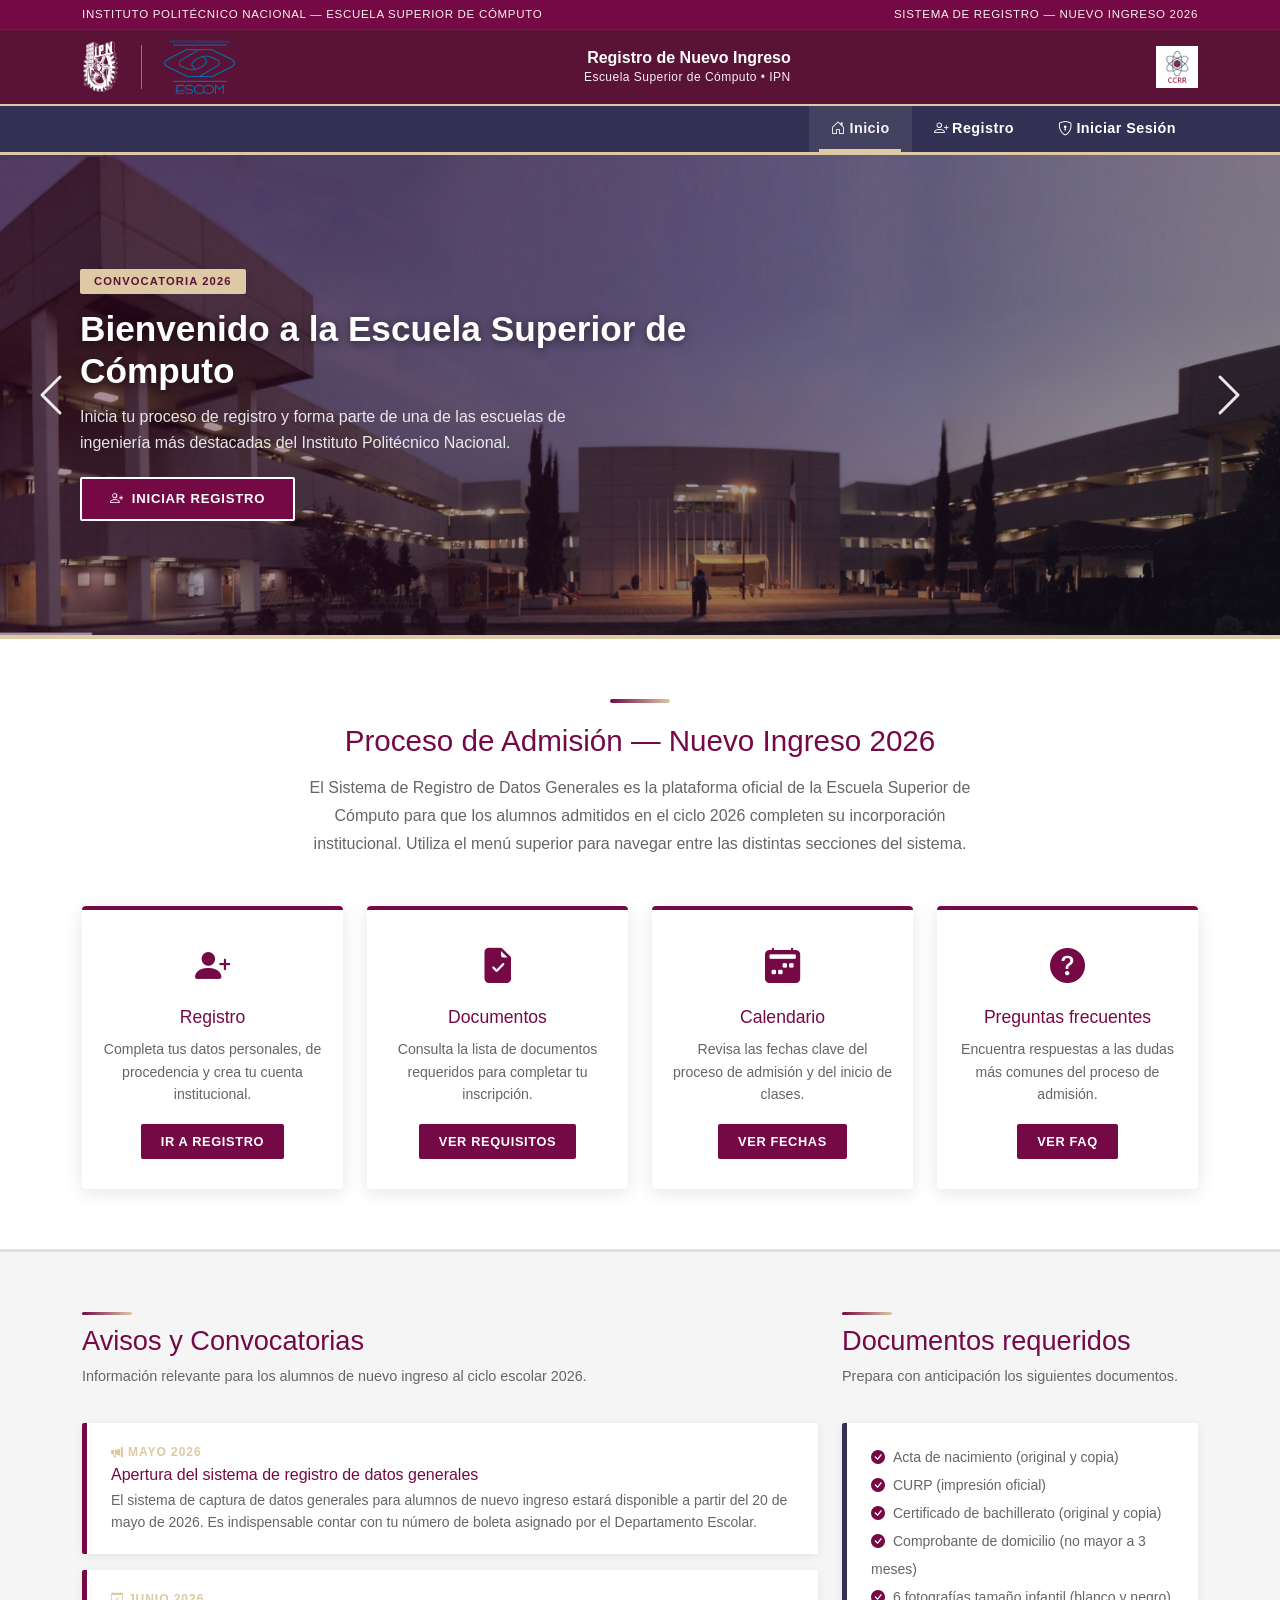
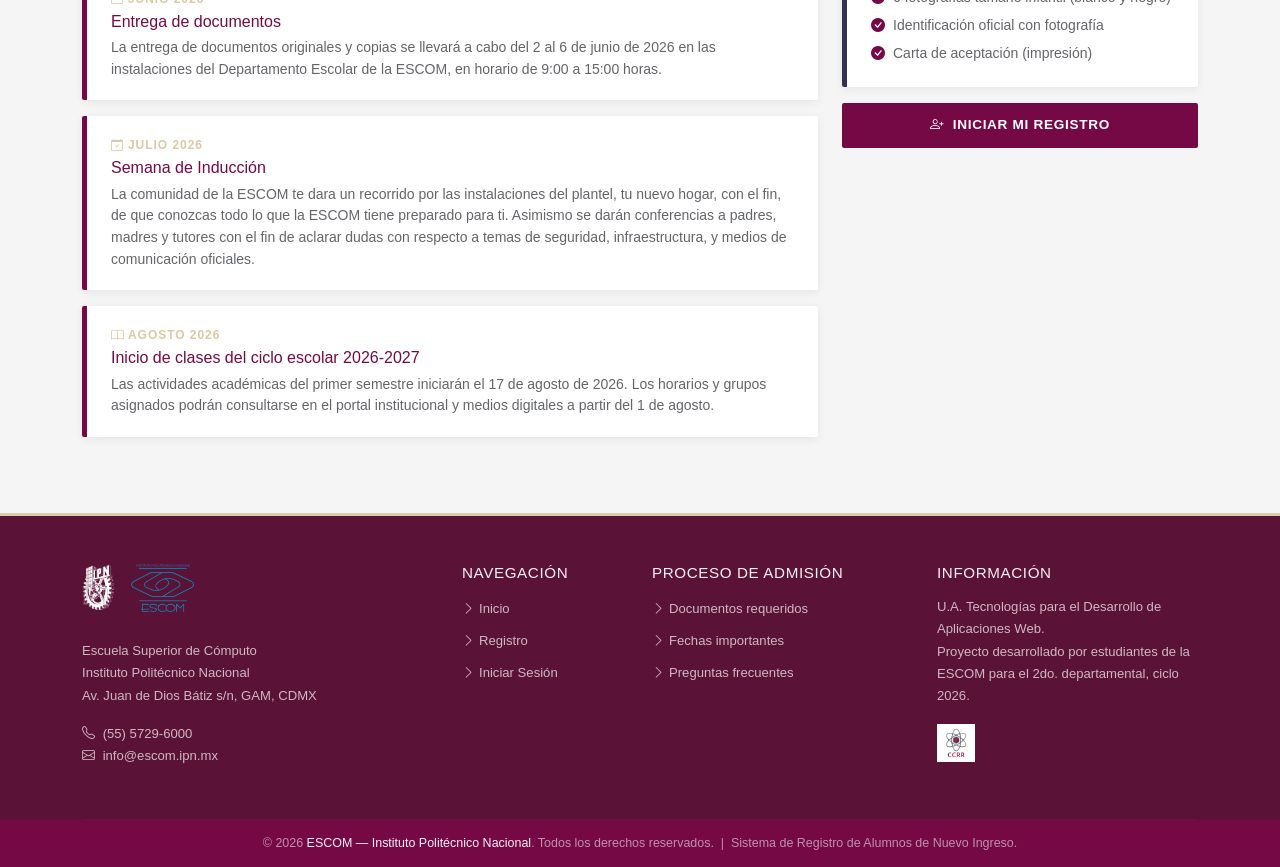
<file: index.html>
<!DOCTYPE html>
<html lang="es">

<head>
    <meta charset="UTF-8" />
    <meta name="viewport" content="width=device-width, initial-scale=1.0" />
    <meta name="description"
        content="Realiza tu registro de datos generales como alumno de nuevo ingreso en la ESCOM. Completa tu proceso de admisión 2026 en línea. Escuela Superior de Cómputo IPN." />
    <title>Registro Nuevo Ingreso ESCOM 2026 | IPN oficial</title>
    <link rel="shortcut icon" href="docs/img/logoEquipo.png" type="image/x-icon">


    <!-- Bootstrap 5 CDN -->
    <link rel="stylesheet" href="https://cdn.jsdelivr.net/npm/bootstrap@5.3.3/dist/css/bootstrap.min.css"
        integrity="sha384-QWTKZyjpPEjISv5WaRU9OFeRpok6YctnYmDr5pNlyT2bRjXh0JMhjY6hW+ALEwIH" crossorigin="anonymous" />

    <!-- Bootstrap Icons CDN -->
    <link rel="stylesheet" href="https://cdn.jsdelivr.net/npm/bootstrap-icons@1.11.3/font/bootstrap-icons.min.css" />

    <!-- Google Fonts: Playfair Display + Source Serif 4 -->
    <link rel="preconnect" href="https://fonts.googleapis.com" />
    <link rel="preconnect" href="https://fonts.gstatic.com" crossorigin />
    <link
        href="https://fonts.googleapis.com/css2?family=Playfair+Display:wght@600;700;800&family=Source+Serif+4:wght@400;600;700&display=swap"
        rel="stylesheet" />

    <!-- Estilos globales del proyecto -->
    <link rel="stylesheet" href="docs/css/style.css" />
</head>

<body>

    <!-- ======================================================
    ENCABEZADO / NAVBAR
    ====================================================== -->
    <header>
        <nav class="navbar-institucional" aria-label="Navegación principal">

            <!-- Banda superior institucional -->
            <div class="navbar-banda-superior">
                <div class="container d-flex justify-content-between align-items-center">
                    <span class="text-institucional">
                        Instituto Politécnico Nacional — Escuela Superior de Cómputo
                    </span>
                    <span class="text-institucional d-none d-md-inline">
                        Sistema de Registro &mdash; Nuevo Ingreso 2026
                    </span>
                </div>
            </div>

            <!-- Bloque de logos y título -->
            <div class="navbar-logos-block">
                <div class="container d-flex align-items-center justify-content-between">

                    <!-- Logos institucionales (izquierda) -->
                    <div class="d-flex align-items-center gap-2">
                        <a href="https://www.ipn.mx/" target="_blank" aria-label="Inicio IPN">
                            <img src="docs/img/logo-ipn-blanco.png" alt="Logotipo del Instituto Politécnico Nacional"
                                class="navbar-logo-img" />
                        </a>
                        <div class="navbar-logo-divider d-none d-sm-block"></div>
                        <a href="https://www.escom.ipn.mx/" target="_blank" aria-label="Inicio ESCOM">
                            <img src="docs/img/logoEscom.png" alt="Logotipo de la Escuela Superior de Cómputo"
                                class="navbar-logo-img" />
                        </a>
                    </div>

                    <!-- Título del sistema (centro/derecha) -->
                    <div class="d-none d-lg-block text-end">
                        <div class="navbar-titulo">Registro de Nuevo Ingreso</div>
                        <div class="navbar-subtitulo">Escuela Superior de Cómputo &bull; IPN</div>
                    </div>

                    <!-- Logo del equipo (extremo derecho) -->
                    <div class="d-none d-md-flex align-items-center ms-3">
                        <img src="docs/img/logoEquipo.png" alt="Logotipo del equipo de desarrollo"
                            class="navbar-logo-img" style="height: 42px;" />
                    </div>
                </div>
            </div>

            <!-- Barra de navegación -->
            <div class="navbar-nav-bar">
                <div class="container">
                    <nav class="navbar navbar-expand-md p-0" aria-label="Menú principal">
                        <!-- Botón hamburguesa para móvil -->
                        <button class="navbar-toggler ms-auto my-1" type="button" data-bs-toggle="collapse"
                            data-bs-target="#menuPrincipal" aria-controls="menuPrincipal" aria-expanded="false"
                            aria-label="Abrir menú">
                            <span class="navbar-toggler-icon"></span>
                        </button>

                        <!-- Links del menú -->
                        <div class="collapse navbar-collapse" id="menuPrincipal">
                            <ul class="navbar-nav ms-auto">
                                <li class="nav-item">
                                    <a class="nav-link active" aria-current="page" href="index.html">
                                        <i class="bi bi-house-door me-1"></i>Inicio
                                    </a>
                                </li>
                                <li class="nav-item">
                                    <a class="nav-link" href="registro.html">
                                        <i class="bi bi-person-plus me-1"></i>Registro
                                    </a>
                                </li>
                                <li class="nav-item">
                                    <a class="nav-link" href="login.html">
                                        <i class="bi bi-shield-lock me-1"></i>Iniciar Sesión
                                    </a>
                                </li>
                            </ul>
                        </div>
                    </nav>
                </div>
            </div>

        </nav>
    </header>
    <!-- /NAVBAR -->


    <!-- ======================================================
       CONTENIDO PRINCIPAL
       ====================================================== -->
    <main>

        <!-- ---- SLIDER / CAROUSEL ---- -->
        <section aria-label="Noticias y avisos para nuevo ingreso">
            <div id="carouselEscom" class="carousel slide" data-bs-ride="carousel" data-bs-touch="true">

                <!-- Diapositivas -->
                <div class="carousel-inner">

                    <!-- Diapositiva 1 — Bienvenida y registro -->
                    <div class="carousel-item active">
                        <img src="docs/img/fondo1.jpg" class="d-block w-100"
                            alt="Inicio del proceso de registro para alumnos de nuevo ingreso ESCOM 2026" />
                        <div class="carousel-caption">
                            <span class="badge-categoria">Convocatoria 2026</span>
                            <h2>Bienvenido a la Escuela Superior de Cómputo</h2>
                            <p>
                                Inicia tu proceso de registro y forma parte de una de las escuelas
                                de ingeniería más destacadas del Instituto Politécnico Nacional.
                            </p>
                            <a href="registro.html" class="btn-slider">
                                <i class="bi bi-person-plus me-2"></i>Iniciar registro
                            </a>
                        </div>s
                    </div>

                    <!-- Diapositiva 2 — Fechas importantes -->
                    <div class="carousel-item">
                        <img src="docs/img/FONDO2.jpg" class="d-block w-100"
                            alt="Calendario de fechas importantes para alumnos de nuevo ingreso" />
                        <div class="carousel-caption">
                            <span class="badge-categoria">Fechas importantes</span>
                            <h2>Conoce el Calendario Escolar y los Plazos de Inscripción</h2>
                            <p>
                                Consulta las fechas límite para la entrega de documentos, la
                                asignación de grupos y el inicio del ciclo escolar 2026.
                            </p>
                            <a href="#avisos" class="btn-slider">
                                <i class="bi bi-calendar-event me-2"></i>Ver fechas
                            </a>
                        </div>
                    </div>

                    <!-- Diapositiva 3 — Oferta educativa -->
                    <div class="carousel-item">
                        <img src="docs/img/FONDO3.png" class="d-block w-100"
                            alt="Oferta educativa y carreras en ESCOM IPN" />
                        <div class="carousel-caption">
                            <span class="badge-categoria">Oferta educativa</span>
                            <h2>Carreras en Ingeniería en Sistemas, Inteligencia Artificial y Ciencias de Datos</h2>
                            <p>
                                La ESCOM ofrece programas de licenciatura de excelencia con
                                reconocimiento nacional en el campo de la computación y la tecnología.
                            </p>
                            <a href="#bienvenida" class="btn-slider">
                                <i class="bi bi-mortarboard me-2"></i>Conocer más
                            </a>
                        </div>
                    </div>

                </div>
                <!-- /carousel-inner -->

                <!-- Control anterior -->
                <button class="carousel-control-prev" type="button" data-bs-target="#carouselEscom" data-bs-slide="prev">
                    <span class="carousel-control-prev-icon" aria-hidden="true"></span>
                    <span class="visually-hidden">Anterior</span>
                </button>

                <!-- Control siguiente -->
                <button class="carousel-control-next" type="button" data-bs-target="#carouselEscom" data-bs-slide="next">
                    <span class="carousel-control-next-icon" aria-hidden="true"></span>
                    <span class="visually-hidden">Siguiente</span>
                </button>

            </div>
        </section>
        <!-- /SLIDER -->


        <!-- ---- SECCIÓN DE BIENVENIDA ---- -->
        <section class="seccion-bienvenida text-center" id="bienvenida">
            <div class="container">
                <div class="bienvenida-linea-decorativa"></div>
                <h2 class="bienvenida-titulo">Proceso de Admisión — Nuevo Ingreso 2026</h2>
                <p class="bienvenida-texto">
                    El Sistema de Registro de Datos Generales es la plataforma oficial de la
                    Escuela Superior de Cómputo para que los alumnos admitidos en el ciclo
                    2026 completen su incorporación institucional. Utiliza el menú superior
                    para navegar entre las distintas secciones del sistema.
                </p>

                <!-- Tarjetas de acceso rápido -->
                <div class="row g-4 mt-4 justify-content-center">

                    <div class="col-12 col-sm-6 col-lg-3">
                        <div class="card-acceso">
                            <span class="icono-acceso"><i class="bi bi-person-plus-fill"></i></span>
                            <h5>Registro</h5>
                            <p>Completa tus datos personales, de procedencia y crea tu cuenta institucional.</p>
                            <a href="registro.html" class="btn-card-acceso">Ir a registro</a>
                        </div>
                    </div>

                    <div class="col-12 col-sm-6 col-lg-3">
                        <div class="card-acceso">
                            <span class="icono-acceso"><i class="bi bi-file-earmark-check-fill"></i></span>
                            <h5>Documentos</h5>
                            <p>Consulta la lista de documentos requeridos para completar tu inscripción.</p>
                            <a href="#avisos" class="btn-card-acceso">Ver requisitos</a>
                        </div>
                    </div>

                    <div class="col-12 col-sm-6 col-lg-3">
                        <div class="card-acceso">
                            <span class="icono-acceso"><i class="bi bi-calendar2-week-fill"></i></span>
                            <h5>Calendario</h5>
                            <p>Revisa las fechas clave del proceso de admisión y del inicio de clases.</p>
                            <a href="#avisos" class="btn-card-acceso">Ver fechas</a>
                        </div>
                    </div>

                    <div class="col-12 col-sm-6 col-lg-3">
                        <div class="card-acceso">
                            <span class="icono-acceso"><i class="bi bi-question-circle-fill"></i></span>
                            <h5>Preguntas frecuentes</h5>
                            <p>Encuentra respuestas a las dudas más comunes del proceso de admisión.</p>
                            <a href="#avisos" class="btn-card-acceso">Ver FAQ</a>
                        </div>
                    </div>

                </div>
            </div>
        </section>
        <!-- /BIENVENIDA -->


        <!-- ---- SECCIÓN DE AVISOS ---- -->
        <section class="seccion-avisos" id="avisos">
            <div class="container">
                <div class="row">

                    <!-- Columna de avisos principales -->
                    <div class="col-12 col-lg-8">
                        <div class="linea-seccion"></div>
                        <h2 class="titulo-seccion">Avisos y Convocatorias</h2>
                        <p class="subtitulo-seccion">
                            Información relevante para los alumnos de nuevo ingreso al ciclo escolar 2026.
                        </p>

                        <div class="aviso-card">
                            <div class="aviso-fecha">
                                <i class="bi bi-megaphone-fill me-1"></i>Mayo 2026
                            </div>
                            <h3 class="aviso-titulo">
                                Apertura del sistema de registro de datos generales
                            </h3>
                            <p class="aviso-desc">
                                El sistema de captura de datos generales para alumnos de nuevo ingreso
                                estará disponible a partir del 20 de mayo de 2026. Es indispensable
                                contar con tu número de boleta asignado por el Departamento Escolar.
                            </p>
                        </div>

                        <div class="aviso-card">
                            <div class="aviso-fecha">
                                <i class="bi bi-calendar-check me-1"></i>Junio 2026
                            </div>
                            <h3 class="aviso-titulo">
                                Entrega de documentos
                            </h3>
                            <p class="aviso-desc">
                                La entrega de documentos originales y copias se llevará a cabo del
                                2 al 6 de junio de 2026 en las instalaciones del Departamento Escolar
                                de la ESCOM, en horario de 9:00 a 15:00 horas.
                            </p>
                        </div>

                        
                        <div class="aviso-card">
                            <div class="aviso-fecha">
                                <i class="bi bi-calendar-check me-1"></i>Julio 2026
                            </div>
                            <h3 class="aviso-titulo">
                                Semana de Inducción 
                            </h3>
                            <p class="aviso-desc">
                                La comunidad de la ESCOM te dara un recorrido por las instalaciones
                                del plantel, tu nuevo hogar, con el fin, de que conozcas todo lo que
                                la ESCOM tiene preparado para ti.
                                Asimismo se darán conferencias a padres, madres y tutores con el fin 
                                de aclarar dudas con respecto a temas de seguridad, infraestructura,
                                y medios de comunicación oficiales. 
                            </p>
                        </div>

                        <div class="aviso-card">
                            <div class="aviso-fecha">
                                <i class="bi bi-book me-1"></i>Agosto 2026
                            </div>
                            <h3 class="aviso-titulo">
                                Inicio de clases del ciclo escolar 2026-2027
                            </h3>
                            <p class="aviso-desc">
                                Las actividades académicas del primer semestre iniciarán el 17 de agosto
                                de 2026. Los horarios y grupos asignados podrán consultarse en el portal
                                institucional y medios digitales a partir del 1 de agosto.
                            </p>
                        </div>

                    </div>

                    <!-- Columna lateral: requisitos -->
                    <div class="col-12 col-lg-4 mt-4 mt-lg-0">
                        <div class="linea-seccion"></div>
                        <h2 class="titulo-seccion">Documentos requeridos</h2>
                        <p class="subtitulo-seccion">
                            Prepara con anticipación los siguientes documentos.
                        </p>

                        <div class="aviso-card" style="border-left-color: var(--escom-blue);">
                            <ul class="list-unstyled mb-0"
                                style="font-size: 0.875rem; color: var(--text-mid); line-height: 2;">
                                <li><i class="bi bi-check-circle-fill text-guinda me-2"></i>Acta de nacimiento (original
                                    y copia)</li>
                                <li><i class="bi bi-check-circle-fill text-guinda me-2"></i>CURP (impresión oficial)
                                </li>
                                <li><i class="bi bi-check-circle-fill text-guinda me-2"></i>Certificado de bachillerato
                                    (original y copia)</li>
                                <li><i class="bi bi-check-circle-fill text-guinda me-2"></i>Comprobante de domicilio (no
                                    mayor a 3 meses)</li>
                                <li><i class="bi bi-check-circle-fill text-guinda me-2"></i>6 fotografías tamaño
                                    infantil (blanco y negro)</li>
                                <li><i class="bi bi-check-circle-fill text-guinda me-2"></i>Identificación oficial con
                                    fotografía</li>
                                <li><i class="bi bi-check-circle-fill text-guinda me-2"></i>Carta de aceptación
                                    (impresión)</li>
                            </ul>
                        </div>

                        <div class="mt-3 text-center">
                            <a href="registro.html" class="btn-institucional d-inline-block w-100">
                                <i class="bi bi-person-plus me-2"></i>Iniciar mi registro
                            </a>
                        </div>
                    </div>

                </div>
            </div>
        </section>
        <!-- /AVISOS -->

    </main>
    <!-- /MAIN -->


    <!-- ======================================================
       FOOTER
       ====================================================== -->
    <footer class="footer-institucional" aria-label="Pie de página institucional">
        <div class="container">
            <div class="row g-4">

                <!-- Columna: logos e información general -->
                <div class="col-12 col-md-4">
                    <div class="d-flex align-items-center gap-3 mb-3">
                        <a href="https://www.ipn.mx/" target="_blank" aria-label="Inicio IPN">
                            <img src="docs/img/logo-ipn-blanco.png" alt="IPN" class="footer-logo-img" />
                        </a>
                        <a href="https://www.escom.ipn.mx/" target="_blank" aria-label="Inicio ESCOM">
                            <img src="docs/img/logoEscom.png" alt="ESCOM" class="footer-logo-img" />
                        </a>
                    </div>
                    <p class="footer-texto">
                        Escuela Superior de Cómputo<br />
                        Instituto Politécnico Nacional<br />
                        Av. Juan de Dios Bátiz s/n, GAM, CDMX
                    </p>
                    <p class="footer-texto mt-2">
                        <i class="bi bi-telephone me-1"></i> (55) 5729-6000<br />
                        <i class="bi bi-envelope me-1"></i> info@escom.ipn.mx
                    </p>
                </div>

                <!-- Columna: navegación -->
                <div class="col-6 col-md-2">
                    <h3 class="footer-titulo-col">Navegación</h3>
                    <ul class="footer-link-list">
                        <li><a href="index.html"><i class="bi bi-chevron-right me-1"></i>Inicio</a></li>
                        <li><a href="registro.html"><i class="bi bi-chevron-right me-1"></i>Registro</a></li>
                        <li><a href="login.html"><i class="bi bi-chevron-right me-1"></i>Iniciar Sesión</a></li>
                    </ul>
                </div>

                <!-- Columna: información del proceso -->
                <div class="col-6 col-md-3">
                    <h3 class="footer-titulo-col">Proceso de admisión</h3>
                    <ul class="footer-link-list">
                        <li><a href="#avisos"><i class="bi bi-chevron-right me-1"></i>Documentos requeridos</a></li>
                        <li><a href="#avisos"><i class="bi bi-chevron-right me-1"></i>Fechas importantes</a></li>
                        <li><a href="#avisos"><i class="bi bi-chevron-right me-1"></i>Preguntas frecuentes</a></li>
                    </ul>
                </div>

                <!-- Columna: aviso legal / logo equipo -->
                <div class="col-12 col-md-3">
                    <h3 class="footer-titulo-col">Información</h3>
                    <p class="footer-texto">
                        U.A. Tecnologías para el Desarrollo de Aplicaciones Web.<br />
                        Proyecto desarrollado por estudiantes de la ESCOM para el
                        2do. departamental, ciclo 2026.
                    </p>
                    <div class="mt-3">
                        <img src="docs/img/logoEquipo.png" alt="Logo del equipo de desarrollo"
                            style="height: 38px; object-fit: contain; filter: brightness(1.1);"/>
                    </div>
                </div>

            </div>

            <hr class="footer-divider" />
        </div>

        <!-- Franja de derechos -->
        <div class="footer-copy">
            &copy; 2026 <span>ESCOM &mdash; Instituto Politécnico Nacional</span>.
            Todos los derechos reservados. &nbsp;|&nbsp;
            Sistema de Registro de Alumnos de Nuevo Ingreso.
        </div>
    </footer>
    <!-- /FOOTER -->


    <!-- Bootstrap 5 JS Bundle (Popper incluido) -->
    <script src="https://cdn.jsdelivr.net/npm/bootstrap@5.3.3/dist/js/bootstrap.bundle.min.js"
        integrity="sha384-YvpcrYf0tY3lHB60NNkmXc4s9bIOgUxi8T/jzmAqZF7SbGrAlYS9d4KFoSXHXMR"
        crossorigin="anonymous"></script>

    <!-- Script mínimo de Persona 1: activar nav-link correcto según página -->
    <script>
    (function () {
        const currentPage = window.location.pathname.split('/').pop() || 'index.html';
        document.querySelectorAll('.navbar-nav-bar .nav-link').forEach(function (link) {
            const href = link.getAttribute('href');
            if (href === currentPage) {
                link.classList.add('active');
                link.setAttribute('aria-current', 'page');
            } else {
                link.classList.remove('active');
                link.removeAttribute('aria-current');
            }
        });
    })();
    </script>
<script src="https://cdn.jsdelivr.net/npm/bootstrap@5.3.3/dist/js/bootstrap.bundle.min.js"></script>
</body>

</html>
</file>
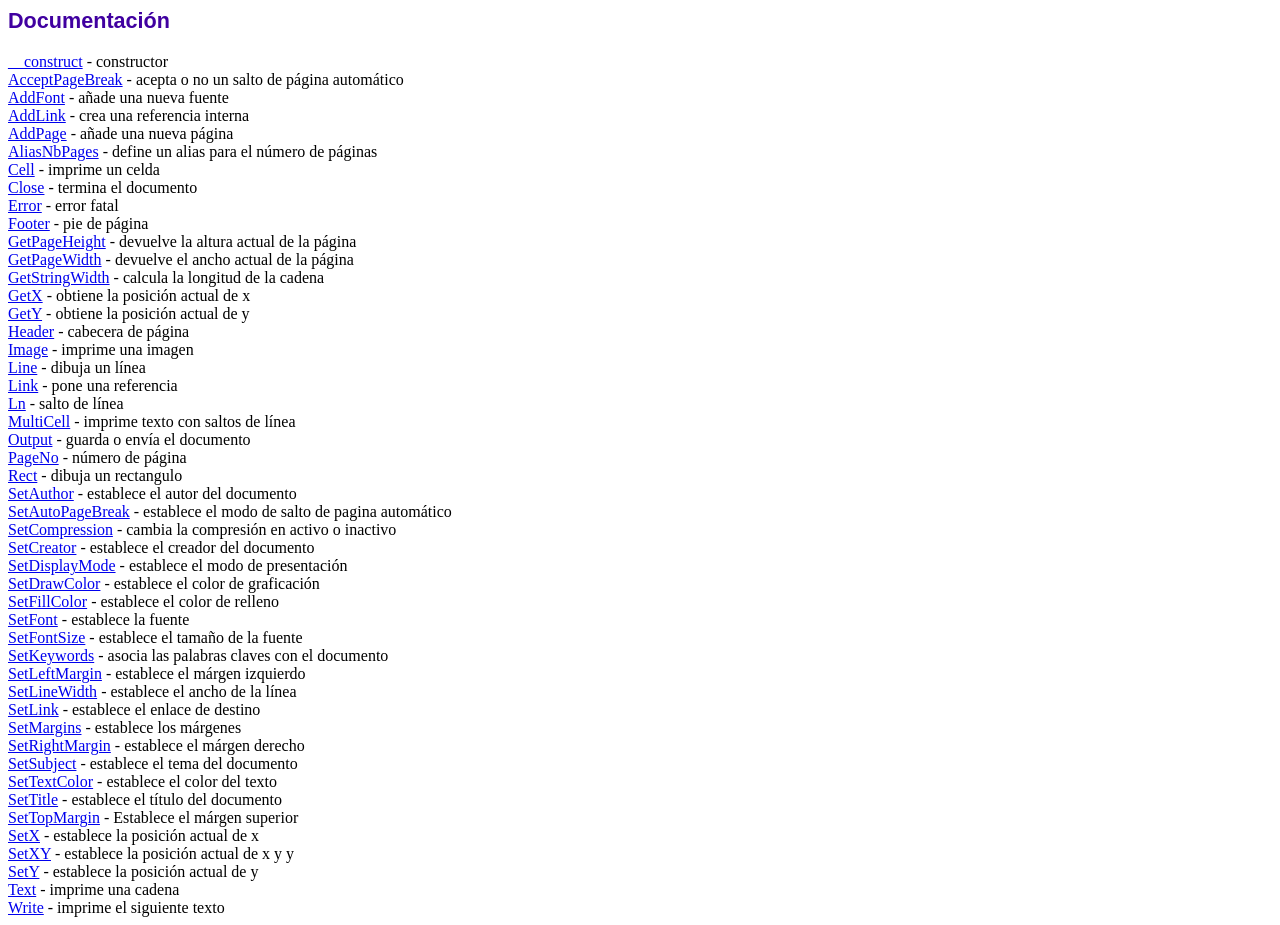
<file: docs/php/fpdf/doc/index.htm>
<!DOCTYPE html PUBLIC "-//W3C//DTD HTML 4.01 Transitional//EN">
<html>
<head>
<meta http-equiv="Content-Type" content="text/html; charset=UTF-8">
<title>Documentación</title>
<link type="text/css" rel="stylesheet" href="../fpdf.css">
</head>
<body>
<h1>Documentación</h1>
<a href="__construct.htm">__construct</a> - constructor<br>
<a href="acceptpagebreak.htm">AcceptPageBreak</a> - acepta o no un salto de página automático<br>
<a href="addfont.htm">AddFont</a> - añade una nueva fuente<br>
<a href="addlink.htm">AddLink</a> - crea una referencia interna<br>
<a href="addpage.htm">AddPage</a> - añade una nueva página<br>
<a href="aliasnbpages.htm">AliasNbPages</a> - define un alias para el número de páginas<br>
<a href="cell.htm">Cell</a> - imprime un celda<br>
<a href="close.htm">Close</a> - termina el documento<br>
<a href="error.htm">Error</a> - error fatal<br>
<a href="footer.htm">Footer</a> - pie de página<br>
<a href="getpageheight.htm">GetPageHeight</a> - devuelve la altura actual de la página<br>
<a href="getpagewidth.htm">GetPageWidth</a> - devuelve el ancho actual de la página<br>
<a href="getstringwidth.htm">GetStringWidth</a> - calcula la longitud de la cadena<br>
<a href="getx.htm">GetX</a> - obtiene la posición actual de x<br>
<a href="gety.htm">GetY</a> - obtiene la posición actual de y<br>
<a href="header.htm">Header</a> - cabecera de página<br>
<a href="image.htm">Image</a> - imprime una imagen<br>
<a href="line.htm">Line</a> - dibuja un línea<br>
<a href="link.htm">Link</a> - pone una referencia<br>
<a href="ln.htm">Ln</a> - salto de línea<br>
<a href="multicell.htm">MultiCell</a> - imprime texto con saltos de línea<br>
<a href="output.htm">Output</a> - guarda o envía el documento<br>
<a href="pageno.htm">PageNo</a> - número de página<br>
<a href="rect.htm">Rect</a> - dibuja un rectangulo<br>
<a href="setauthor.htm">SetAuthor</a> - establece el autor del documento<br>
<a href="setautopagebreak.htm">SetAutoPageBreak</a> - establece el modo de salto de pagina automático<br>
<a href="setcompression.htm">SetCompression</a> - cambia la compresión en activo o inactivo<br>
<a href="setcreator.htm">SetCreator</a> - establece el creador del documento<br>
<a href="setdisplaymode.htm">SetDisplayMode</a> - establece el modo de presentación<br>
<a href="setdrawcolor.htm">SetDrawColor</a> - establece el color de graficación<br>
<a href="setfillcolor.htm">SetFillColor</a> - establece el color de relleno<br>
<a href="setfont.htm">SetFont</a> - establece la fuente<br>
<a href="setfontsize.htm">SetFontSize</a> - establece el tamaño de la fuente<br>
<a href="setkeywords.htm">SetKeywords</a> - asocia las palabras claves con el documento<br>
<a href="setleftmargin.htm">SetLeftMargin</a> - establece el márgen izquierdo<br>
<a href="setlinewidth.htm">SetLineWidth</a> - establece el ancho de la línea<br>
<a href="setlink.htm">SetLink</a> - establece el enlace de destino<br>
<a href="setmargins.htm">SetMargins</a> - establece los márgenes<br>
<a href="setrightmargin.htm">SetRightMargin</a> - establece el márgen derecho<br>
<a href="setsubject.htm">SetSubject</a> - establece el tema del documento<br>
<a href="settextcolor.htm">SetTextColor</a> - establece el color del texto<br>
<a href="settitle.htm">SetTitle</a> - establece el título del documento<br>
<a href="settopmargin.htm">SetTopMargin</a> - Establece el márgen superior<br>
<a href="setx.htm">SetX</a> - establece la posición actual de x<br>
<a href="setxy.htm">SetXY</a> - establece la posición actual de x y y<br>
<a href="sety.htm">SetY</a> - establece la posición actual de y<br>
<a href="text.htm">Text</a> - imprime una cadena<br>
<a href="write.htm">Write</a> - imprime el siguiente texto<br>
</body>
</html>
</file>
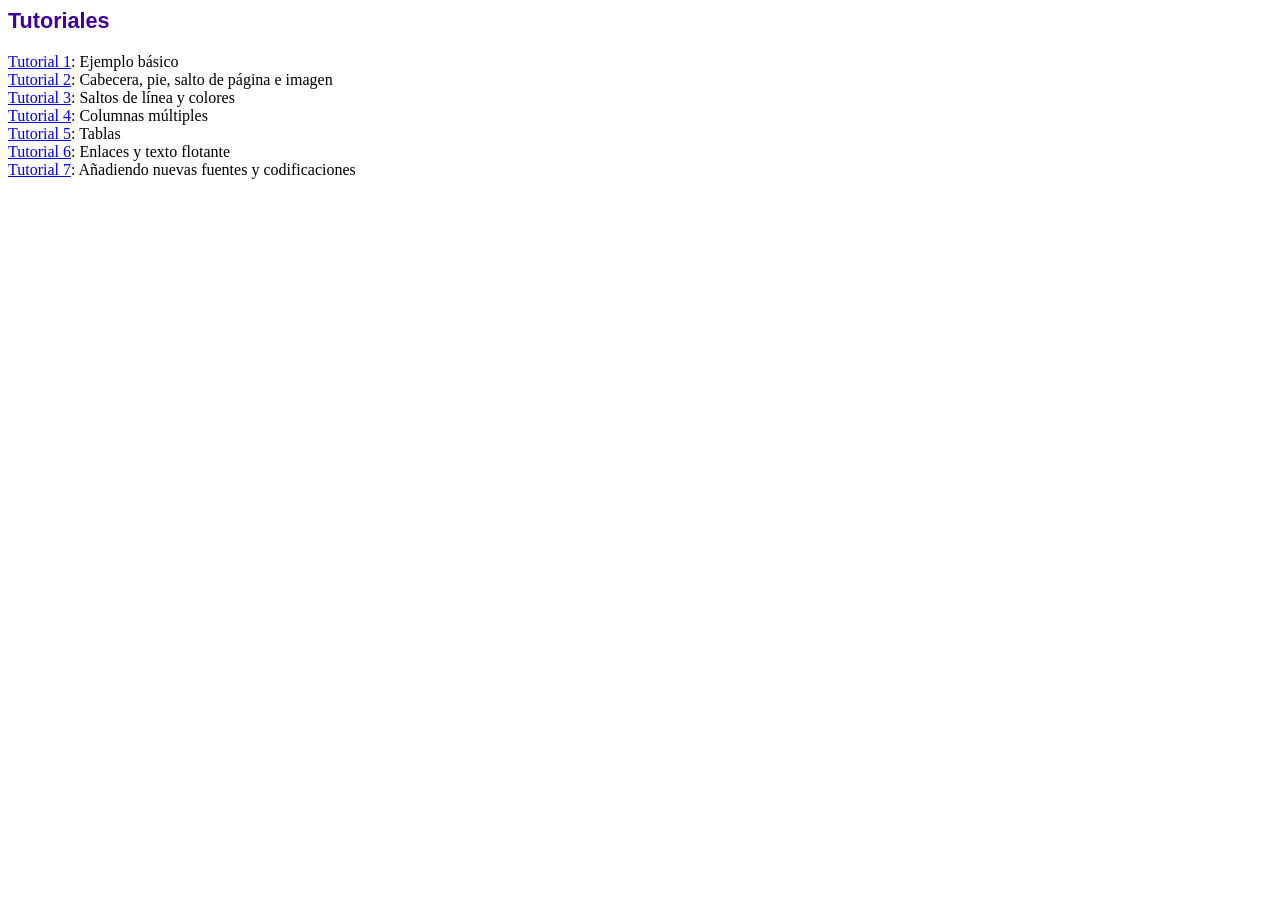
<file: docs/php/fpdf/tutorial/index.htm>
<!DOCTYPE html PUBLIC "-//W3C//DTD HTML 4.01 Transitional//EN">
<html>
<head>
<meta http-equiv="Content-Type" content="text/html; charset=UTF-8">
<title>Tutoriales</title>
<link type="text/css" rel="stylesheet" href="../fpdf.css">
</head>
<body>
<h1>Tutoriales</h1>
<ul style="list-style-type:none; margin-left:0; padding-left:0">
<li><a href="tuto1.htm">Tutorial 1</a>: Ejemplo básico</li>
<li><a href="tuto2.htm">Tutorial 2</a>: Cabecera, pie, salto de página e imagen</li>
<li><a href="tuto3.htm">Tutorial 3</a>: Saltos de línea y colores</li>
<li><a href="tuto4.htm">Tutorial 4</a>: Columnas múltiples</li>
<li><a href="tuto5.htm">Tutorial 5</a>: Tablas</li>
<li><a href="tuto6.htm">Tutorial 6</a>: Enlaces y texto flotante</li>
<li><a href="tuto7.htm">Tutorial 7</a>: Añadiendo nuevas fuentes y codificaciones</li>
</ul>
</body>
</html>
</file>
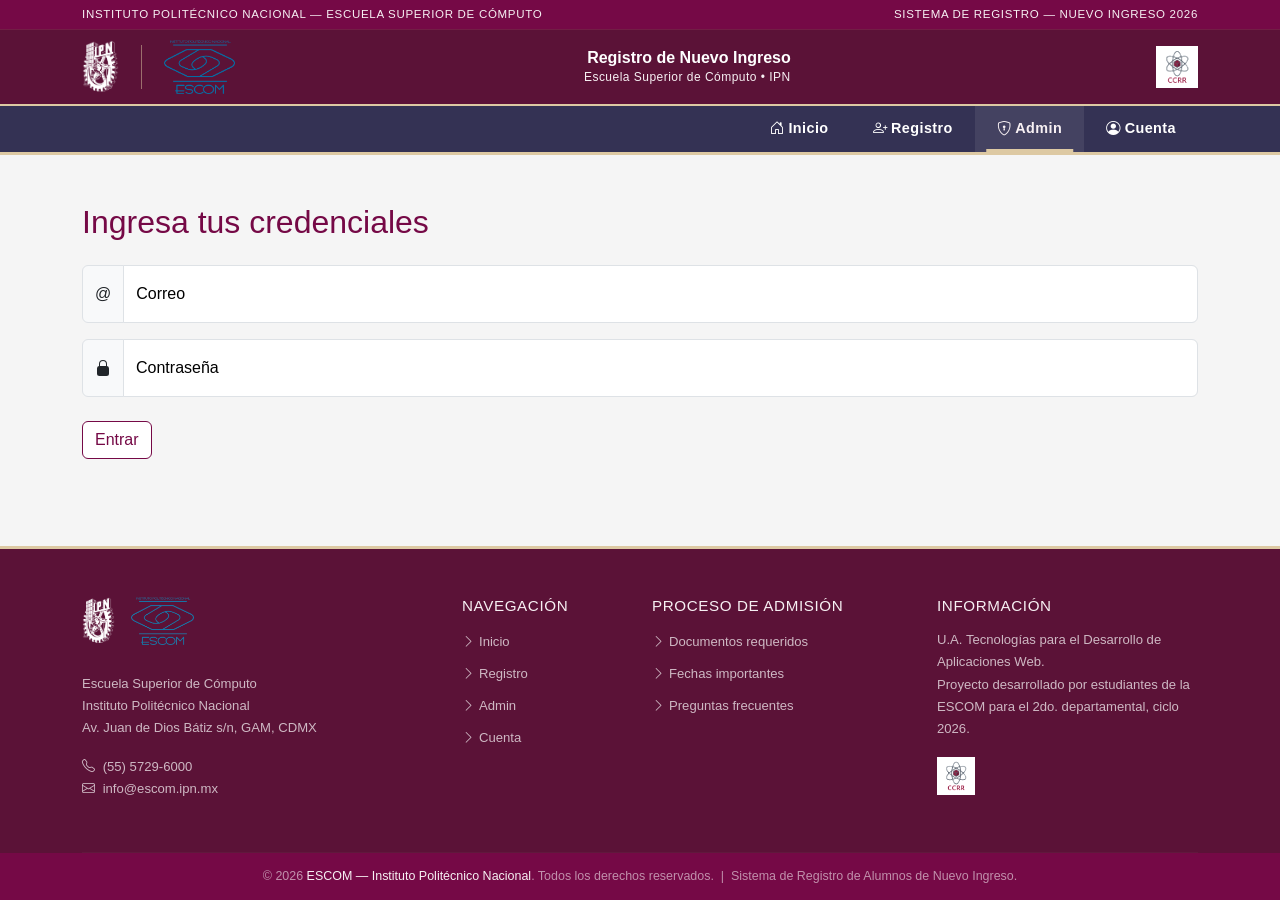
<file: admin.html>
<!DOCTYPE html>
<html lang="es">

<head>
    <meta charset="UTF-8" />
    <meta name="viewport" content="width=device-width, initial-scale=1.0" />
    <meta name="description"
        content="Realiza tu registro de datos generales como alumno de nuevo ingreso en la ESCOM. Completa tu proceso de admisión 2026 en línea. Escuela Superior de Cómputo IPN." />
    <title>Admin</title>
    <link rel="shortcut icon" href="docs/img/logoEquipo.png" type="image/x-icon">


    <!-- Bootstrap 5 CDN -->
    <link rel="stylesheet" href="https://cdn.jsdelivr.net/npm/bootstrap@5.3.3/dist/css/bootstrap.min.css"
        integrity="sha384-QWTKZyjpPEjISv5WaRU9OFeRpok6YctnYmDr5pNlyT2bRjXh0JMhjY6hW+ALEwIH" crossorigin="anonymous" />

    <!-- Bootstrap Icons CDN -->
    <link rel="stylesheet" href="https://cdn.jsdelivr.net/npm/bootstrap-icons@1.11.3/font/bootstrap-icons.min.css" />

    <!-- Google Fonts: Playfair Display + Source Serif 4 -->
    <link rel="preconnect" href="https://fonts.googleapis.com" />
    <link rel="preconnect" href="https://fonts.gstatic.com" crossorigin />
    <link
        href="https://fonts.googleapis.com/css2?family=Playfair+Display:wght@600;700;800&family=Source+Serif+4:wght@400;600;700&display=swap"
        rel="stylesheet" />

    <!-- Estilos globales del proyecto -->
    <link rel="stylesheet" href="docs/css/style.css" />
</head>

<body>

    <!-- ======================================================
    ENCABEZADO / NAVBAR
    ====================================================== -->
    <header>
        <nav class="navbar-institucional" aria-label="Navegación principal">

            <!-- Banda superior institucional -->
            <div class="navbar-banda-superior">
                <div class="container d-flex justify-content-between align-items-center">
                    <span class="text-institucional">
                        Instituto Politécnico Nacional — Escuela Superior de Cómputo
                    </span>
                    <span class="text-institucional d-none d-md-inline">
                        Sistema de Registro &mdash; Nuevo Ingreso 2026
                    </span>
                </div>
            </div>

            <!-- Bloque de logos y título -->
            <div class="navbar-logos-block">
                <div class="container d-flex align-items-center justify-content-between">

                    <!-- Logos institucionales (izquierda) -->
                    <div class="d-flex align-items-center gap-2">
                        <a href="https://www.ipn.mx" target="_blank" aria-label="Inicio IPN">
                            <img src="docs/img/logo-ipn-blanco.png" alt="Logotipo del Instituto Politécnico Nacional"
                                class="navbar-logo-img" />
                        </a>
                        <div class="navbar-logo-divider d-none d-sm-block"></div>
                        <a href="https://www.escom.ipn.mx" target="_blank" aria-label="Inicio ESCOM">
                            <img src="docs/img/logoEscom.png" alt="Logotipo de la Escuela Superior de Cómputo"
                                class="navbar-logo-img" />
                        </a>
                    </div>

                    <!-- Título del sistema (centro/derecha) -->
                    <div class="d-none d-lg-block text-end">
                        <div class="navbar-titulo">Registro de Nuevo Ingreso</div>
                        <div class="navbar-subtitulo">Escuela Superior de Cómputo &bull; IPN</div>
                    </div>

                    <!-- Logo del equipo (extremo derecho) -->
                    <div class="d-none d-md-flex align-items-center ms-3">
                        <img src="docs/img/logoEquipo.png" alt="Logotipo del equipo de desarrollo"
                            class="navbar-logo-img" style="height: 42px;" />
                    </div>
                </div>
            </div>

            <!-- Barra de navegación -->
            <div class="navbar-nav-bar">
                <div class="container">
                    <nav class="navbar navbar-expand-md p-0" aria-label="Menú principal">
                        <!-- Botón hamburguesa para móvil -->
                        <button class="navbar-toggler ms-auto my-1" type="button" data-bs-toggle="collapse"
                            data-bs-target="#menuPrincipal" aria-controls="menuPrincipal" aria-expanded="false"
                            aria-label="Abrir menú">
                            <span class="navbar-toggler-icon"></span>
                        </button>

                        <!-- Links del menú -->
                        <div class="collapse navbar-collapse" id="menuPrincipal">
                            <ul class="navbar-nav ms-auto">
                                <li class="nav-item">
                                    <a class="nav-link active" aria-current="page" href="index.html">
                                        <i class="bi bi-house-door me-1"></i>Inicio
                                    </a>
                                </li>
                                <li class="nav-item">
                                    <a class="nav-link" href="registro.html">
                                        <i class="bi bi-person-plus me-1"></i>Registro
                                    </a>
                                </li>
                                <li class="nav-item">
                                    <a class="nav-link" href="admin.html">
                                        <i class="bi bi-shield-lock me-1"></i>Admin
                                    </a>
                                </li>
                                <li class="nav-item">
                                    <a class="nav-link" href="cuenta.html">
                                        <i class="bi bi-person-circle me-1"></i>Cuenta
                                    </a>
                                </li>
                            </ul>
                        </div>
                    </nav>
                </div>
            </div>

        </nav>
    </header>
    <!-- /NAVBAR -->


    <!-- ======================================================
       CONTENIDO PRINCIPAL
       ====================================================== -->
    <main>
        <div class="container-sm my-5">
            <div class="mb-4">
                <h2>Ingresa tus credenciales</h2>
            </div>
            <form autocomplete="off">
                <div class="input-group mb-3">
                    <span class="input-group-text">@</span>
                    <div class="form-floating">
                        <input type="email" class="form-control" id="admin-correo" placeholder="Correo" required>
                        <label for="admin-correo">Correo</label>
                    </div>
                </div>
                <div class="input-group mb-4">
                    <span class="input-group-text">
                        <svg xmlns="http://www.w3.org/2000/svg" width="16" height="16" fill="currentColor" class="bi bi-lock-fill" viewBox="0 0 16 16">
                            <path fill-rule="evenodd" d="M8 0a4 4 0 0 1 4 4v2.05a2.5 2.5 0 0 1 2 2.45v5a2.5 2.5 0 0 1-2.5 2.5h-7A2.5 2.5 0 0 1 2 13.5v-5a2.5 2.5 0 0 1 2-2.45V4a4 4 0 0 1 4-4m0 1a3 3 0 0 0-3 3v2h6V4a3 3 0 0 0-3-3"/>
                        </svg>
                    </span>
                    <div class="form-floating">
                        <input type="password" class="form-control" id="admin-passwd" placeholder="Contraseña" required>
                        <label for="admin-passwd">Contraseña</label>
                    </div>
                </div>
                
                <button type="submit" class="btn btn-ipn">Entrar</button>
            </form>
        </div>
    </main>
    <!-- /MAIN -->


    <!-- ======================================================
       FOOTER
       ====================================================== -->
    <footer class="footer-institucional" aria-label="Pie de página institucional">
        <div class="container">
            <div class="row g-4">

                <!-- Columna: logos e información general -->
                <div class="col-12 col-md-4">
                    <div class="d-flex align-items-center gap-3 mb-3">
                        <a href="https://www.ipn.mx/" target="_blank" aria-label="Inicio IPN">
                            <img src="docs/img/logo-ipn-blanco.png" alt="IPN" class="footer-logo-img" />
                        </a>
                        <a href="https://www.escom.ipn.mx/" target="_blank" aria-label="Inicio ESCOM">
                            <img src="docs/img/logoEscom.png" alt="ESCOM" class="footer-logo-img" />
                        </a>
                    </div>
                    <p class="footer-texto">
                        Escuela Superior de Cómputo<br />
                        Instituto Politécnico Nacional<br />
                        Av. Juan de Dios Bátiz s/n, GAM, CDMX
                    </p>
                    <p class="footer-texto mt-2">
                        <i class="bi bi-telephone me-1"></i> (55) 5729-6000<br />
                        <i class="bi bi-envelope me-1"></i> info@escom.ipn.mx
                    </p>
                </div>

                <!-- Columna: navegación -->
                <div class="col-6 col-md-2">
                    <h3 class="footer-titulo-col">Navegación</h3>
                    <ul class="footer-link-list">
                        <li><a href="index.html"><i class="bi bi-chevron-right me-1"></i>Inicio</a></li>
                        <li><a href="registro.html"><i class="bi bi-chevron-right me-1"></i>Registro</a></li>
                        <li><a href="admin.html"><i class="bi bi-chevron-right me-1"></i>Admin</a></li>
                        <li><a href="cuenta.html"><i class="bi bi-chevron-right me-1"></i>Cuenta</a></li>
                    </ul>
                </div>

                <!-- Columna: información del proceso -->
                <div class="col-6 col-md-3">
                    <h3 class="footer-titulo-col">Proceso de admisión</h3>
                    <ul class="footer-link-list">
                        <li><a href="#avisos"><i class="bi bi-chevron-right me-1"></i>Documentos requeridos</a></li>
                        <li><a href="#avisos"><i class="bi bi-chevron-right me-1"></i>Fechas importantes</a></li>
                        <li><a href="#avisos"><i class="bi bi-chevron-right me-1"></i>Preguntas frecuentes</a></li>
                    </ul>
                </div>

                <!-- Columna: aviso legal / logo equipo -->
                <div class="col-12 col-md-3">
                    <h3 class="footer-titulo-col">Información</h3>
                    <p class="footer-texto">
                        U.A. Tecnologías para el Desarrollo de Aplicaciones Web.<br />
                        Proyecto desarrollado por estudiantes de la ESCOM para el
                        2do. departamental, ciclo 2026.
                    </p>
                    <div class="mt-3">
                        <img src="docs/img/logoEquipo.png" alt="Logo del equipo de desarrollo"
                            style="height: 38px; object-fit: contain; filter: brightness(1.1);"/>
                    </div>
                </div>

            </div>

            <hr class="footer-divider" />
        </div>

        <!-- Franja de derechos -->
        <div class="footer-copy">
            &copy; 2026 <span>ESCOM &mdash; Instituto Politécnico Nacional</span>.
            Todos los derechos reservados. &nbsp;|&nbsp;
            Sistema de Registro de Alumnos de Nuevo Ingreso.
        </div>
    </footer>
    <!-- /FOOTER -->


    <!-- Bootstrap 5 JS Bundle (Popper incluido) -->
    <script src="https://cdn.jsdelivr.net/npm/bootstrap@5.3.3/dist/js/bootstrap.bundle.min.js"
        integrity="sha384-YvpcrYf0tY3lHB60NNkmXc4s9bIOgUxi8T/jzmAqZF7SbGrAlYS9d4KFoSXHXMR"
        crossorigin="anonymous"></script>

    <!-- Script mínimo de Persona 1: activar nav-link correcto según página -->
    <script>
    (function () {
        const currentPage = window.location.pathname.split('/').pop() || 'index.html';
        document.querySelectorAll('.navbar-nav-bar .nav-link').forEach(function (link) {
            const href = link.getAttribute('href');
            if (href === currentPage) {
                link.classList.add('active');
                link.setAttribute('aria-current', 'page');
            } else {
                link.classList.remove('active');
                link.removeAttribute('aria-current');
            }
        });
    })();
    </script>
<script src="https://cdn.jsdelivr.net/npm/bootstrap@5.3.3/dist/js/bootstrap.bundle.min.js"></script>
</body>

</html>
</file>
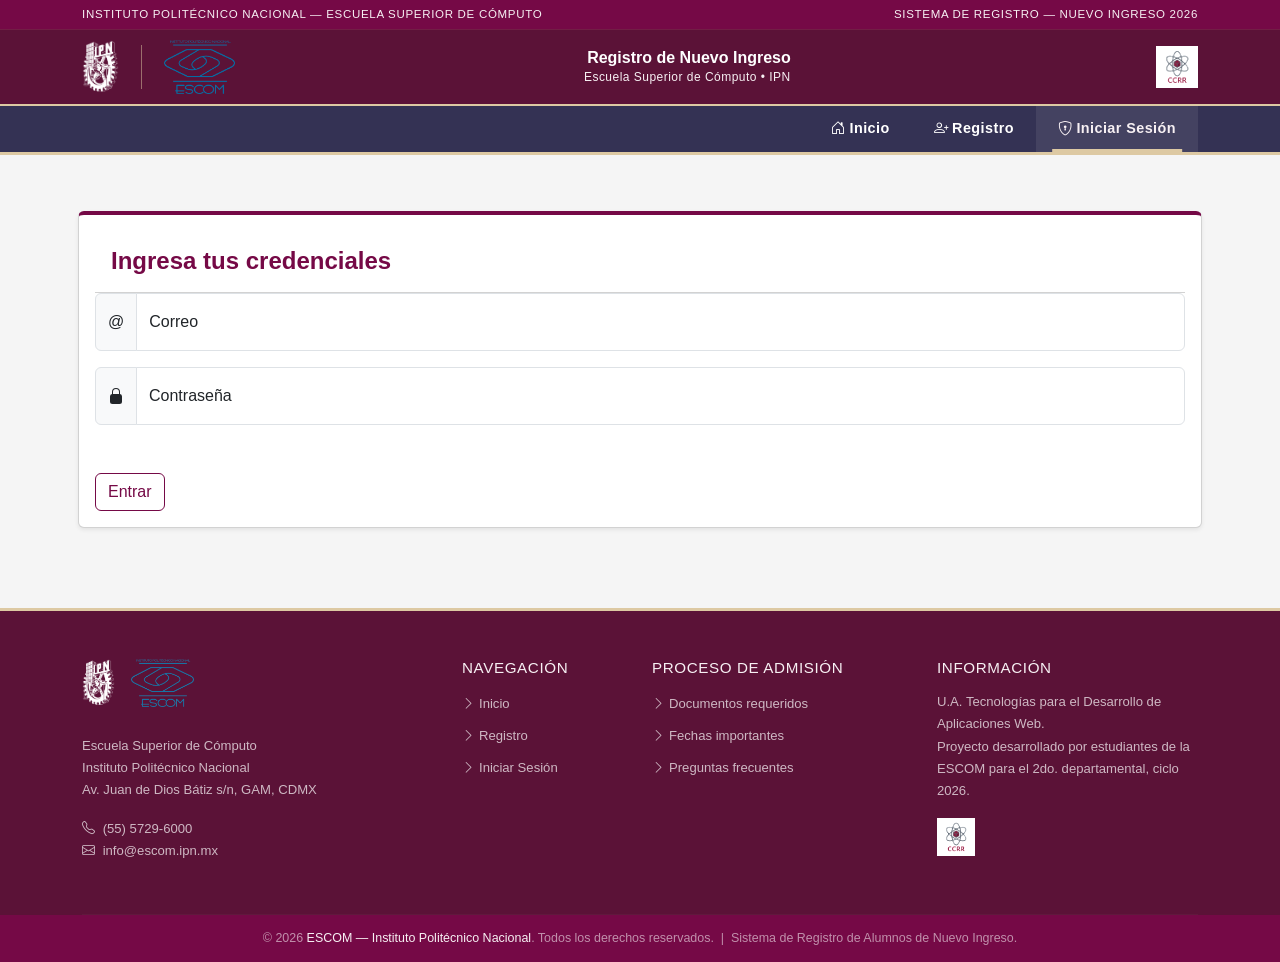
<file: login.html>
<!DOCTYPE html>
<html lang="es">

<head>
    <meta charset="UTF-8" />
    <meta name="viewport" content="width=device-width, initial-scale=1.0" />
    <meta name="description"
        content="Realiza tu registro de datos generales como alumno de nuevo ingreso en la ESCOM. Completa tu proceso de admisión 2026 en línea. Escuela Superior de Cómputo IPN." />
    <title>Iniciar Sesión</title>
    <link rel="shortcut icon" href="docs/img/logoEquipo.png" type="image/x-icon">


    <!-- Bootstrap 5 CDN -->
    <link rel="stylesheet" href="https://cdn.jsdelivr.net/npm/bootstrap@5.3.3/dist/css/bootstrap.min.css"
        integrity="sha384-QWTKZyjpPEjISv5WaRU9OFeRpok6YctnYmDr5pNlyT2bRjXh0JMhjY6hW+ALEwIH" crossorigin="anonymous" />

    <!-- Bootstrap Icons CDN -->
    <link rel="stylesheet" href="https://cdn.jsdelivr.net/npm/bootstrap-icons@1.11.3/font/bootstrap-icons.min.css" />

    <!-- Google Fonts: Playfair Display + Source Serif 4 -->
    <link rel="preconnect" href="https://fonts.googleapis.com" />
    <link rel="preconnect" href="https://fonts.gstatic.com" crossorigin />
    <link
        href="https://fonts.googleapis.com/css2?family=Playfair+Display:wght@600;700;800&family=Source+Serif+4:wght@400;600;700&display=swap"
        rel="stylesheet" />

    <!-- Estilos globales del proyecto -->
    <link rel="stylesheet" href="docs/css/style.css" />
</head>

<body>

    <!-- ======================================================
    ENCABEZADO / NAVBAR
    ====================================================== -->
    <header>
        <nav class="navbar-institucional" aria-label="Navegación principal">

            <!-- Banda superior institucional -->
            <div class="navbar-banda-superior">
                <div class="container d-flex justify-content-between align-items-center">
                    <span class="text-institucional">
                        Instituto Politécnico Nacional — Escuela Superior de Cómputo
                    </span>
                    <span class="text-institucional d-none d-md-inline">
                        Sistema de Registro &mdash; Nuevo Ingreso 2026
                    </span>
                </div>
            </div>

            <!-- Bloque de logos y título -->
            <div class="navbar-logos-block">
                <div class="container d-flex align-items-center justify-content-between">

                    <!-- Logos institucionales (izquierda) -->
                    <div class="d-flex align-items-center gap-2">
                        <a href="https://www.ipn.mx" target="_blank" aria-label="Inicio IPN">
                            <img src="docs/img/logo-ipn-blanco.png" alt="Logotipo del Instituto Politécnico Nacional"
                                class="navbar-logo-img" />
                        </a>
                        <div class="navbar-logo-divider d-none d-sm-block"></div>
                        <a href="https://www.escom.ipn.mx" target="_blank" aria-label="Inicio ESCOM">
                            <img src="docs/img/logoEscom.png" alt="Logotipo de la Escuela Superior de Cómputo"
                                class="navbar-logo-img" />
                        </a>
                    </div>

                    <!-- Título del sistema (centro/derecha) -->
                    <div class="d-none d-lg-block text-end">
                        <div class="navbar-titulo">Registro de Nuevo Ingreso</div>
                        <div class="navbar-subtitulo">Escuela Superior de Cómputo &bull; IPN</div>
                    </div>

                    <!-- Logo del equipo (extremo derecho) -->
                    <div class="d-none d-md-flex align-items-center ms-3">
                        <img src="docs/img/logoEquipo.png" alt="Logotipo del equipo de desarrollo"
                            class="navbar-logo-img" style="height: 42px;" />
                    </div>
                </div>
            </div>

            <!-- Barra de navegación -->
            <div class="navbar-nav-bar">
                <div class="container">
                    <nav class="navbar navbar-expand-md p-0" aria-label="Menú principal">
                        <!-- Botón hamburguesa para móvil -->
                        <button class="navbar-toggler ms-auto my-1" type="button" data-bs-toggle="collapse"
                            data-bs-target="#menuPrincipal" aria-controls="menuPrincipal" aria-expanded="false"
                            aria-label="Abrir menú">
                            <span class="navbar-toggler-icon"></span>
                        </button>

                        <!-- Links del menú -->
                        <div class="collapse navbar-collapse" id="menuPrincipal">
                            <ul class="navbar-nav ms-auto">
                                <li class="nav-item">
                                    <a class="nav-link active" aria-current="page" href="index.html">
                                        <i class="bi bi-house-door me-1"></i>Inicio
                                    </a>
                                </li>
                                <li class="nav-item">
                                    <a class="nav-link" href="registro.html">
                                        <i class="bi bi-person-plus me-1"></i>Registro
                                    </a>
                                </li>
                                <li class="nav-item">
                                    <a class="nav-link" href="login.html">
                                        <i class="bi bi-shield-lock me-1"></i>Iniciar Sesión
                                    </a>
                                </li>
                            
                            </ul>
                        </div>
                    </nav>
                </div>
            </div>

        </nav>
    </header>
    <!-- /NAVBAR -->


    <!-- ======================================================
       CONTENIDO PRINCIPAL
       ====================================================== -->
    <main>
        <div class="container-sm my-5 p-2">
            <div class="card mb-4 shadow-sm border-1 p-3" style="border-top: 4px solid var(--ipn-guinda) !important;">
                    <div class="card-header bg-white py-3">
                        <h4 class="mb-0 fw-bold">Ingresa tus credenciales</h4>
                    </div>
            <!-- <div class="mb-4">
                <h2>Ingresa tus credenciales</h2>
            </div> -->
            
            <form autocomplete="off" id="frmLogin">
                <div class="input-group mb-3">
                    <span class="input-group-text">@</span>
                    <div class="form-floating">
                        <input type="email" class="form-control" id="correo" name="correo" placeholder="Correo" required>
                        <label for="correo">Correo</label>
                    </div>
                </div>
                <div class="input-group mb-4">
                    <span class="input-group-text">
                        <svg xmlns="http://www.w3.org/2000/svg" width="16" height="16" fill="currentColor" class="bi bi-lock-fill" viewBox="0 0 16 16">
                            <path fill-rule="evenodd" d="M8 0a4 4 0 0 1 4 4v2.05a2.5 2.5 0 0 1 2 2.45v5a2.5 2.5 0 0 1-2.5 2.5h-7A2.5 2.5 0 0 1 2 13.5v-5a2.5 2.5 0 0 1 2-2.45V4a4 4 0 0 1 4-4m0 1a3 3 0 0 0-3 3v2h6V4a3 3 0 0 0-3-3"/>
                        </svg>
                    </span>
                    <div class="form-floating">
                        <input type="password" class="form-control" id="contrasena" name="contrasena" placeholder="Contraseña" required>
                        <label for="contrasena">Contraseña</label>
                    </div>
                </div>
                
                <div class="g-recaptcha" data-sitekey="6LeeNyktAAAAAExUm6WtHBTq70bQUfh_Jv-2u9sn"></div><br>
                
                <button type="submit" class="btn btn-ipn">Entrar</button>
            </form>
            </div>
        </div>
    </main>
    <!-- /MAIN -->


    <!-- ======================================================
       FOOTER
       ====================================================== -->
    <footer class="footer-institucional" aria-label="Pie de página institucional">
        <div class="container">
            <div class="row g-4">

                <!-- Columna: logos e información general -->
                <div class="col-12 col-md-4">
                    <div class="d-flex align-items-center gap-3 mb-3">
                        <a href="https://www.ipn.mx/" target="_blank" aria-label="Inicio IPN">
                            <img src="docs/img/logo-ipn-blanco.png" alt="IPN" class="footer-logo-img" />
                        </a>
                        <a href="https://www.escom.ipn.mx/" target="_blank" aria-label="Inicio ESCOM">
                            <img src="docs/img/logoEscom.png" alt="ESCOM" class="footer-logo-img" />
                        </a>
                    </div>
                    <p class="footer-texto">
                        Escuela Superior de Cómputo<br />
                        Instituto Politécnico Nacional<br />
                        Av. Juan de Dios Bátiz s/n, GAM, CDMX
                    </p>
                    <p class="footer-texto mt-2">
                        <i class="bi bi-telephone me-1"></i> (55) 5729-6000<br />
                        <i class="bi bi-envelope me-1"></i> info@escom.ipn.mx
                    </p>
                </div>

                <!-- Columna: navegación -->
                <div class="col-6 col-md-2">
                    <h3 class="footer-titulo-col">Navegación</h3>
                    <ul class="footer-link-list">
                        <li><a href="index.html"><i class="bi bi-chevron-right me-1"></i>Inicio</a></li>
                        <li><a href="registro.html"><i class="bi bi-chevron-right me-1"></i>Registro</a></li>
                        <li><a href="login.html"><i class="bi bi-chevron-right me-1"></i>Iniciar Sesión</a></li>
                    </ul>
                </div>

                <!-- Columna: información del proceso -->
                <div class="col-6 col-md-3">
                    <h3 class="footer-titulo-col">Proceso de admisión</h3>
                    <ul class="footer-link-list">
                        <li><a href="index.html#avisos"><i class="bi bi-chevron-right me-1"></i>Documentos requeridos</a></li>
                        <li><a href="index.html#avisos"><i class="bi bi-chevron-right me-1"></i>Fechas importantes</a></li>
                        <li><a href="index.html#avisos"><i class="bi bi-chevron-right me-1"></i>Preguntas frecuentes</a></li>
                    </ul>
                </div>

                <!-- Columna: aviso legal / logo equipo -->
                <div class="col-12 col-md-3">
                    <h3 class="footer-titulo-col">Información</h3>
                    <p class="footer-texto">
                        U.A. Tecnologías para el Desarrollo de Aplicaciones Web.<br />
                        Proyecto desarrollado por estudiantes de la ESCOM para el
                        2do. departamental, ciclo 2026.
                    </p>
                    <div class="mt-3">
                        <img src="docs/img/logoEquipo.png" alt="Logo del equipo de desarrollo"
                            style="height: 38px; object-fit: contain; filter: brightness(1.1);"/>
                    </div>
                </div>

            </div>

            <hr class="footer-divider" />
        </div>

        <!-- Franja de derechos -->
        <div class="footer-copy">
            &copy; 2026 <span>ESCOM &mdash; Instituto Politécnico Nacional</span>.
            Todos los derechos reservados. &nbsp;|&nbsp;
            Sistema de Registro de Alumnos de Nuevo Ingreso.
        </div>
    </footer>
    <!-- /FOOTER -->


    <!-- Bootstrap 5 JS Bundle (Popper incluido) -->
    <script src="https://cdn.jsdelivr.net/npm/bootstrap@5.3.3/dist/js/bootstrap.bundle.min.js"
        integrity="sha384-YvpcrYf0tY3lHB60NNkmXc4s9bIOgUxi8T/jzmAqZF7SbGrAlYS9d4KFoSXHXMR"
        crossorigin="anonymous"></script>

    <!-- Script mínimo de Persona 1: activar nav-link correcto según página -->
    <script>
    (function () {
        const currentPage = window.location.pathname.split('/').pop() || 'index.html';
        document.querySelectorAll('.navbar-nav-bar .nav-link').forEach(function (link) {
            const href = link.getAttribute('href');
            if (href === currentPage) {
                link.classList.add('active');
                link.setAttribute('aria-current', 'page');
            } else {
                link.classList.remove('active');
                link.removeAttribute('aria-current');
            }
        });
    })();
    </script>
    <script src="docs/js/jquery-4.0.0.min.js" async defer></script>
    <script src="docs/js/validaciones.js" async defer></script>
    <script src="docs/js/login.js" async defer></script>
    <script src="https://www.google.com/recaptcha/api.js" async defer></script>
    <script src="https://cdn.jsdelivr.net/npm/bootstrap@5.3.3/dist/js/bootstrap.bundle.min.js"></script>
</body>

</html>
</file>
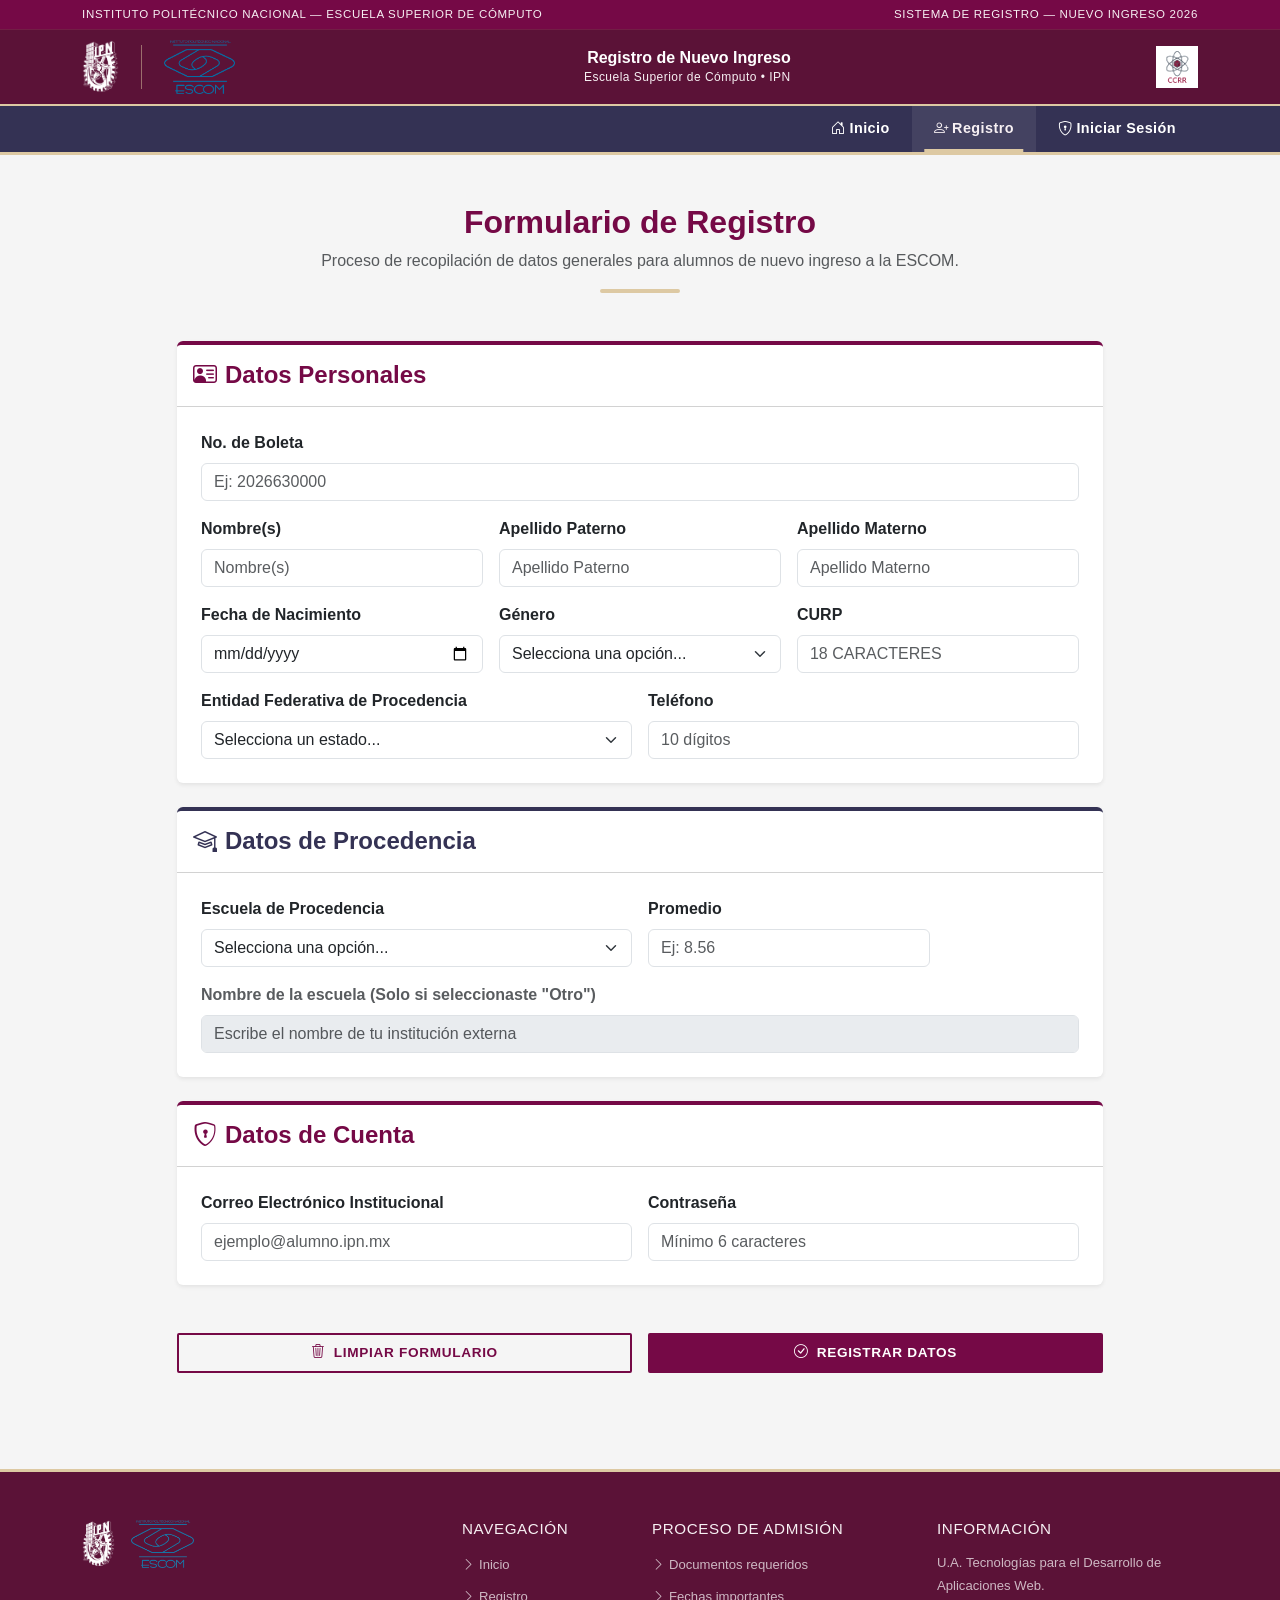
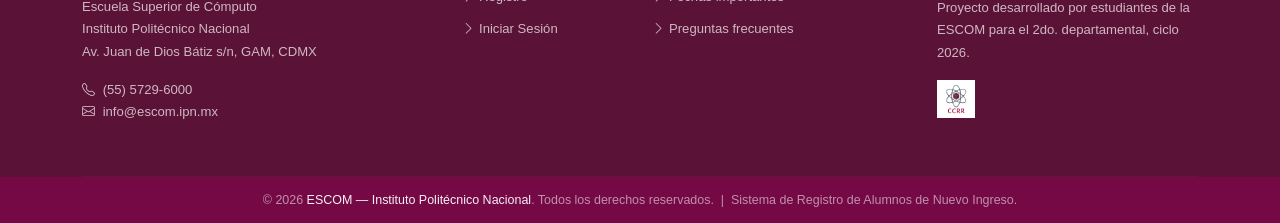
<file: registro.html>
<!DOCTYPE html>
<html lang="en">
<head>
    <meta charset="UTF-8">
    <meta name="viewport" content="width=device-width, initial-scale=1.0">
    <meta name="description"
        content="Realiza tu registro de datos generales como alumno de nuevo ingreso en la ESCOM. Completa tu proceso de admisión 2026 en línea. Escuela Superior de Cómputo IPN." />
    <title>Registro Nuevo Ingreso ESCOM 2026 | IPN oficial</title>
     <!-- Bootstrap 5 CDN -->
    <link rel="stylesheet" href="https://cdn.jsdelivr.net/npm/bootstrap@5.3.3/dist/css/bootstrap.min.css"
        integrity="sha384-QWTKZyjpPEjISv5WaRU9OFeRpok6YctnYmDr5pNlyT2bRjXh0JMhjY6hW+ALEwIH" crossorigin="anonymous" />

    <!-- Bootstrap Icons CDN -->
    <link rel="stylesheet" href="https://cdn.jsdelivr.net/npm/bootstrap-icons@1.11.3/font/bootstrap-icons.min.css" />

    <!-- Google Fonts: Playfair Display + Source Serif 4 -->
    <link rel="preconnect" href="https://fonts.googleapis.com" />
    <link rel="preconnect" href="https://fonts.gstatic.com" crossorigin />
    <link
        href="https://fonts.googleapis.com/css2?family=Playfair+Display:wght@600;700;800&family=Source+Serif+4:wght@400;600;700&display=swap"
        rel="stylesheet" />
    <link rel="shortcut icon" href="docs/img/logoEquipo.png" type="image/x-icon">
    <link rel="stylesheet" href="docs/css/style.css" />

    
</head>
<body>
    <!-- Navegacion -->
   <header>
        <nav class="navbar-institucional" aria-label="Navegación principal">

            <!-- Banda superior institucional -->
            <div class="navbar-banda-superior">
                <div class="container d-flex justify-content-between align-items-center">
                    <span class="text-institucional">
                        Instituto Politécnico Nacional — Escuela Superior de Cómputo
                    </span>
                    <span class="text-institucional d-none d-md-inline">
                        Sistema de Registro &mdash; Nuevo Ingreso 2026
                    </span>
                </div>
            </div>

            <!-- Bloque de logos y título -->
            <div class="navbar-logos-block">
                <div class="container d-flex align-items-center justify-content-between">

                    <!-- Logos institucionales (izquierda) -->
                    <div class="d-flex align-items-center gap-2">
                        <a href="https://www.ipn.mx/" target="_blank" aria-label="Inicio IPN">
                            <img src="docs/img/logo-ipn-blanco.png" alt="Logotipo del Instituto Politécnico Nacional"
                                class="navbar-logo-img" />
                        </a>
                        <div class="navbar-logo-divider d-none d-sm-block"></div>
                        <a href="https://www.escom.ipn.mx/" target="_blank" aria-label="Inicio ESCOM">
                            <img src="docs/img/logoEscom.png" alt="Logotipo de la Escuela Superior de Cómputo"
                                class="navbar-logo-img" />
                        </a>
                    </div>

                    <!-- Título del sistema (centro/derecha) -->
                    <div class="d-none d-lg-block text-end">
                        <div class="navbar-titulo">Registro de Nuevo Ingreso</div>
                        <div class="navbar-subtitulo">Escuela Superior de Cómputo &bull; IPN</div>
                    </div>

                    <!-- Logo del equipo (extremo derecho) -->
                    <div class="d-none d-md-flex align-items-center ms-3">
                        <img src="docs/img/logoEquipo.png" alt="Logotipo del equipo de desarrollo"
                            class="navbar-logo-img" style="height: 42px;" />
                    </div>
                </div>
            </div>

            <!-- Barra de navegación -->
            <div class="navbar-nav-bar">
                <div class="container">
                    <nav class="navbar navbar-expand-md p-0" aria-label="Menú principal">
                        <!-- Botón hamburguesa para móvil -->
                        <button class="navbar-toggler ms-auto my-1" type="button" data-bs-toggle="collapse"
                            data-bs-target="#menuPrincipal" aria-controls="menuPrincipal" aria-expanded="false"
                            aria-label="Abrir menú">
                            <span class="navbar-toggler-icon"></span>
                        </button>

                        <!-- Links del menú -->
                        <div class="collapse navbar-collapse" id="menuPrincipal">
                            <ul class="navbar-nav ms-auto">
                                <li class="nav-item">
                                    <a class="nav-link"  href="index.html">
                                        <i class="bi bi-house-door me-1"></i>Inicio
                                    </a>
                                </li>
                                <li class="nav-item">
                                    <a class="nav-link active" aria-current="page" href="registro.html">
                                        <i class="bi bi-person-plus me-1"></i>Registro
                                    </a>
                                </li>
                                <li class="nav-item">
                                    <a class="nav-link" href="login.html">
                                        <i class="bi bi-shield-lock me-1"></i>Iniciar Sesión
                                    </a>
                                </li>
                                
                            </ul>
                        </div>
                    </nav>
                </div>
            </div>

        </nav>
    </header>

    <main class="container my-5">
    <div class="row justify-content-center">
        <div class="col-12 col-xl-10">
            
            <div class="text-center mb-5">
                <h2 class="fw-bold text-guinda">Formulario de Registro</h2>
                <p class="text-muted">Proceso de recopilación de datos generales para alumnos de nuevo ingreso a la ESCOM.</p>
                <div style="width: 80px; height: 4px; background-color: var(--ipn-gold); margin: 0 auto;" class="rounded"></div>
            </div>

            <form id="formRegistro" action="#" method="POST">
                
                <div class="card mb-4 shadow-sm border-0" style="border-top: 4px solid var(--ipn-guinda) !important;">
                    <div class="card-header bg-white py-3">
                        <h4 class="mb-0 text-guinda fw-bold"><i class="bi bi-person-vcard me-2"></i>Datos Personales</h4>
                    </div>
                    <div class="card-body p-4">
                        <div class="row g-3">
                            <div class="col-12 col-md-12">
                                <label for="boleta" class="form-label fw-semibold">No. de Boleta</label>
                                <input type="text" class="form-control" id="boleta" name="boleta" required placeholder="Ej: 2026630000">
                            </div>
                            <div class="col-12 col-md-4">
                                <label for="nombre" class="form-label fw-semibold">Nombre(s)</label>
                                <input type="text" class="form-control" id="nombre" name="nombre" required placeholder="Nombre(s)">
                            </div>
                            <div class="col-12 col-md-4">
                                <label for="appat" class="form-label fw-semibold">Apellido Paterno</label>
                                <input type="text" class="form-control" id="appat" name="appat" required placeholder="Apellido Paterno">
                            </div>
                            <div class="col-12 col-md-4">
                                <label for="apmat" class="form-label fw-semibold">Apellido Materno</label>
                                <input type="text" class="form-control" id="apmat" name="apmat" required placeholder="Apellido Materno">
                            </div>
                            <div class="col-12 col-md-4">
                                <label for="fechaNacimiento" class="form-label fw-semibold">Fecha de Nacimiento</label>
                                <input type="date" class="form-control" id="fechaNacimiento" name="fechaNacimiento" required>
                            </div>
                            <div class="col-12 col-md-4">
                                <label for="genero" class="form-label fw-semibold">Género</label>
                                <select class="form-select" id="genero" name="genero" required>
                                    <option value="" selected disabled>Selecciona una opción...</option>
                                    <option value="Mujer">Mujer</option>
                                    <option value="Hombre">Hombre</option>
                                    <option value="Otro">Otro</option>
                                </select>
                            </div>
                            <div class="col-12 col-md-4">
                                <label for="curp" class="form-label fw-semibold">CURP</label>
                                <input type="text" class="form-control" id="curp" name="curp" required placeholder="18 caracteres" style="text-transform: uppercase;">
                            </div>
                            <div class="col-12 col-md-6">
                                <label for="entidadFederativa" class="form-label fw-semibold">Entidad Federativa de Procedencia</label>
                                <select class="form-select" id="entidadFederativa" name="entidadFederativa" required>
                                    <option value="" selected disabled>Selecciona un estado...</option>
                                    <option value="Aguascalientes">Aguascalientes</option>
                                    <option value="Baja California">Baja California</option>
                                    <option value="Baja California Sur">Baja California Sur</option>
                                    <option value="Campeche">Campeche</option>
                                    <option value="Chiapas">Chiapas</option>
                                    <option value="Chihuahua">Chihuahua</option>
                                    <option value="Ciudad de México">Ciudad de México</option>
                                    <option value="Coahuila">Coahuila</option>
                                    <option value="Colima">Colima</option>
                                    <option value="Durango">Durango</option>
                                    <option value="Estado de México">Estado de México</option>
                                    <option value="Guanajuato">Guanajuato</option>
                                    <option value="Guerrero">Guerrero</option>
                                    <option value="Hidalgo">Hidalgo</option>
                                    <option value="Jalisco">Jalisco</option>
                                    <option value="Michoacán">Michoacán</option>
                                    <option value="Morelos">Morelos</option>
                                    <option value="Nayarit">Nayarit</option>
                                    <option value="Nuevo León">Nuevo León</option>
                                    <option value="Oaxaca">Oaxaca</option>
                                    <option value="Puebla">Puebla</option>
                                    <option value="Querétaro">Querétaro</option>
                                    <option value="Quintana Roo">Quintana Roo</option>
                                    <option value="San Luis Potosí">San Luis Potosí</option>
                                    <option value="Sinaloa">Sinaloa</option>
                                    <option value="Sonora">Sonora</option>
                                    <option value="Tabasco">Tabasco</option>
                                    <option value="Tamaulipas">Tamaulipas</option>
                                    <option value="Tlaxcala">Tlaxcala</option>
                                    <option value="Veracruz">Veracruz</option>
                                    <option value="Yucatán">Yucatán</option>
                                    <option value="Zacatecas">Zacatecas</option>
                                </select>
                            </div>
                            <div class="col-12 col-md-6">
                                <label for="telefono" class="form-label fw-semibold">Teléfono</label>
                                <input type="tel" class="form-control" id="telefono" name="telefono" required placeholder="10 dígitos">
                            </div>
                        </div>
                    </div>
                </div>

                <div class="card mb-4 shadow-sm border-0" style="border-top: 4px solid var(--escom-blue) !important;">
                    <div class="card-header bg-white py-3">
                        <h4 class="mb-0 text-escom fw-bold"><i class="bi bi-mortarboard me-2"></i>Datos de Procedencia</h4>
                    </div>
                    <div class="card-body p-4">
                        <div class="row g-3">
                            <div class="col-12 col-md-6">
                                <label for="escuelaProcedencia" class="form-label fw-semibold">Escuela de Procedencia</label>
                                <select class="form-select" id="escuelaProcedencia" name="escuelaProcedencia" required>
                                    <option value="" selected disabled>Selecciona una opción...</option>
                                    <option value="CECyT 1">CECyT 1 "Gonzalo Vázquez Vela"</option>
                                    <option value="CECyT 2">CECyT 2 "Miguel Bernard"</option>
                                    <option value="CECyT 3">CECyT 3 "Estanislao Ramírez Ruiz"</option>
                                    <option value="CECyT 4">CECyT 4 "Lázaro Cárdenas"</option>
                                    <option value="CECyT 5">CECyT 5 "Benito Juárez"</option>
                                    <option value="CECyT 6">CECyT 6 "Miguel Othón de Mendizábal"</option>
                                    <option value="CECyT 7">CECyT 7 "Cuauhtémoc"</option>
                                    <option value="CECyT 8">CECyT 8 "Narciso Bassols"</option>
                                    <option value="CECyT 9">CECyT 9 "Juan de Dios Bátiz"</option>
                                    <option value="CECyT 10">CECyT 10 "Carlos Vallejo Márquez"</option>
                                    <option value="CECyT 11">CECyT 11 "Wilfrido Massieu"</option>
                                    <option value="CECyT 12">CECyT 12 "José María Morelos"</option>
                                    <option value="CECyT 13">CECyT 13 "Ricardo Flores Magón"</option>
                                    <option value="CECyT 14">CECyT 14 "Luis Enrique Erro"</option>
                                    <option value="CECyT 15">CECyT 15 "Diódoro Antúnez Echegaray"</option>
                                    <option value="CECyT 16">CECyT 16 "Hidalgo"</option>
                                    <option value="CECyT 17">CECyT 17 "León, Guanajuato"</option>
                                    <option value="CECyT 18">CECyT 18 "Zacatecas"</option>
                                    <option value="CECyT 19">CECyT 19 "Leona Vicario"</option>
                                    <option value="CET 1">CET 1 "Walter Cross Buchanan"</option>
                                    <option value="Otro">Otro (Especificar)</option>
                                </select>
                            </div>
                            <div class="col-12 col-md-4">
                                <label for="promedio" class="form-label fw-semibold">Promedio</label>
                                <input type="number" class="form-control" id="promedio" name="promedio" required min="6.0" max="10.0" step="0.01" placeholder="Ej: 8.56">
                            </div>
                            <div class="col-12 col-md-12">
                                <label for="nombreEscuela" class="form-label fw-semibold text-muted">Nombre de la escuela (Solo si seleccionaste "Otro")</label>
                                <input type="text" class="form-control" id="nombreEscuela" name="nombreEscuela" disabled placeholder="Escribe el nombre de tu institución externa">
                            </div>
                        </div>
                    </div>
                </div>

                <div class="card mb-5 shadow-sm border-0" style="border-top: 4px solid var(--ipn-guinda) !important;">
                    <div class="card-header bg-white py-3">
                        <h4 class="mb-0 text-guinda fw-bold"><i class="bi bi-shield-lock me-2"></i>Datos de Cuenta</h4>
                    </div>
                    <div class="card-body p-4">
                        <div class="row g-3">
                            <div class="col-12 col-md-6">
                                <label for="correo" class="form-label fw-semibold">Correo Electrónico Institucional</label>
                                <div class="input-group">
                                    <input type="email" class="form-control" id="correo" name="correo" required placeholder="ejemplo@alumno.ipn.mx">
                                    <!-- <span class="input-group-text bg-light text-muted">@alumno.ipn.mx</span> -->
                                </div>
                            </div>
                            <div class="col-12 col-md-6">
                                <label for="contrasena" class="form-label fw-semibold">Contraseña</label>
                                <input type="password" class="form-control" id="contrasena" name="contrasena" required placeholder="Mínimo 6 caracteres">
                            </div>
                        </div>
                    </div>
                </div>

                <div class="row g-3 mb-5">
                    <div class="col-12 col-sm-6">
                        <button type="reset" id="btnLimpiar" class="btn btn-institucional-outline w-100 py-2 fw-bold text-uppercase">
                            <i class="bi bi-trash3 me-2"></i>Limpiar Formulario
                        </button>
                    </div>
                    <div class="col-12 col-sm-6">
                        <button type="submit" id="btnRegistrar" class="btn btn-institucional w-100 py-2 fw-bold text-uppercase" style="background-color: var(--ipn-guinda); color: white;">
                            <i class="bi bi-check-circle me-2"></i>Registrar Datos
                        </button>
                    </div>
                </div>

            </form>

            <section id="resumenRegistro" class="card shadow-sm border-0 d-none mt-4" style="border-top: 4px solid var(--ipn-gold) !important;">
                <div class="card-header bg-white py-3">
                    <h4 class="mb-0 text-guinda fw-bold"><i class="bi bi-card-checklist me-2"></i>Resumen de datos</h4>
                </div>
                <div class="card-body p-4">
                    <p id="resumenSaludo" class="mb-3"></p>
                    <div id="resumenContenido"></div>
                    <div class="d-flex gap-2 justify-content-end mt-4">
                        <button type="button" id="editarRegistro" class="btn btn-institucional-outline">Editar</button>
                        <button type="button" id="confirmRegistro" class="btn btn-institucional">Confirmar registro</button>
                    </div>
                </div>
            </section>

        </div>
    </div>
</main>

    
   
     <footer class="footer-institucional" aria-label="Pie de página institucional">
        <div class="container">
            <div class="row g-4">

                <!-- Columna: logos e información general -->
                <div class="col-12 col-md-4">
                    <div class="d-flex align-items-center gap-3 mb-3">
                        <a href="https://www.ipn.mx/" target="_blank" aria-label="Inicio IPN">
                            <img src="docs/img/logo-ipn-blanco.png" alt="IPN" class="footer-logo-img" />
                        </a>
                        <a href="https://www.escom.ipn.mx/" target="_blank" aria-label="Inicio ESCOM">
                            <img src="docs/img/logoEscom.png" alt="ESCOM" class="footer-logo-img" />
                        </a>
                    </div>
                    <p class="footer-texto">
                        Escuela Superior de Cómputo<br />
                        Instituto Politécnico Nacional<br />
                        Av. Juan de Dios Bátiz s/n, GAM, CDMX
                    </p>
                    <p class="footer-texto mt-2">
                        <i class="bi bi-telephone me-1"></i> (55) 5729-6000<br />
                        <i class="bi bi-envelope me-1"></i> info@escom.ipn.mx
                    </p>
                </div>

                <!-- Columna: navegación -->
                <div class="col-6 col-md-2">
                    <h3 class="footer-titulo-col">Navegación</h3>
                    <ul class="footer-link-list">
                        <li><a href="index.html"><i class="bi bi-chevron-right me-1"></i>Inicio</a></li>
                        <li><a href="registro.html"><i class="bi bi-chevron-right me-1"></i>Registro</a></li>
                        <li><a href="login.html"><i class="bi bi-chevron-right me-1"></i>Iniciar Sesión</a></li>
                    </ul>
                </div>

                <!-- Columna: información del proceso -->
                <div class="col-6 col-md-3">
                    <h3 class="footer-titulo-col">Proceso de admisión</h3>
                    <ul class="footer-link-list">
                        <li><a href="index.html#avisos"><i class="bi bi-chevron-right me-1"></i>Documentos requeridos</a></li>
                        <li><a href="index.html#avisos"><i class="bi bi-chevron-right me-1"></i>Fechas importantes</a></li>
                        <li><a href="index.html#avisos"><i class="bi bi-chevron-right me-1"></i>Preguntas frecuentes</a></li>
                    </ul>
                </div>

                <!-- Columna: aviso legal / logo equipo -->
                <div class="col-12 col-md-3">
                    <h3 class="footer-titulo-col">Información</h3>
                    <p class="footer-texto">
                        U.A. Tecnologías para el Desarrollo de Aplicaciones Web.<br />
                        Proyecto desarrollado por estudiantes de la ESCOM para el
                        2do. departamental, ciclo 2026.
                    </p>
                    <div class="mt-3">
                        <img src="docs/img/logoEquipo.png" alt="Logo del equipo de desarrollo"
                            style="height: 38px; object-fit: contain; filter: brightness(1.1);"/>
                    </div>
                </div>

            </div>

            <hr class="footer-divider" />
        </div>

        <!-- Franja de derechos -->
        <div class="footer-copy">
            &copy; 2026 <span>ESCOM &mdash; Instituto Politécnico Nacional</span>.
            Todos los derechos reservados. &nbsp;|&nbsp;
            Sistema de Registro de Alumnos de Nuevo Ingreso.
        </div>
    </footer>
    <script src="docs/js/jquery-4.0.0.min.js"></script>
    <script src="docs/js/validaciones.js"></script>
    <script src="docs/js/utility.js"></script>
    <script src="docs/js/registro.js"></script>
    <script src="https://cdn.jsdelivr.net/npm/bootstrap@5.3.8/dist/js/bootstrap.bundle.min.js" integrity="sha384-FKyoEForCGlyvwx9Hj09JcYn3nv7wiPVlz7YYwJrWVcXK/BmnVDxM+D2scQbITxI" crossorigin="anonymous"></script>
</body>
</html>
</file>
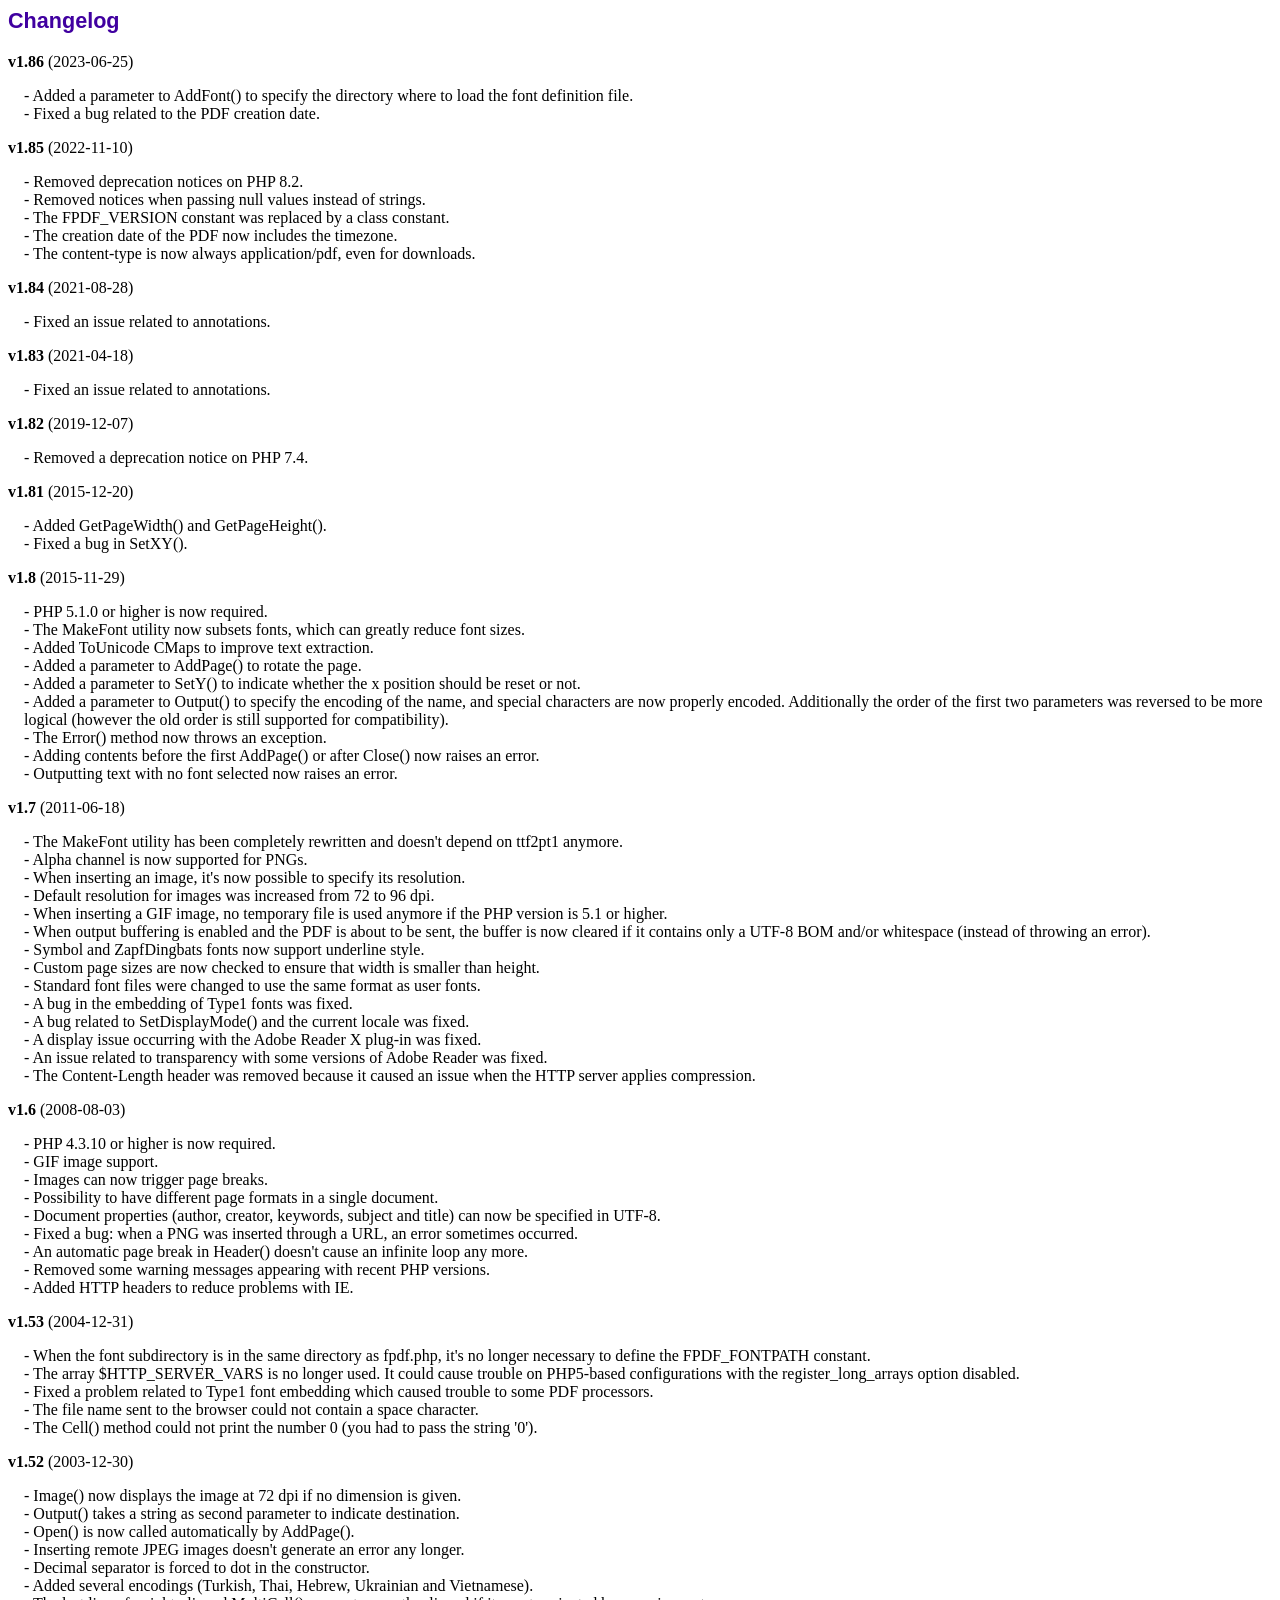
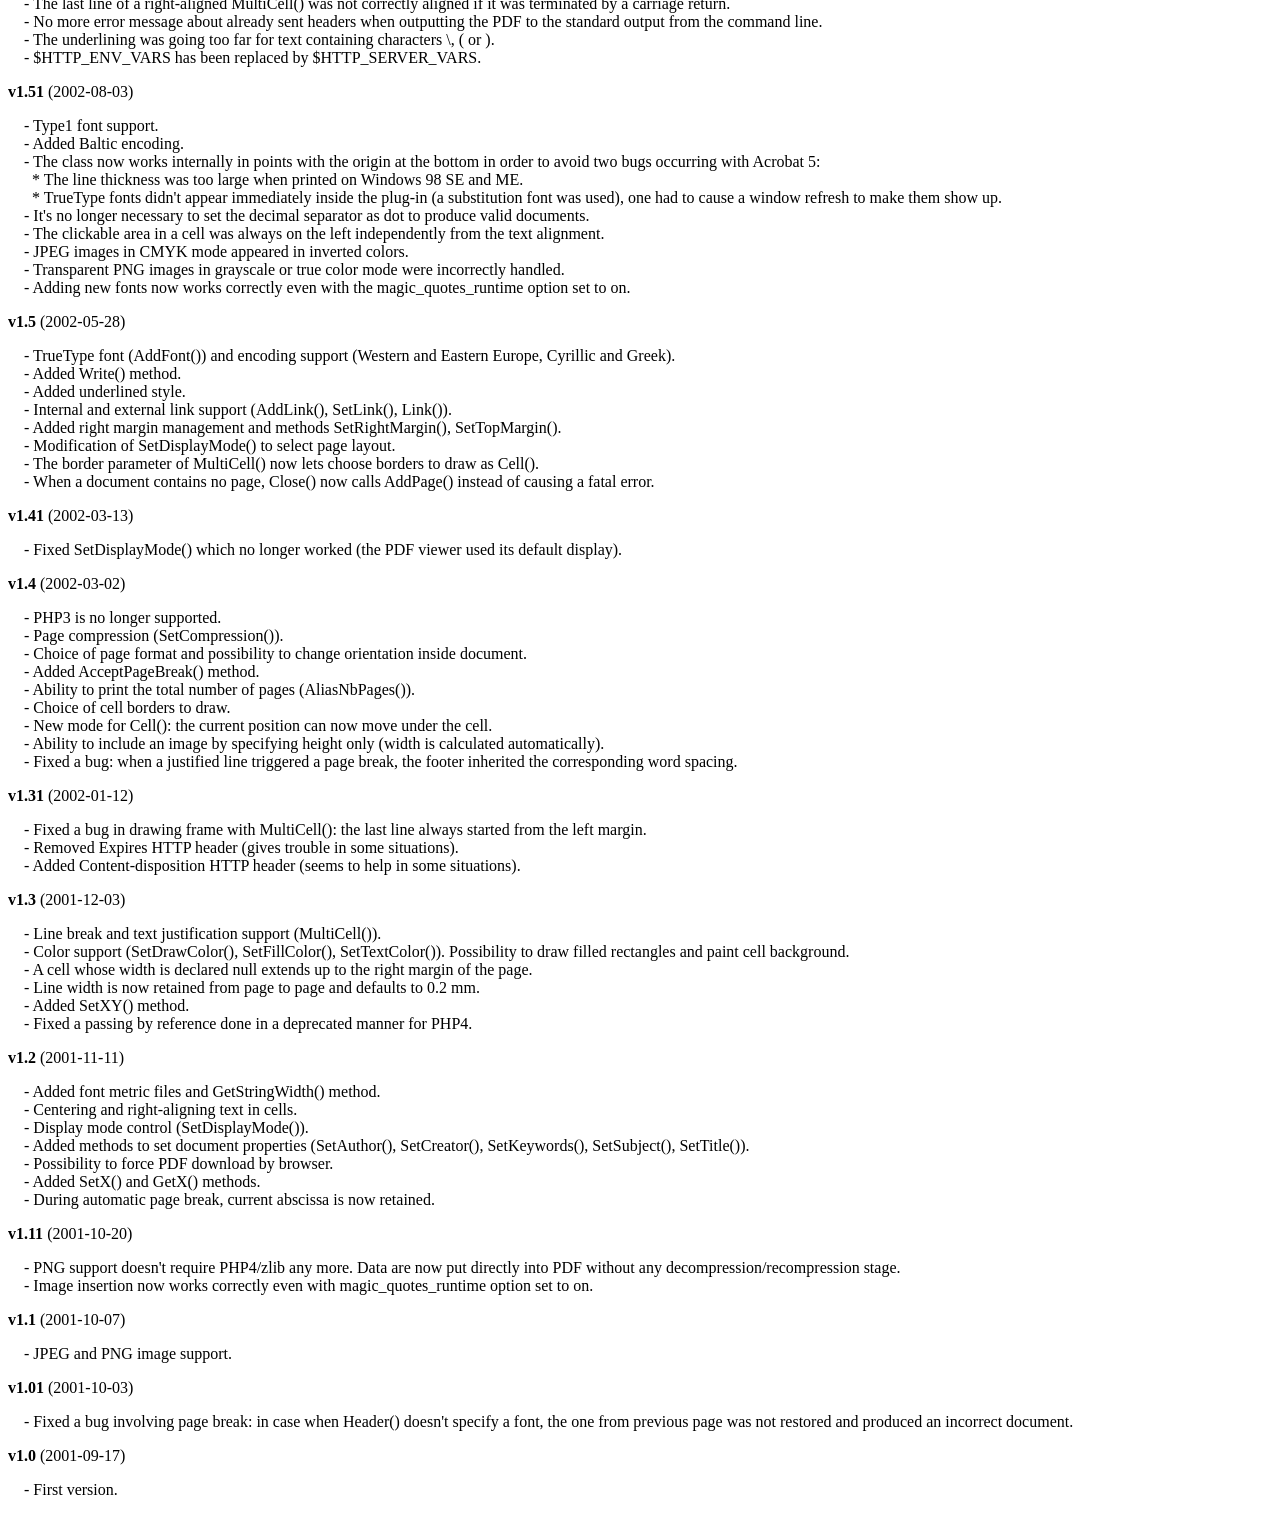
<file: docs/php/fpdf/changelog.htm>
<!DOCTYPE html PUBLIC "-//W3C//DTD HTML 4.01 Transitional//EN">
<html>
<head>
<meta http-equiv="Content-Type" content="text/html; charset=UTF-8">
<title>Changelog</title>
<link type="text/css" rel="stylesheet" href="fpdf.css">
<style type="text/css">
dd {margin:1em 0 1em 1em}
</style>
</head>
<body>
<h1>Changelog</h1>
<dl>
<dt><strong>v1.86</strong> (2023-06-25)</dt>
<dd>
- Added a parameter to AddFont() to specify the directory where to load the font definition file.<br>
- Fixed a bug related to the PDF creation date.<br>
</dd>
<dt><strong>v1.85</strong> (2022-11-10)</dt>
<dd>
- Removed deprecation notices on PHP 8.2.<br>
- Removed notices when passing null values instead of strings.<br>
- The FPDF_VERSION constant was replaced by a class constant.<br>
- The creation date of the PDF now includes the timezone.<br>
- The content-type is now always application/pdf, even for downloads.<br>
</dd>
<dt><strong>v1.84</strong> (2021-08-28)</dt>
<dd>
- Fixed an issue related to annotations.<br>
</dd>
<dt><strong>v1.83</strong> (2021-04-18)</dt>
<dd>
- Fixed an issue related to annotations.<br>
</dd>
<dt><strong>v1.82</strong> (2019-12-07)</dt>
<dd>
- Removed a deprecation notice on PHP 7.4.<br>
</dd>
<dt><strong>v1.81</strong> (2015-12-20)</dt>
<dd>
- Added GetPageWidth() and GetPageHeight().<br>
- Fixed a bug in SetXY().<br>
</dd>
<dt><strong>v1.8</strong> (2015-11-29)</dt>
<dd>
- PHP 5.1.0 or higher is now required.<br>
- The MakeFont utility now subsets fonts, which can greatly reduce font sizes.<br>
- Added ToUnicode CMaps to improve text extraction.<br>
- Added a parameter to AddPage() to rotate the page.<br>
- Added a parameter to SetY() to indicate whether the x position should be reset or not.<br>
- Added a parameter to Output() to specify the encoding of the name, and special characters are now properly encoded. Additionally the order of the first two parameters was reversed to be more logical (however the old order is still supported for compatibility).<br>
- The Error() method now throws an exception.<br>
- Adding contents before the first AddPage() or after Close() now raises an error.<br>
- Outputting text with no font selected now raises an error.<br>
</dd>
<dt><strong>v1.7</strong> (2011-06-18)</dt>
<dd>
- The MakeFont utility has been completely rewritten and doesn't depend on ttf2pt1 anymore.<br>
- Alpha channel is now supported for PNGs.<br>
- When inserting an image, it's now possible to specify its resolution.<br>
- Default resolution for images was increased from 72 to 96 dpi.<br>
- When inserting a GIF image, no temporary file is used anymore if the PHP version is 5.1 or higher.<br>
- When output buffering is enabled and the PDF is about to be sent, the buffer is now cleared if it contains only a UTF-8 BOM and/or whitespace (instead of throwing an error).<br>
- Symbol and ZapfDingbats fonts now support underline style.<br>
- Custom page sizes are now checked to ensure that width is smaller than height.<br>
- Standard font files were changed to use the same format as user fonts.<br>
- A bug in the embedding of Type1 fonts was fixed.<br>
- A bug related to SetDisplayMode() and the current locale was fixed.<br>
- A display issue occurring with the Adobe Reader X plug-in was fixed.<br>
- An issue related to transparency with some versions of Adobe Reader was fixed.<br>
- The Content-Length header was removed because it caused an issue when the HTTP server applies compression.<br>
</dd>
<dt><strong>v1.6</strong> (2008-08-03)</dt>
<dd>
- PHP 4.3.10 or higher is now required.<br>
- GIF image support.<br>
- Images can now trigger page breaks.<br>
- Possibility to have different page formats in a single document.<br>
- Document properties (author, creator, keywords, subject and title) can now be specified in UTF-8.<br>
- Fixed a bug: when a PNG was inserted through a URL, an error sometimes occurred.<br>
- An automatic page break in Header() doesn't cause an infinite loop any more.<br>
- Removed some warning messages appearing with recent PHP versions.<br>
- Added HTTP headers to reduce problems with IE.<br>
</dd>
<dt><strong>v1.53</strong> (2004-12-31)</dt>
<dd>
- When the font subdirectory is in the same directory as fpdf.php, it's no longer necessary to define the FPDF_FONTPATH constant.<br>
- The array $HTTP_SERVER_VARS is no longer used. It could cause trouble on PHP5-based configurations with the register_long_arrays option disabled.<br>
- Fixed a problem related to Type1 font embedding which caused trouble to some PDF processors.<br>
- The file name sent to the browser could not contain a space character.<br>
- The Cell() method could not print the number 0 (you had to pass the string '0').<br>
</dd>
<dt><strong>v1.52</strong> (2003-12-30)</dt>
<dd>
- Image() now displays the image at 72 dpi if no dimension is given.<br>
- Output() takes a string as second parameter to indicate destination.<br>
- Open() is now called automatically by AddPage().<br>
- Inserting remote JPEG images doesn't generate an error any longer.<br>
- Decimal separator is forced to dot in the constructor.<br>
- Added several encodings (Turkish, Thai, Hebrew, Ukrainian and Vietnamese).<br>
- The last line of a right-aligned MultiCell() was not correctly aligned if it was terminated by a carriage return.<br>
- No more error message about already sent headers when outputting the PDF to the standard output from the command line.<br>
- The underlining was going too far for text containing characters \, ( or ).<br>
- $HTTP_ENV_VARS has been replaced by $HTTP_SERVER_VARS.<br>
</dd>
<dt><strong>v1.51</strong> (2002-08-03)</dt>
<dd>
- Type1 font support.<br>
- Added Baltic encoding.<br>
- The class now works internally in points with the origin at the bottom in order to avoid two bugs occurring with Acrobat 5:<br>&nbsp;&nbsp;* The line thickness was too large when printed on Windows 98 SE and ME.<br>&nbsp;&nbsp;* TrueType fonts didn't appear immediately inside the plug-in (a substitution font was used), one had to cause a window refresh to make them show up.<br>
- It's no longer necessary to set the decimal separator as dot to produce valid documents.<br>
- The clickable area in a cell was always on the left independently from the text alignment.<br>
- JPEG images in CMYK mode appeared in inverted colors.<br>
- Transparent PNG images in grayscale or true color mode were incorrectly handled.<br>
- Adding new fonts now works correctly even with the magic_quotes_runtime option set to on.<br>
</dd>
<dt><strong>v1.5</strong> (2002-05-28)</dt>
<dd>
- TrueType font (AddFont()) and encoding support (Western and Eastern Europe, Cyrillic and Greek).<br>
- Added Write() method.<br>
- Added underlined style.<br>
- Internal and external link support (AddLink(), SetLink(), Link()).<br>
- Added right margin management and methods SetRightMargin(), SetTopMargin().<br>
- Modification of SetDisplayMode() to select page layout.<br>
- The border parameter of MultiCell() now lets choose borders to draw as Cell().<br>
- When a document contains no page, Close() now calls AddPage() instead of causing a fatal error.<br>
</dd>
<dt><strong>v1.41</strong> (2002-03-13)</dt>
<dd>
- Fixed SetDisplayMode() which no longer worked (the PDF viewer used its default display).<br>
</dd>
<dt><strong>v1.4</strong> (2002-03-02)</dt>
<dd>
- PHP3 is no longer supported.<br>
- Page compression (SetCompression()).<br>
- Choice of page format and possibility to change orientation inside document.<br>
- Added AcceptPageBreak() method.<br>
- Ability to print the total number of pages (AliasNbPages()).<br>
- Choice of cell borders to draw.<br>
- New mode for Cell(): the current position can now move under the cell.<br>
- Ability to include an image by specifying height only (width is calculated automatically).<br>
- Fixed a bug: when a justified line triggered a page break, the footer inherited the corresponding word spacing.<br>
</dd>
<dt><strong>v1.31</strong> (2002-01-12)</dt>
<dd>
- Fixed a bug in drawing frame with MultiCell(): the last line always started from the left margin.<br>
- Removed Expires HTTP header (gives trouble in some situations).<br>
- Added Content-disposition HTTP header (seems to help in some situations).<br>
</dd>
<dt><strong>v1.3</strong> (2001-12-03)</dt>
<dd>
- Line break and text justification support (MultiCell()).<br>
- Color support (SetDrawColor(), SetFillColor(), SetTextColor()). Possibility to draw filled rectangles and paint cell background.<br>
- A cell whose width is declared null extends up to the right margin of the page.<br>
- Line width is now retained from page to page and defaults to 0.2 mm.<br>
- Added SetXY() method.<br>
- Fixed a passing by reference done in a deprecated manner for PHP4.<br>
</dd>
<dt><strong>v1.2</strong> (2001-11-11)</dt>
<dd>
- Added font metric files and GetStringWidth() method.<br>
- Centering and right-aligning text in cells.<br>
- Display mode control (SetDisplayMode()).<br>
- Added methods to set document properties (SetAuthor(), SetCreator(), SetKeywords(), SetSubject(), SetTitle()).<br>
- Possibility to force PDF download by browser.<br>
- Added SetX() and GetX() methods.<br>
- During automatic page break, current abscissa is now retained.<br>
</dd>
<dt><strong>v1.11</strong> (2001-10-20)</dt>
<dd>
- PNG support doesn't require PHP4/zlib any more. Data are now put directly into PDF without any decompression/recompression stage.<br>
- Image insertion now works correctly even with magic_quotes_runtime option set to on.<br>
</dd>
<dt><strong>v1.1</strong> (2001-10-07)</dt>
<dd>
- JPEG and PNG image support.<br>
</dd>
<dt><strong>v1.01</strong> (2001-10-03)</dt>
<dd>
- Fixed a bug involving page break: in case when Header() doesn't specify a font, the one from previous page was not restored and produced an incorrect document.<br>
</dd>
<dt><strong>v1.0</strong> (2001-09-17)</dt>
<dd>
- First version.<br>
</dd>
</dl>
</body>
</html>
</file>
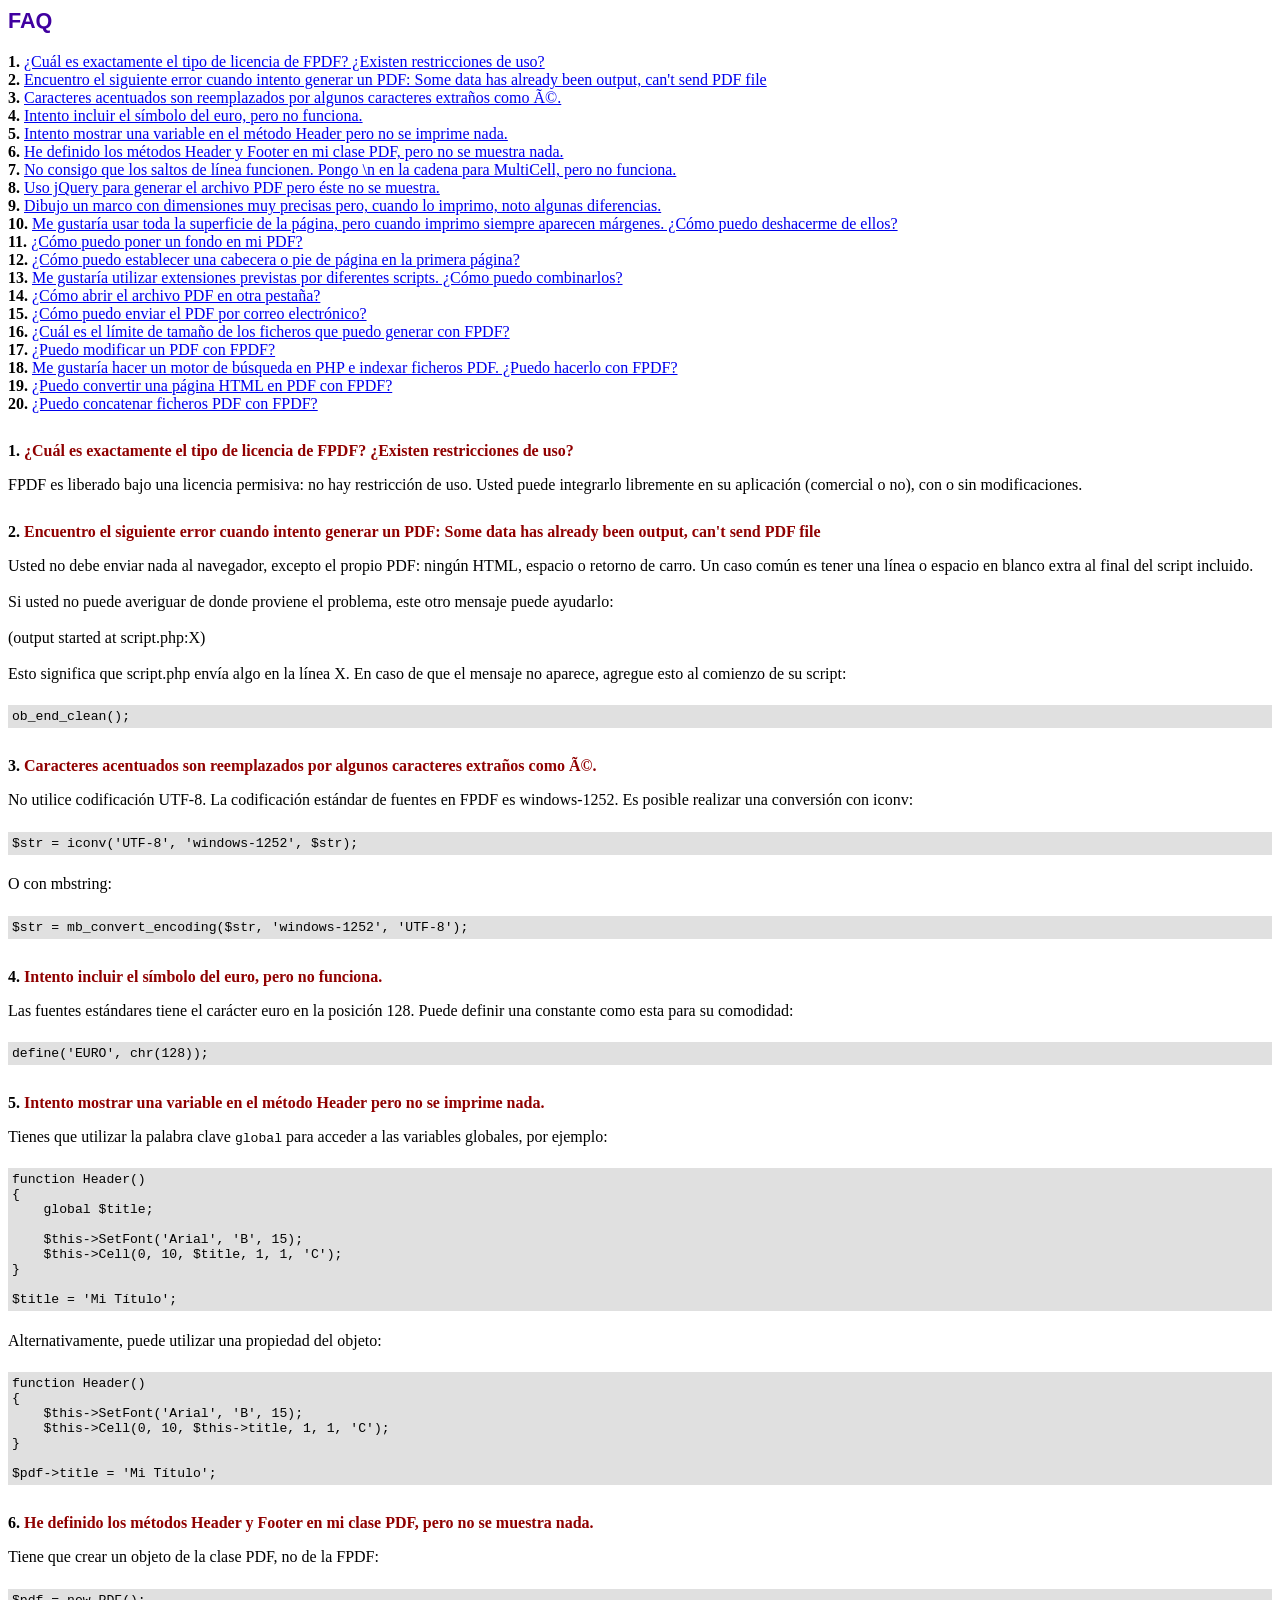
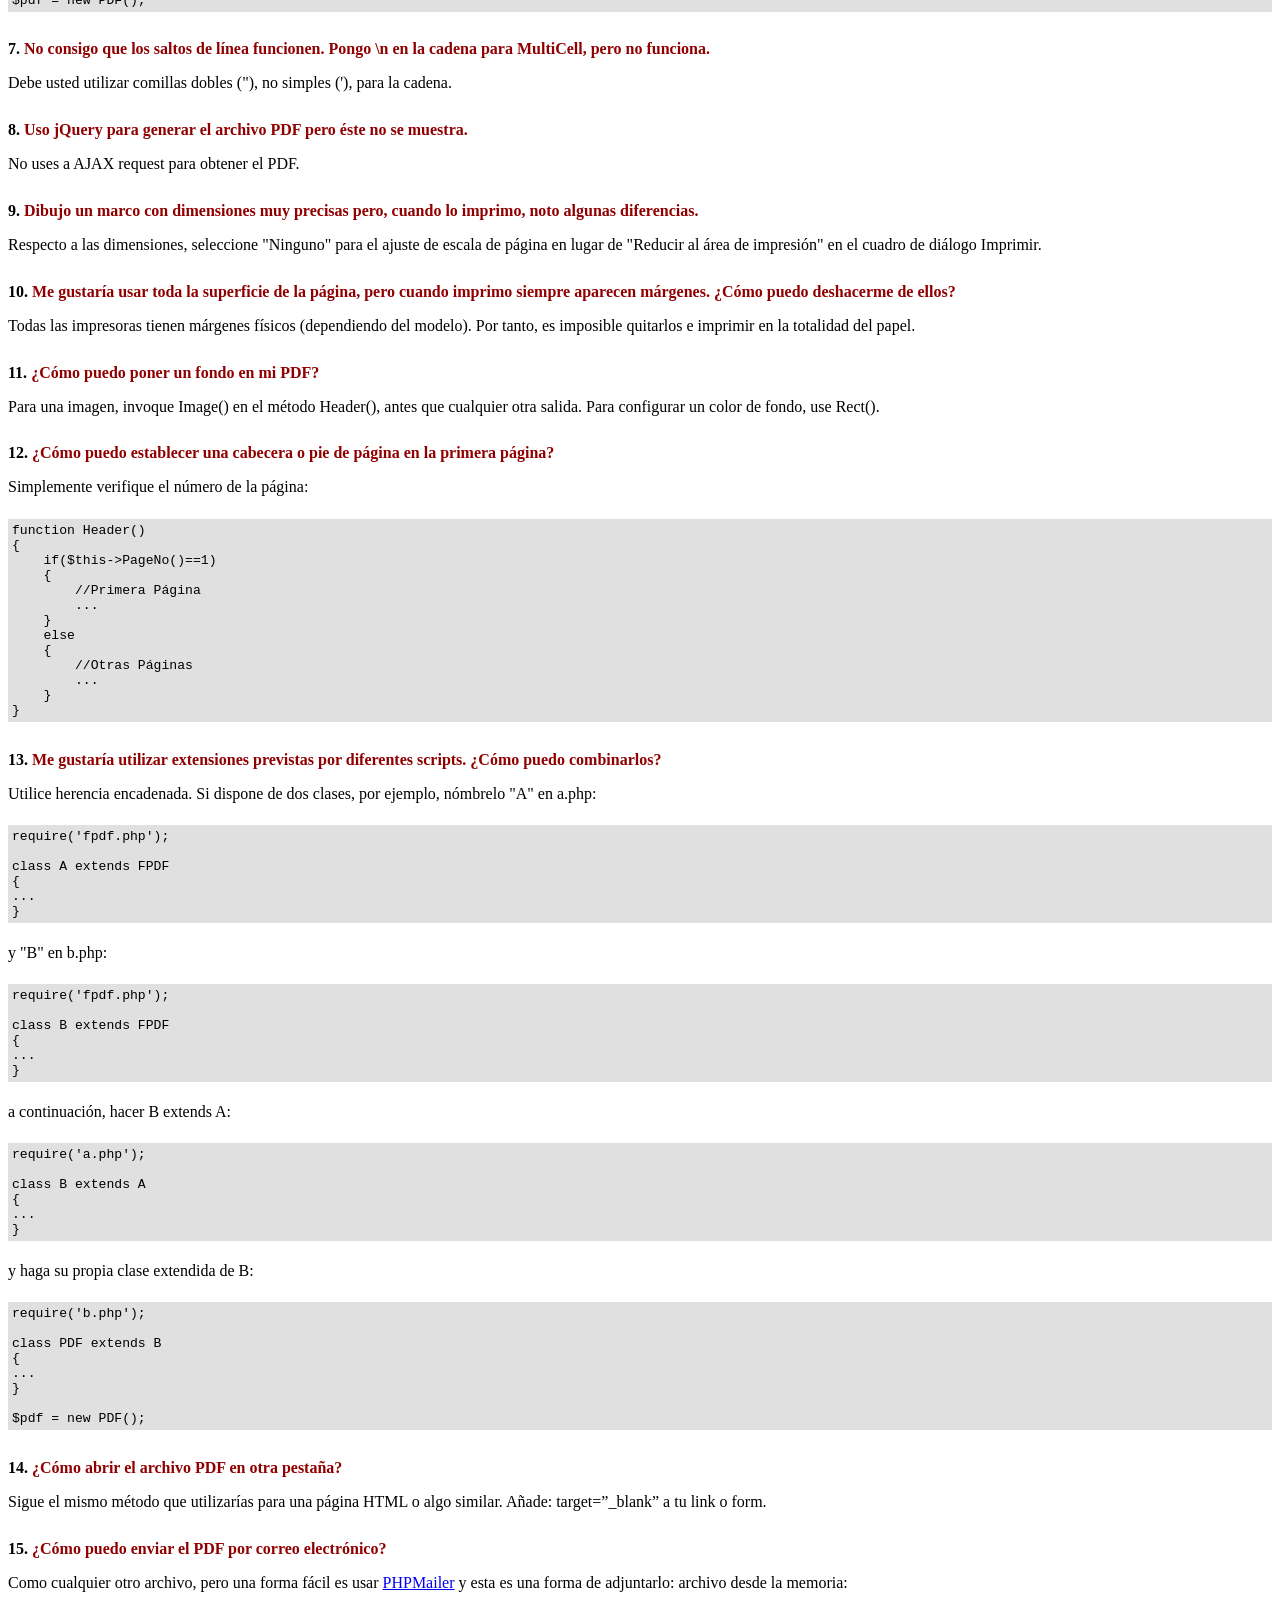
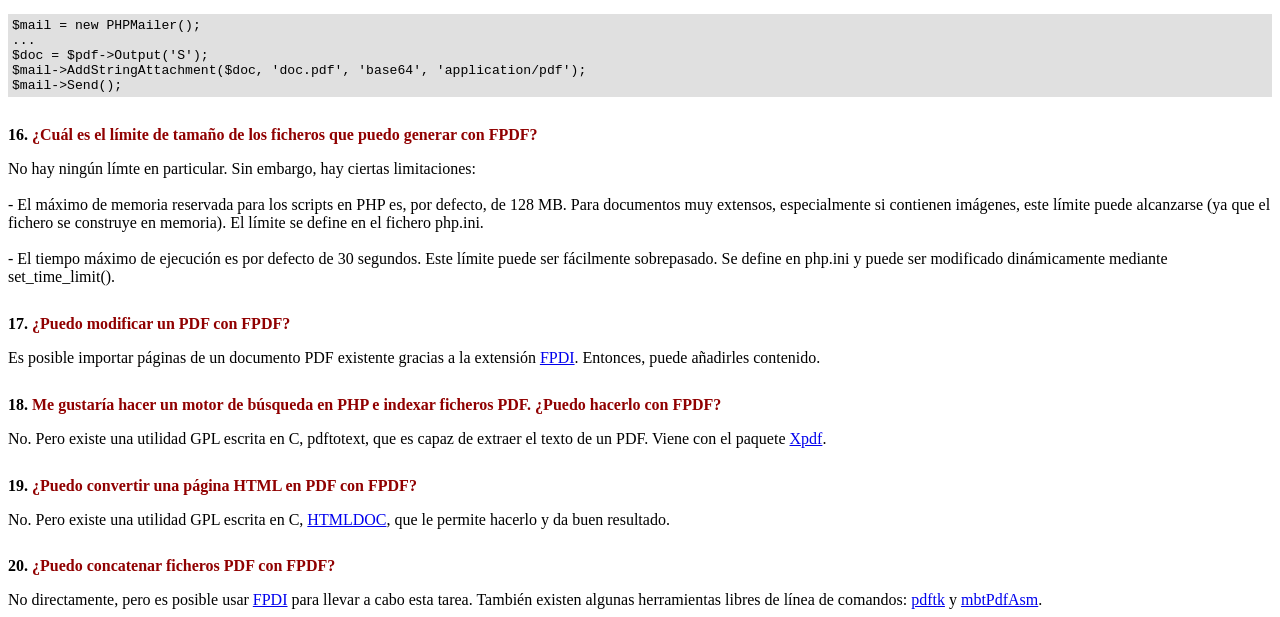
<file: docs/php/fpdf/FAQ.htm>
<!DOCTYPE html PUBLIC "-//W3C//DTD HTML 4.01 Transitional//EN">
<html>
<head>
<meta http-equiv="Content-Type" content="text/html; charset=UTF-8">
<title>FAQ</title>
<link type="text/css" rel="stylesheet" href="fpdf.css">
<style type="text/css">
ul {list-style-type:none; margin:0; padding:0}
ul#answers li {margin-top:1.8em}
.question {font-weight:bold; color:#900000}
</style>
</head>
<body>
<h1>FAQ</h1>
<ul>
<li><b>1.</b> <a href='#q1'>¿Cuál es exactamente el tipo de licencia de FPDF? ¿Existen restricciones de uso?</a></li>
<li><b>2.</b> <a href='#q2'>Encuentro el siguiente error cuando intento generar un PDF: Some data has already been output, can't send PDF file</a></li>
<li><b>3.</b> <a href='#q3'>Caracteres acentuados son reemplazados por algunos caracteres extraños como Ã©.</a></li>
<li><b>4.</b> <a href='#q4'>Intento incluir el símbolo del euro, pero no funciona.</a></li>
<li><b>5.</b> <a href='#q5'>Intento mostrar una variable en el método Header pero no se imprime nada.</a></li>
<li><b>6.</b> <a href='#q6'>He definido los métodos Header y Footer en mi clase PDF, pero no se muestra nada.</a></li>
<li><b>7.</b> <a href='#q7'>No consigo que los saltos de línea funcionen. Pongo \n en la cadena para MultiCell, pero no funciona.</a></li>
<li><b>8.</b> <a href='#q8'>Uso jQuery para generar el archivo PDF pero éste no se muestra.</a></li>
<li><b>9.</b> <a href='#q9'>Dibujo un marco con dimensiones muy precisas pero, cuando lo imprimo, noto algunas diferencias.</a></li>
<li><b>10.</b> <a href='#q10'>Me gustaría usar toda la superficie de la página, pero cuando imprimo siempre aparecen márgenes. ¿Cómo puedo deshacerme de ellos?</a></li>
<li><b>11.</b> <a href='#q11'>¿Cómo puedo poner un fondo en mi PDF?</a></li>
<li><b>12.</b> <a href='#q12'>¿Cómo puedo establecer una cabecera o pie de página en la primera página?</a></li>
<li><b>13.</b> <a href='#q13'>Me gustaría utilizar extensiones previstas por diferentes scripts. ¿Cómo puedo combinarlos?</a></li>
<li><b>14.</b> <a href='#q14'>¿Cómo abrir el archivo PDF en otra pestaña?</a></li>
<li><b>15.</b> <a href='#q15'>¿Cómo puedo enviar el PDF por correo electrónico?</a></li>
<li><b>16.</b> <a href='#q16'>¿Cuál es el límite de tamaño de los ficheros que puedo generar con FPDF?</a></li>
<li><b>17.</b> <a href='#q17'>¿Puedo modificar un PDF con FPDF?</a></li>
<li><b>18.</b> <a href='#q18'>Me gustaría hacer un motor de búsqueda en PHP e indexar ficheros PDF. ¿Puedo hacerlo con FPDF?</a></li>
<li><b>19.</b> <a href='#q19'>¿Puedo convertir una página HTML en PDF con FPDF?</a></li>
<li><b>20.</b> <a href='#q20'>¿Puedo concatenar ficheros PDF con FPDF?</a></li>
</ul>

<ul id='answers'>
<li id='q1'>
<p><b>1.</b> <span class='question'>¿Cuál es exactamente el tipo de licencia de FPDF? ¿Existen restricciones de uso?</span></p>
FPDF es liberado bajo una licencia permisiva: no hay restricción de uso. Usted puede integrarlo
libremente en su aplicación (comercial o no), con o sin modificaciones.
</li>

<li id='q2'>
<p><b>2.</b> <span class='question'>Encuentro el siguiente error cuando intento generar un PDF: Some data has already been output, can't send PDF file</span></p>
Usted no debe enviar nada al navegador, excepto el propio PDF: ningún HTML, espacio o retorno de carro. Un caso común
es tener una línea o espacio en blanco extra al final del script incluido.<br>
<br>
Si usted no puede averiguar de donde proviene el problema, este otro mensaje puede ayudarlo:<br>
<br>
(output started at script.php:X)<br>
<br>
Esto significa que script.php envía algo en la línea X. En caso de que el mensaje no aparece, agregue esto al
comienzo de su script:
<div class="doc-source">
<pre><code>ob_end_clean();</code></pre>
</div>
</li>

<li id='q3'>
<p><b>3.</b> <span class='question'>Caracteres acentuados son reemplazados por algunos caracteres extraños como Ã©.</span></p>
No utilice codificación UTF-8. La codificación estándar de fuentes en FPDF es windows-1252.
Es posible realizar una conversión con iconv:
<div class="doc-source">
<pre><code>$str = iconv('UTF-8', 'windows-1252', $str);</code></pre>
</div>
O con mbstring:
<div class="doc-source">
<pre><code>$str = mb_convert_encoding($str, 'windows-1252', 'UTF-8');</code></pre>
</div>
</li>

<li id='q4'>
<p><b>4.</b> <span class='question'>Intento incluir el símbolo del euro, pero no funciona.</span></p>
Las fuentes estándares tiene el carácter euro en la posición 128. Puede definir una constante
como esta para su comodidad:
<div class="doc-source">
<pre><code>define('EURO', chr(128));</code></pre>
</div>
</li>

<li id='q5'>
<p><b>5.</b> <span class='question'>Intento mostrar una variable en el método Header pero no se imprime nada.</span></p>
Tienes que utilizar la palabra clave <code>global</code> para acceder a las variables globales, por ejemplo:
<div class="doc-source">
<pre><code>function Header()
{
    global $title;

    $this-&gt;SetFont('Arial', 'B', 15);
    $this-&gt;Cell(0, 10, $title, 1, 1, 'C');
}

$title = 'Mi Título';</code></pre>
</div>
Alternativamente, puede utilizar una propiedad del objeto:
<div class="doc-source">
<pre><code>function Header()
{
    $this-&gt;SetFont('Arial', 'B', 15);
    $this-&gt;Cell(0, 10, $this-&gt;title, 1, 1, 'C');
}

$pdf-&gt;title = 'Mi Título';</code></pre>
</div>
</li>

<li id='q6'>
<p><b>6.</b> <span class='question'>He definido los métodos Header y Footer en mi clase PDF, pero no se muestra nada.</span></p>
Tiene que crear un objeto de la clase PDF, no de la FPDF:
<div class="doc-source">
<pre><code>$pdf = new PDF();</code></pre>
</div>
</li>

<li id='q7'>
<p><b>7.</b> <span class='question'>No consigo que los saltos de línea funcionen. Pongo \n en la cadena para MultiCell, pero no funciona.</span></p>
Debe usted utilizar comillas dobles ("), no simples ('), para la cadena.
</li>

<li id='q8'>
<p><b>8.</b> <span class='question'>Uso jQuery para generar el archivo PDF pero éste no se muestra.</span></p>
No uses a AJAX request para obtener el PDF.
</li>

<li id='q9'>
<p><b>9.</b> <span class='question'>Dibujo un marco con dimensiones muy precisas pero, cuando lo imprimo, noto algunas diferencias.</span></p>
Respecto a las dimensiones, seleccione "Ninguno" para el ajuste de escala de página en lugar de "Reducir al área de impresión" en el cuadro de diálogo Imprimir.
</li>

<li id='q10'>
<p><b>10.</b> <span class='question'>Me gustaría usar toda la superficie de la página, pero cuando imprimo siempre aparecen márgenes. ¿Cómo puedo deshacerme de ellos?</span></p>
Todas las impresoras tienen márgenes físicos (dependiendo del modelo). Por tanto, es imposible quitarlos
e imprimir en la totalidad del papel.
</li>

<li id='q11'>
<p><b>11.</b> <span class='question'>¿Cómo puedo poner un fondo en mi PDF?</span></p>
Para una imagen, invoque Image() en el método Header(), antes que cualquier otra salida. Para configurar un color de fondo, use Rect().
</li>

<li id='q12'>
<p><b>12.</b> <span class='question'>¿Cómo puedo establecer una cabecera o pie de página en la primera página?</span></p>
Simplemente verifique el número de la página:
<div class="doc-source">
<pre><code>function Header()
{
    if($this-&gt;PageNo()==1)
    {
        //Primera Página
        ...
    }
    else
    {
        //Otras Páginas
        ...
    }
}</code></pre>
</div>
</li>

<li id='q13'>
<p><b>13.</b> <span class='question'>Me gustaría utilizar extensiones previstas por diferentes scripts. ¿Cómo puedo combinarlos?</span></p>
Utilice herencia encadenada. Si dispone de dos clases, por ejemplo, nómbrelo "A" en a.php:
<div class="doc-source">
<pre><code>require('fpdf.php');

class A extends FPDF
{
...
}</code></pre>
</div>
y "B" en b.php:
<div class="doc-source">
<pre><code>require('fpdf.php');

class B extends FPDF
{
...
}</code></pre>
</div>
a continuación, hacer B extends A:
<div class="doc-source">
<pre><code>require('a.php');

class B extends A
{
...
}</code></pre>
</div>
y haga su propia clase extendida de B:
<div class="doc-source">
<pre><code>require('b.php');

class PDF extends B
{
...
}

$pdf = new PDF();</code></pre>
</div>
</li>

<li id='q14'>
<p><b>14.</b> <span class='question'>¿Cómo abrir el archivo PDF en otra pestaña?</span></p>
Sigue el mismo método que utilizarías para una página HTML o algo similar.
Añade: target=”_blank” a tu link o form.
</li>

<li id='q15'>
<p><b>15.</b> <span class='question'>¿Cómo puedo enviar el PDF por correo electrónico?</span></p>
Como cualquier otro archivo, pero una forma fácil es usar <a href="https://github.com/PHPMailer/PHPMailer" target="_blank">PHPMailer</a>
y esta es una forma de adjuntarlo: archivo desde la memoria:
<div class="doc-source">
<pre><code>$mail = new PHPMailer();
...
$doc = $pdf-&gt;Output('S');
$mail-&gt;AddStringAttachment($doc, 'doc.pdf', 'base64', 'application/pdf');
$mail-&gt;Send();</code></pre>
</div>
</li>

<li id='q16'>
<p><b>16.</b> <span class='question'>¿Cuál es el límite de tamaño de los ficheros que puedo generar con FPDF?</span></p>
No hay ningún límte en particular. Sin embargo, hay ciertas limitaciones:
<br>
<br>
- El máximo de memoria reservada para los scripts en PHP es, por defecto, de 128 MB. Para documentos
muy extensos, especialmente si contienen imágenes, este límite puede alcanzarse (ya que el fichero
se construye en memoria). El límite se define en el fichero php.ini.
<br>
<br>
- El tiempo máximo de ejecución es por defecto de 30 segundos. Este límite puede ser fácilmente
sobrepasado. Se define en php.ini y puede ser modificado dinámicamente mediante set_time_limit().
</li>

<li id='q17'>
<p><b>17.</b> <span class='question'>¿Puedo modificar un PDF con FPDF?</span></p>
Es posible importar páginas de un documento PDF existente gracias a la extensión
<a href="https://www.setasign.com/products/fpdi/about/" target="_blank">FPDI</a>.
Entonces, puede añadirles contenido.
</li>

<li id='q18'>
<p><b>18.</b> <span class='question'>Me gustaría hacer un motor de búsqueda en PHP e indexar ficheros PDF. ¿Puedo hacerlo con FPDF?</span></p>
No. Pero existe una utilidad GPL escrita en C, pdftotext, que es capaz de extraer el texto de
un PDF. Viene con el paquete <a href="https://www.xpdfreader.com" target="_blank">Xpdf</a>.
</li>

<li id='q19'>
<p><b>19.</b> <span class='question'>¿Puedo convertir una página HTML en PDF con FPDF?</span></p>
No. Pero existe una utilidad GPL escrita en C, <a href="https://www.msweet.org/htmldoc/" target="_blank">HTMLDOC</a>,
que le permite hacerlo y da buen resultado.
</li>

<li id='q20'>
<p><b>20.</b> <span class='question'>¿Puedo concatenar ficheros PDF con FPDF?</span></p>
No directamente, pero es posible usar <a href="https://www.setasign.com/products/fpdi/demos/concatenate-fake/" target="_blank">FPDI</a>
para llevar a cabo esta tarea. También existen algunas herramientas libres de línea de comandos:
<a href="https://www.pdflabs.com/tools/pdftk-the-pdf-toolkit/" target="_blank">pdftk</a> y
<a href="http://thierry.schmit.free.fr/spip/spip.php?article15" target="_blank">mbtPdfAsm</a>.
</li>
</ul>
</body>
</html>
</file>
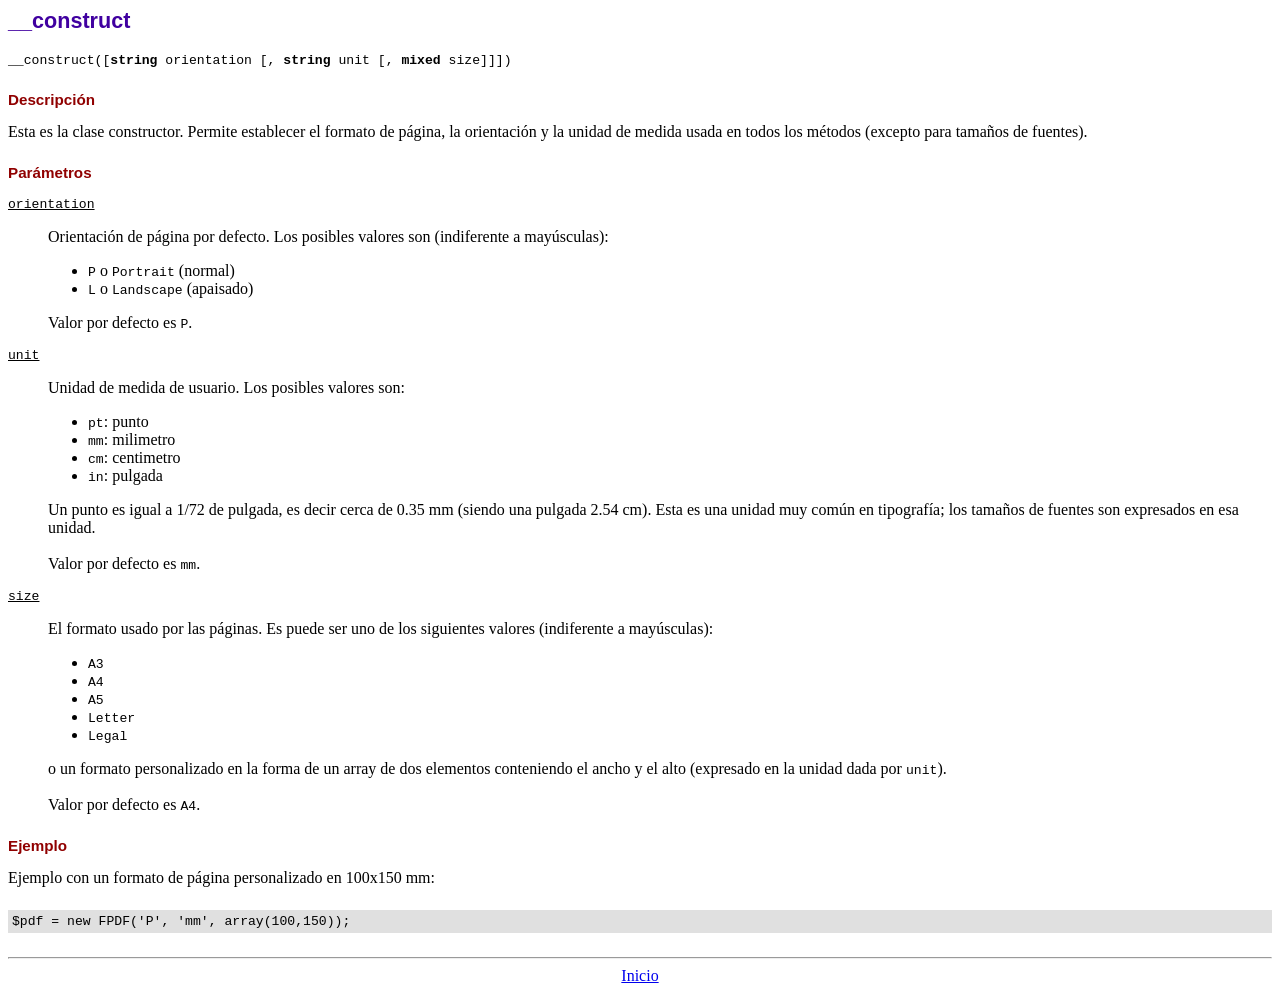
<file: docs/php/fpdf/doc/__construct.htm>
<!DOCTYPE html PUBLIC "-//W3C//DTD HTML 4.01 Transitional//EN">
<html>
<head>
<meta http-equiv="Content-Type" content="text/html; charset=UTF-8">
<title>__construct</title>
<link type="text/css" rel="stylesheet" href="../fpdf.css">
</head>
<body>
<h1>__construct</h1>
<code>__construct([<b>string</b> orientation [, <b>string</b> unit [, <b>mixed</b> size]]])</code>
<h2>Descripción</h2>
Esta es la clase constructor. Permite establecer el formato de página, la orientación y la unidad de medida usada en todos los métodos (excepto para tamaños de fuentes).
<h2>Parámetros</h2>
<dl class="param">
<dt><code>orientation</code></dt>
<dd>
Orientación de página por defecto. Los posibles valores son (indiferente a mayúsculas):
<ul>
<li><code>P</code> o <code>Portrait</code> (normal)
<li><code>L</code> o <code>Landscape</code> (apaisado)
</ul>
Valor por defecto es <code>P</code>.
</dd>
<dt><code>unit</code></dt>
<dd>
Unidad de medida de usuario. Los posibles valores son:
<ul>
<li><code>pt</code>: punto
<li><code>mm</code>: milimetro
<li><code>cm</code>: centimetro
<li><code>in</code>: pulgada
</ul>
Un punto es igual a 1/72 de pulgada, es decir cerca de 0.35 mm (siendo una pulgada 2.54 cm). Esta es una unidad muy común en tipografía; los tamaños de fuentes son expresados en esa unidad.
<br>
<br>
Valor por defecto es <code>mm</code>.
</dd>
<dt><code>size</code></dt>
<dd>
El formato usado por las páginas. Es puede ser uno de los siguientes valores (indiferente a mayúsculas):
<ul>
<li><code>A3</code>
<li><code>A4</code>
<li><code>A5</code>
<li><code>Letter</code>
<li><code>Legal</code>
</ul>
o un formato personalizado en la forma de un array de dos elementos conteniendo el ancho y el alto (expresado en la unidad dada por <code>unit</code>).
<br>
<br>
Valor por defecto es <code>A4</code>.
</dd>
</dl>
<h2>Ejemplo</h2>
Ejemplo con un formato de página personalizado en 100x150 mm:
<div class="doc-source">
<pre><code>$pdf = new FPDF('P', 'mm', array(100,150));</code></pre>
</div>
<hr style="margin-top:1.5em">
<div style="text-align:center"><a href="index.htm">Inicio</a></div>
</body>
</html>
</file>
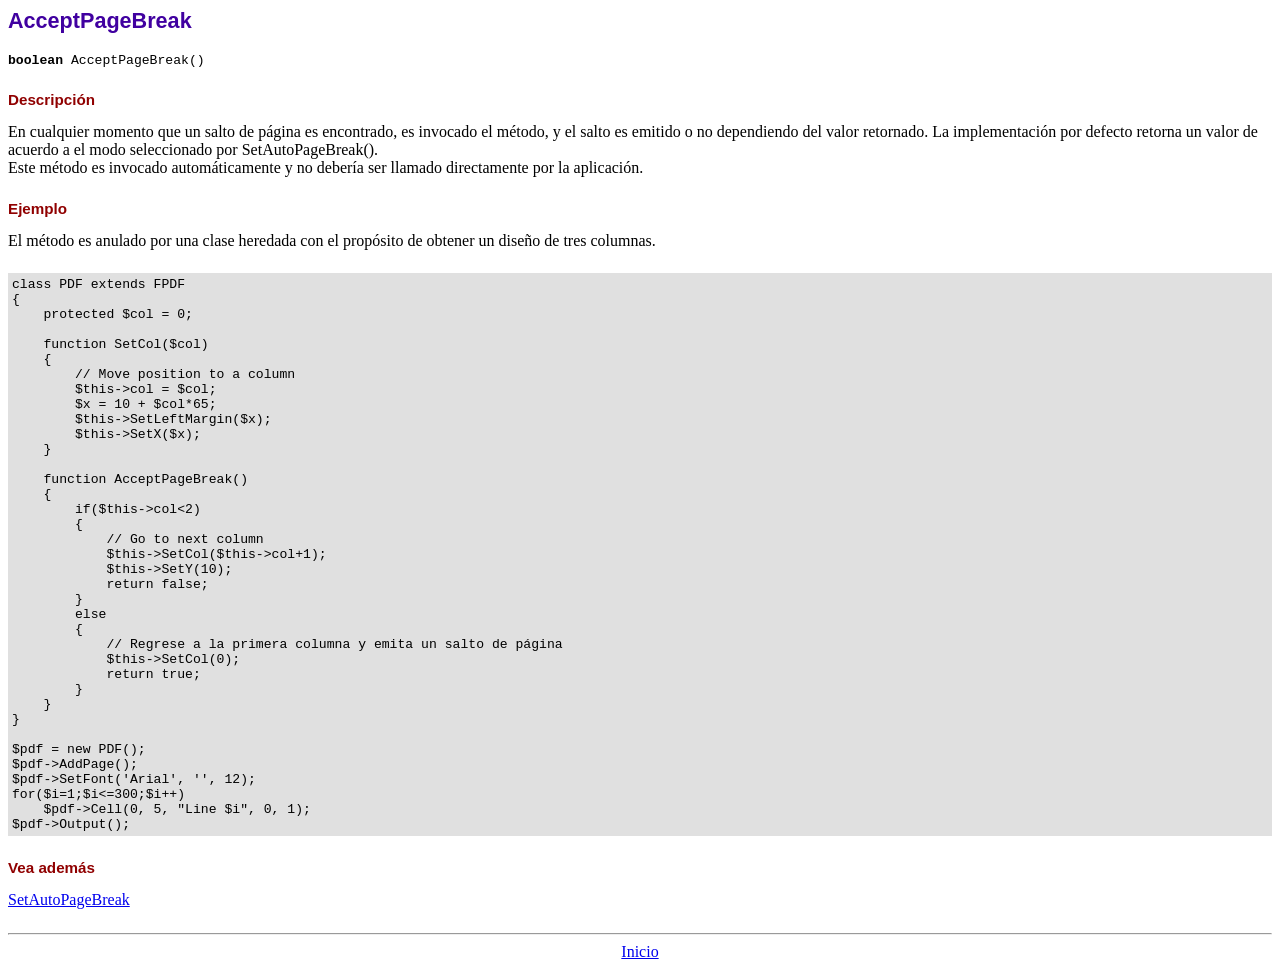
<file: docs/php/fpdf/doc/acceptpagebreak.htm>
<!DOCTYPE html PUBLIC "-//W3C//DTD HTML 4.01 Transitional//EN">
<html>
<head>
<meta http-equiv="Content-Type" content="text/html; charset=UTF-8">
<title>AcceptPageBreak</title>
<link type="text/css" rel="stylesheet" href="../fpdf.css">
</head>
<body>
<h1>AcceptPageBreak</h1>
<code><b>boolean</b> AcceptPageBreak()</code>
<h2>Descripción</h2>
En cualquier momento que un salto de página es encontrado, es invocado el método, y el salto es emitido o no dependiendo
del valor retornado. La implementación por defecto retorna un valor de acuerdo a el modo seleccionado por SetAutoPageBreak().
<br>
Este método es invocado automáticamente y no debería ser llamado directamente por la aplicación.
<h2>Ejemplo</h2>
El método es anulado por una clase heredada con el propósito de obtener un diseño de tres columnas.
<div class="doc-source">
<pre><code>class PDF extends FPDF
{
    protected $col = 0;

    function SetCol($col)
    {
        // Move position to a column
        $this-&gt;col = $col;
        $x = 10 + $col*65;
        $this-&gt;SetLeftMargin($x);
        $this-&gt;SetX($x);
    }

    function AcceptPageBreak()
    {
        if($this-&gt;col&lt;2)
        {
            // Go to next column
            $this-&gt;SetCol($this-&gt;col+1);
            $this-&gt;SetY(10);
            return false;
        }
        else
        {
            // Regrese a la primera columna y emita un salto de página
            $this-&gt;SetCol(0);
            return true;
        }
    }
}

$pdf = new PDF();
$pdf-&gt;AddPage();
$pdf-&gt;SetFont('Arial', '', 12);
for($i=1;$i&lt;=300;$i++)
    $pdf-&gt;Cell(0, 5, "Line $i", 0, 1);
$pdf-&gt;Output();</code></pre>
</div>
<h2>Vea además</h2>
<a href="setautopagebreak.htm">SetAutoPageBreak</a>
<hr style="margin-top:1.5em">
<div style="text-align:center"><a href="index.htm">Inicio</a></div>
</body>
</html>
</file>
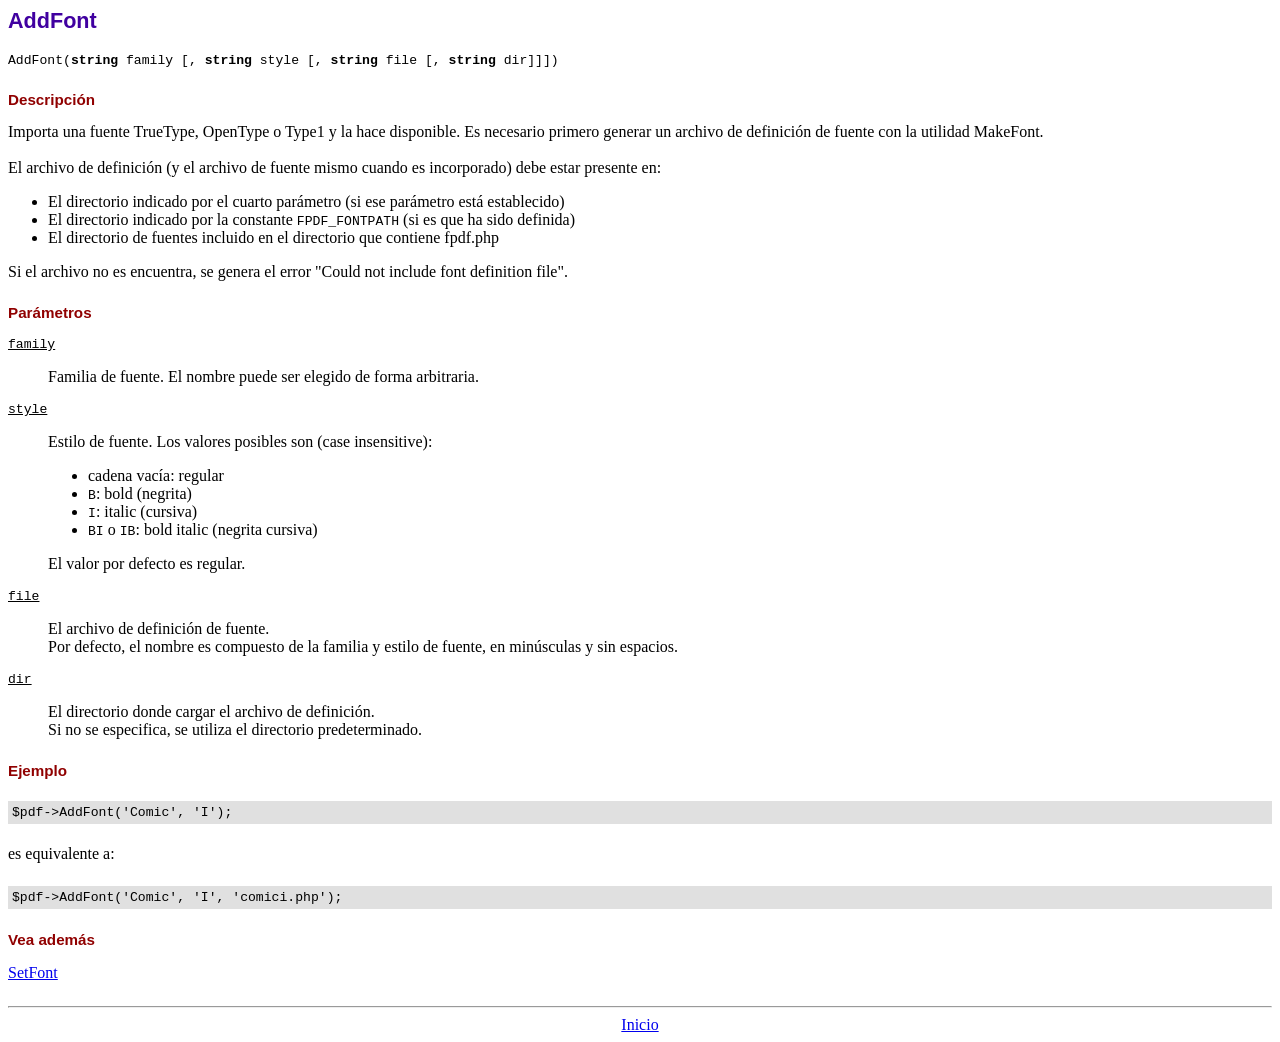
<file: docs/php/fpdf/doc/addfont.htm>
<!DOCTYPE html PUBLIC "-//W3C//DTD HTML 4.01 Transitional//EN">
<html>
<head>
<meta http-equiv="Content-Type" content="text/html; charset=UTF-8">
<title>AddFont</title>
<link type="text/css" rel="stylesheet" href="../fpdf.css">
</head>
<body>
<h1>AddFont</h1>
<code>AddFont(<b>string</b> family [, <b>string</b> style [, <b>string</b> file [, <b>string</b> dir]]])</code>
<h2>Descripción</h2>
Importa una fuente TrueType, OpenType o Type1 y la hace disponible. Es necesario primero generar
un archivo de definición de fuente con la utilidad MakeFont.
<br>
<br>
El archivo de definición (y el archivo de fuente mismo cuando es incorporado) debe estar presente en:
<ul>
<li>El directorio indicado por el cuarto parámetro (si ese parámetro está establecido)</li>
<li>El directorio indicado por la constante <code>FPDF_FONTPATH</code> (si es que ha sido definida)
<li>El directorio de fuentes incluido en el directorio que contiene fpdf.php
</ul>
Si el archivo no es encuentra, se genera el error "Could not include font definition file".
<h2>Parámetros</h2>
<dl class="param">
<dt><code>family</code></dt>
<dd>
Familia de fuente. El nombre puede ser elegido de forma arbitraria.
</dd>
<dt><code>style</code></dt>
<dd>
Estilo de fuente. Los valores posibles son (case insensitive):
<ul>
<li>cadena vacía: regular
<li><code>B</code>: bold (negrita)
<li><code>I</code>: italic (cursiva)
<li><code>BI</code> o <code>IB</code>: bold italic (negrita cursiva)
</ul>
El valor por defecto es regular.
</dd>
<dt><code>file</code></dt>
<dd>
El archivo de definición de fuente.
<br>
Por defecto, el nombre es compuesto de la familia y estilo de fuente, en minúsculas y sin espacios.
</dd>
<dt><code>dir</code></dt>
<dd>
El directorio donde cargar el archivo de definición.
<br>
Si no se especifica, se utiliza el directorio predeterminado.
</dd>
</dl>
<h2>Ejemplo</h2>
<div class="doc-source">
<pre><code>$pdf-&gt;AddFont('Comic', 'I');</code></pre>
</div>
es equivalente a:
<div class="doc-source">
<pre><code>$pdf-&gt;AddFont('Comic', 'I', 'comici.php');</code></pre>
</div>
<h2>Vea además</h2>
<a href="setfont.htm">SetFont</a>
<hr style="margin-top:1.5em">
<div style="text-align:center"><a href="index.htm">Inicio</a></div>
</body>
</html>
</file>
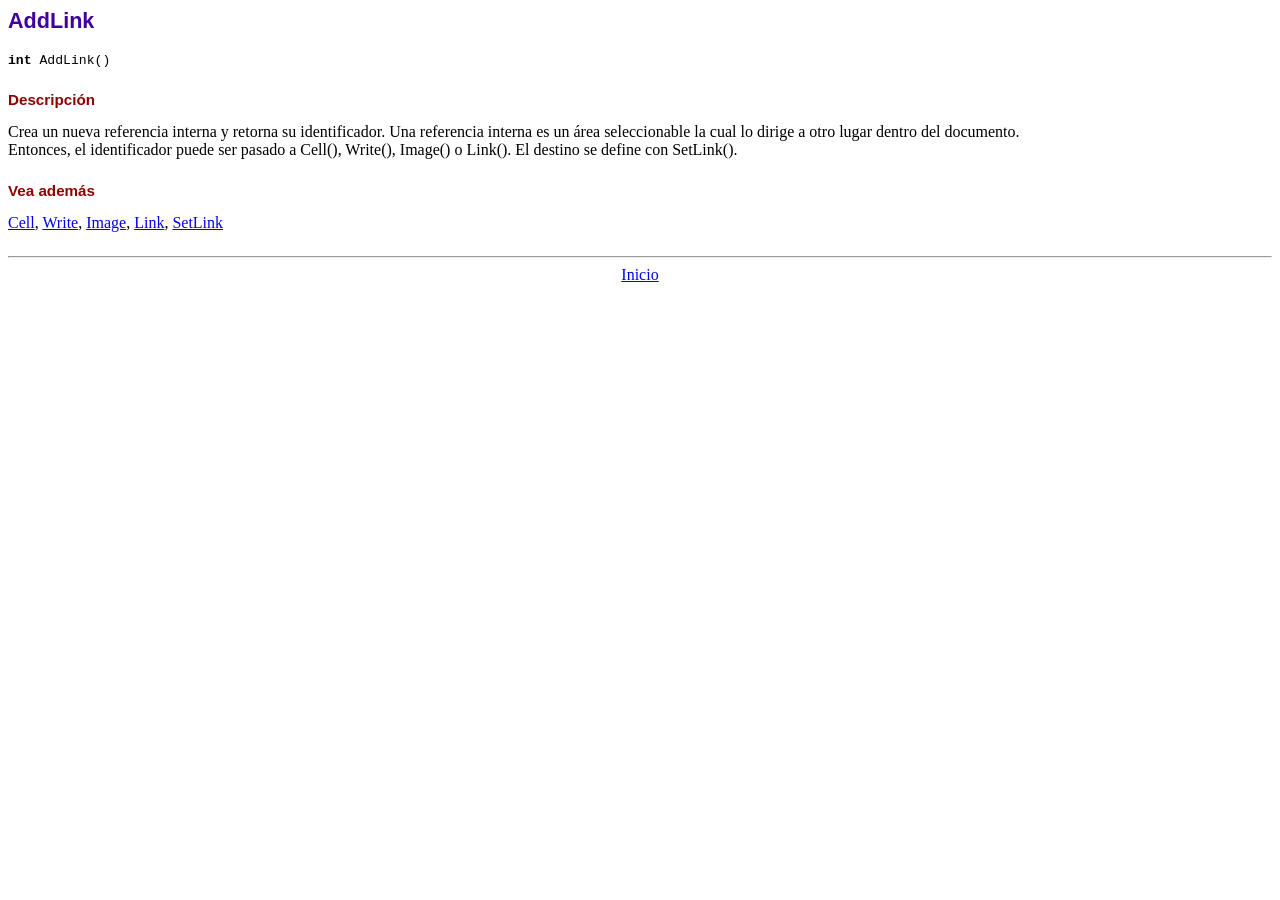
<file: docs/php/fpdf/doc/addlink.htm>
<!DOCTYPE html PUBLIC "-//W3C//DTD HTML 4.01 Transitional//EN">
<html>
<head>
<meta http-equiv="Content-Type" content="text/html; charset=UTF-8">
<title>AddLink</title>
<link type="text/css" rel="stylesheet" href="../fpdf.css">
</head>
<body>
<h1>AddLink</h1>
<code><b>int</b> AddLink()</code>
<h2>Descripción</h2>
Crea un nueva referencia interna y retorna su identificador. Una referencia interna es un área seleccionable la cual lo dirige a otro lugar dentro del documento.
<br>
Entonces, el identificador puede ser pasado a Cell(), Write(), Image() o Link(). El destino se define con SetLink().
<h2>Vea además</h2>
<a href="cell.htm">Cell</a>,
<a href="write.htm">Write</a>,
<a href="image.htm">Image</a>,
<a href="link.htm">Link</a>,
<a href="setlink.htm">SetLink</a>
<hr style="margin-top:1.5em">
<div style="text-align:center"><a href="index.htm">Inicio</a></div>
</body>
</html>
</file>
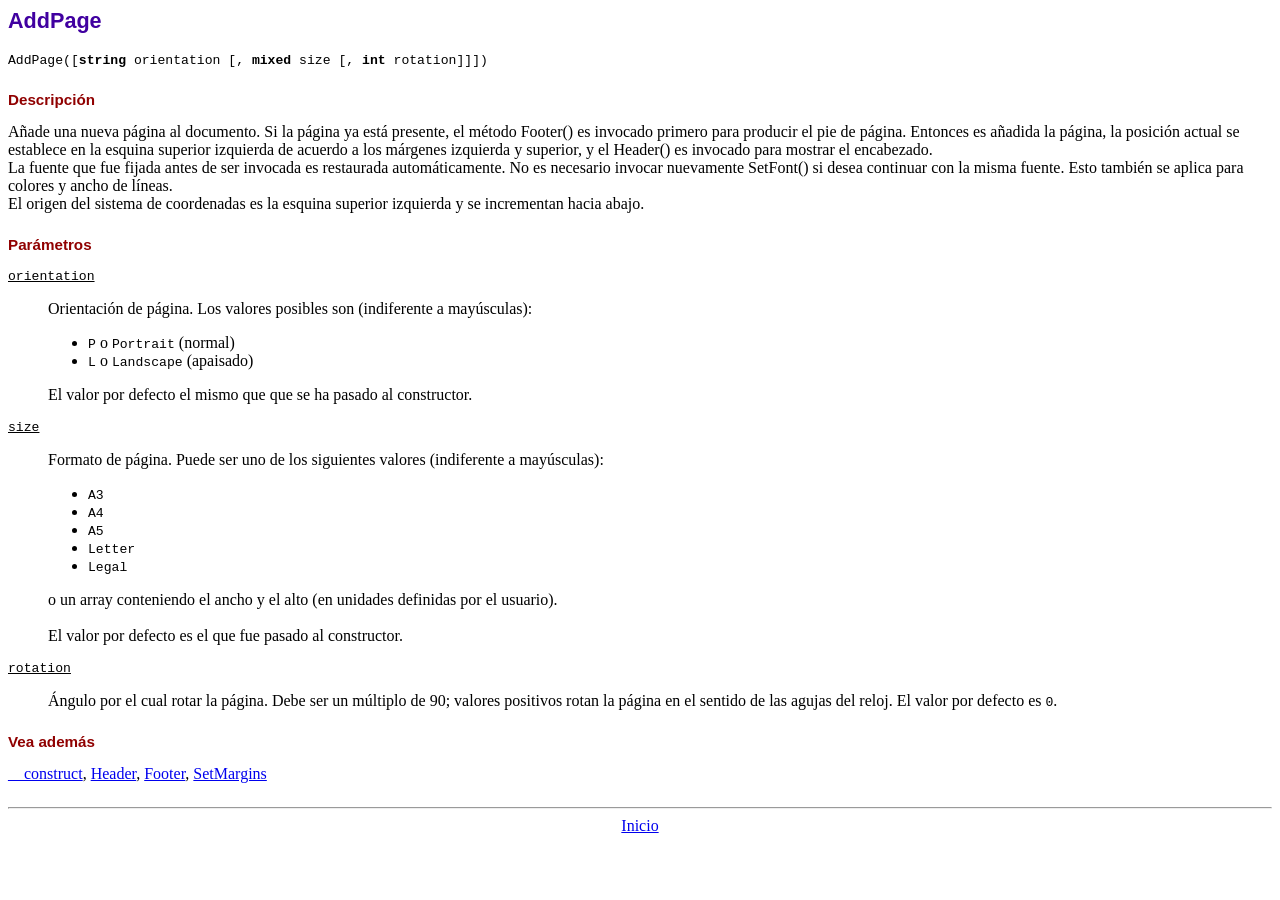
<file: docs/php/fpdf/doc/addpage.htm>
<!DOCTYPE html PUBLIC "-//W3C//DTD HTML 4.01 Transitional//EN">
<html>
<head>
<meta http-equiv="Content-Type" content="text/html; charset=UTF-8">
<title>AddPage</title>
<link type="text/css" rel="stylesheet" href="../fpdf.css">
</head>
<body>
<h1>AddPage</h1>
<code>AddPage([<b>string</b> orientation [, <b>mixed</b> size [, <b>int</b> rotation]]])</code>
<h2>Descripción</h2>
Añade una nueva página al documento. Si la página ya está presente, el método Footer() es invocado primero para producir
el pie de página. Entonces es añadida la página, la posición actual se establece en la esquina superior izquierda de
acuerdo a los márgenes izquierda y superior, y el Header() es invocado para mostrar el encabezado.<br>
La fuente que fue fijada antes de ser invocada es restaurada automáticamente. No es necesario invocar nuevamente SetFont()
si desea continuar con la misma fuente. Esto también se aplica para colores y ancho de líneas.<br>
El origen del sistema de coordenadas es la esquina superior izquierda y se incrementan  hacia abajo.
<h2>Parámetros</h2>
<dl class="param">
<dt><code>orientation</code></dt>
<dd>
Orientación de página. Los valores posibles son (indiferente a mayúsculas):
<ul>
<li><code>P</code> o <code>Portrait</code> (normal)</li>
<li><code>L</code> o <code>Landscape</code> (apaisado)</li>
</ul>
El valor por defecto el mismo que que se ha pasado al constructor.
</dd>
<dt><code>size</code></dt>
<dd>
Formato de página. Puede ser uno de los siguientes valores (indiferente a mayúsculas):
<ul>
<li><code>A3</code></li>
<li><code>A4</code></li>
<li><code>A5</code></li>
<li><code>Letter</code></li>
<li><code>Legal</code></li>
</ul>
o un array conteniendo el ancho y el alto (en unidades definidas por el usuario).<br>
<br>
El valor por defecto es el que fue pasado al constructor.
</dd>
<dt><code>rotation</code></dt>
<dd>
Ángulo por el cual rotar la página. Debe ser un múltiplo de 90; valores positivos rotan
la página en el sentido de las agujas del reloj. El valor por defecto es <code>0</code>.
</dd>
</dl>
<h2>Vea además</h2>
<a href="__construct.htm">__construct</a>,
<a href="header.htm">Header</a>,
<a href="footer.htm">Footer</a>,
<a href="setmargins.htm">SetMargins</a>
<hr style="margin-top:1.5em">
<div style="text-align:center"><a href="index.htm">Inicio</a></div>
</body>
</html>
</file>
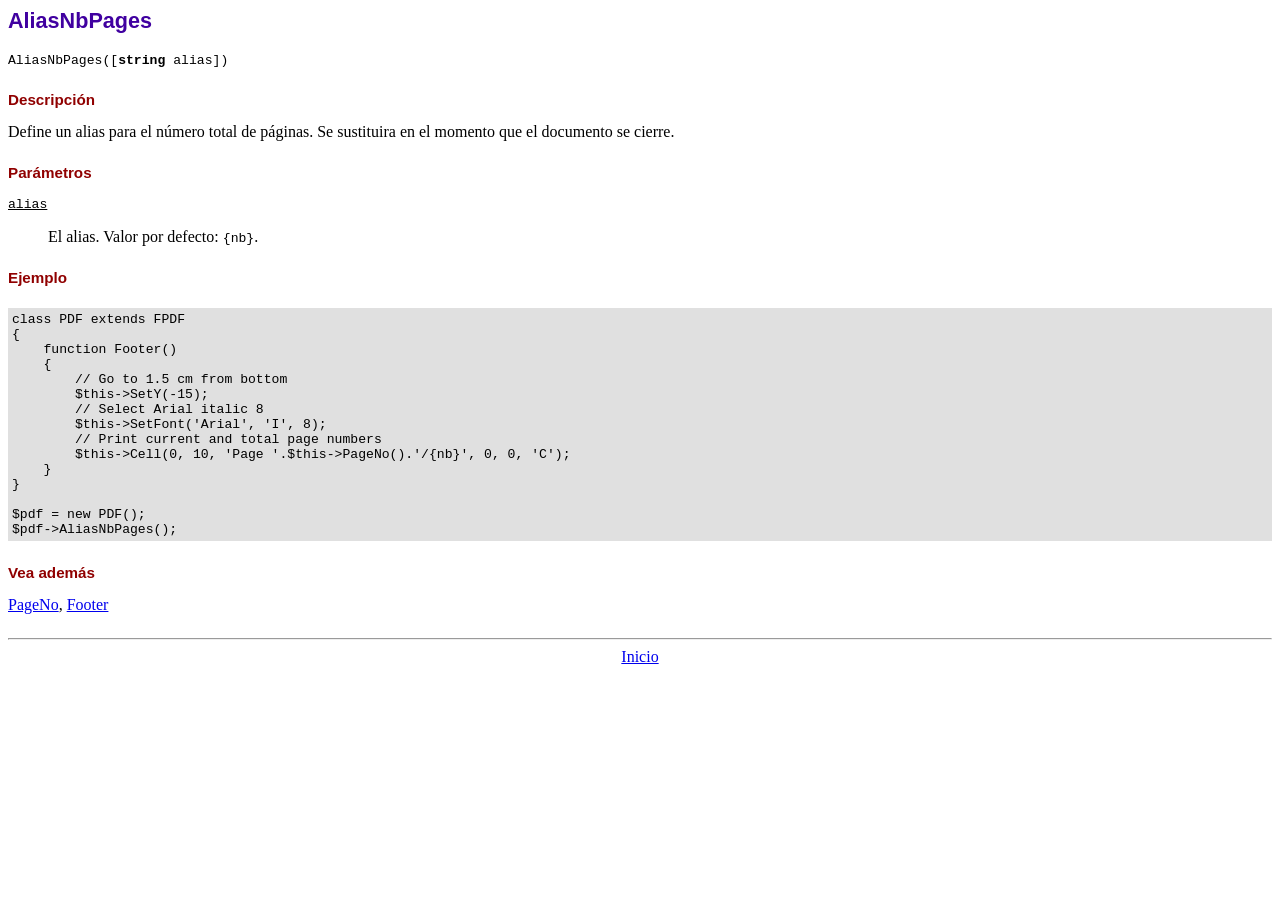
<file: docs/php/fpdf/doc/aliasnbpages.htm>
<!DOCTYPE html PUBLIC "-//W3C//DTD HTML 4.01 Transitional//EN">
<html>
<head>
<meta http-equiv="Content-Type" content="text/html; charset=UTF-8">
<title>AliasNbPages</title>
<link type="text/css" rel="stylesheet" href="../fpdf.css">
</head>
<body>
<h1>AliasNbPages</h1>
<code>AliasNbPages([<b>string</b> alias])</code>
<h2>Descripción</h2>
Define un alias para el número total de páginas. Se sustituira en el momento que el documento se cierre.
<h2>Parámetros</h2>
<dl class="param">
<dt><code>alias</code></dt>
<dd>
El alias. Valor por defecto: <code>{nb}</code>.
</dd>
</dl>
<h2>Ejemplo</h2>
<div class="doc-source">
<pre><code>class PDF extends FPDF
{
    function Footer()
    {
        // Go to 1.5 cm from bottom
        $this-&gt;SetY(-15);
        // Select Arial italic 8
        $this-&gt;SetFont('Arial', 'I', 8);
        // Print current and total page numbers
        $this-&gt;Cell(0, 10, 'Page '.$this-&gt;PageNo().'/{nb}', 0, 0, 'C');
    }
}

$pdf = new PDF();
$pdf-&gt;AliasNbPages();</code></pre>
</div>
<h2>Vea además</h2>
<a href="pageno.htm">PageNo</a>,
<a href="footer.htm">Footer</a>
<hr style="margin-top:1.5em">
<div style="text-align:center"><a href="index.htm">Inicio</a></div>
</body>
</html>
</file>
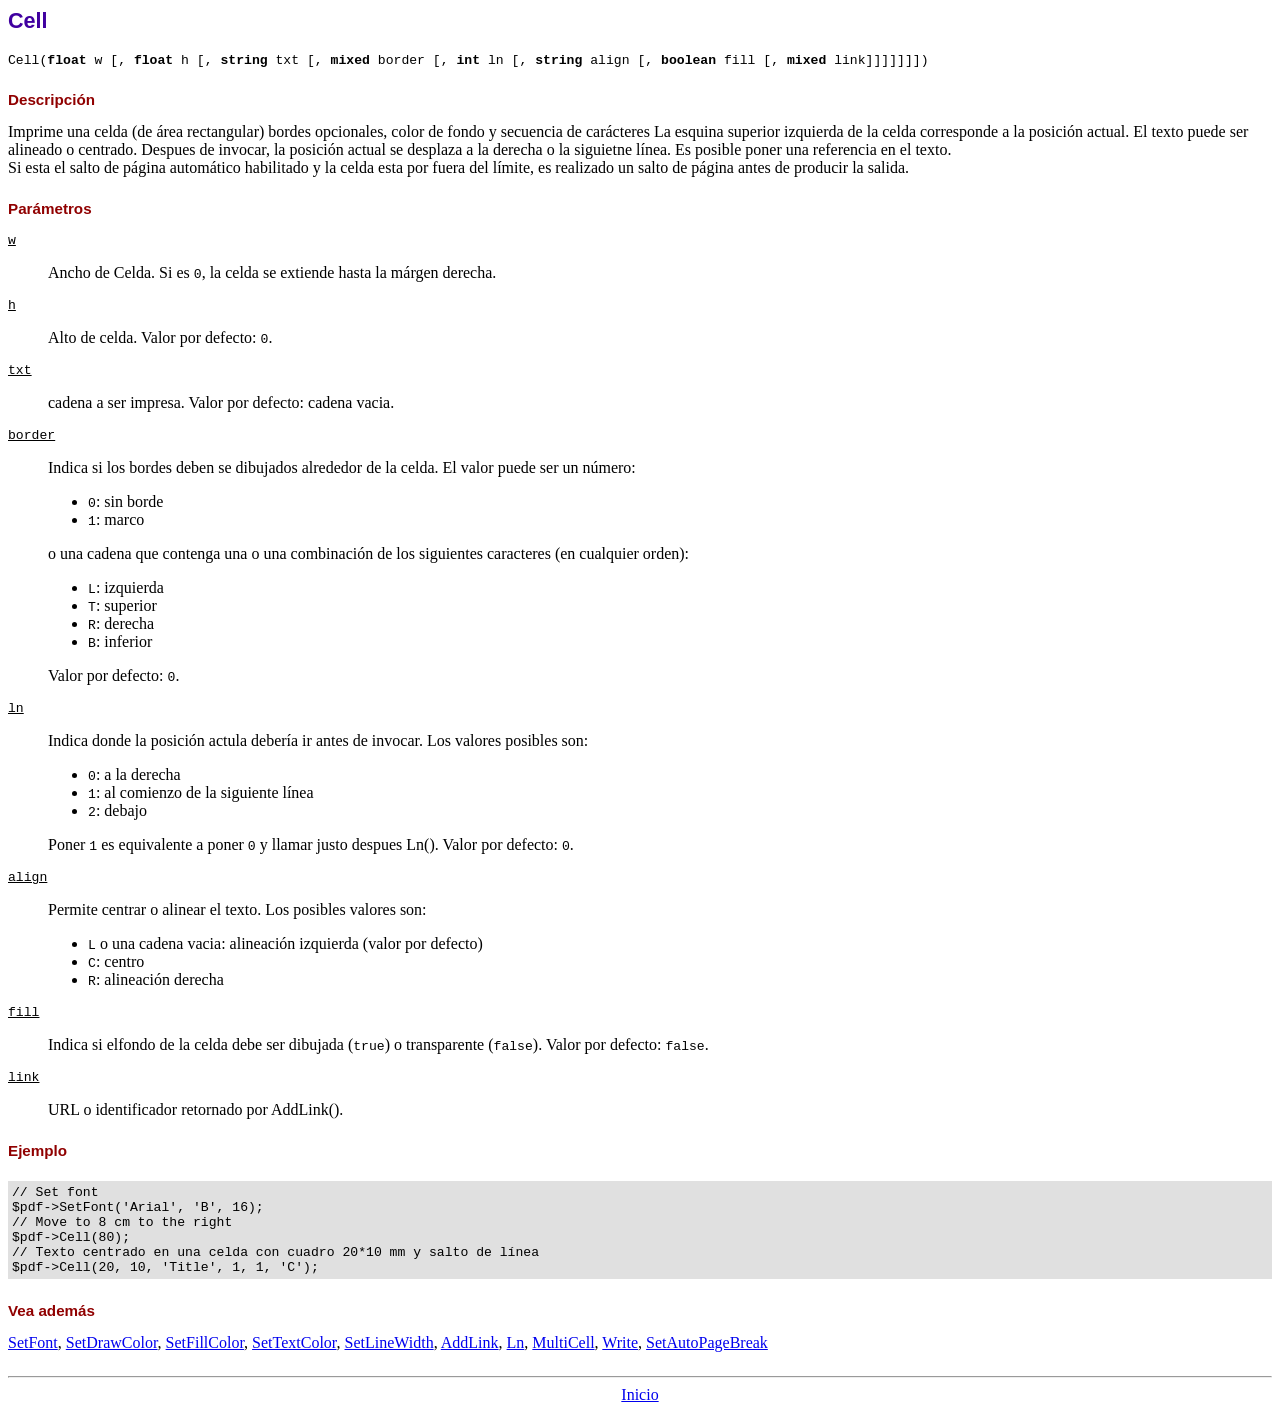
<file: docs/php/fpdf/doc/cell.htm>
<!DOCTYPE html PUBLIC "-//W3C//DTD HTML 4.01 Transitional//EN">
<html>
<head>
<meta http-equiv="Content-Type" content="text/html; charset=UTF-8">
<title>Cell</title>
<link type="text/css" rel="stylesheet" href="../fpdf.css">
</head>
<body>
<h1>Cell</h1>
<code>Cell(<b>float</b> w [, <b>float</b> h [, <b>string</b> txt [, <b>mixed</b> border [, <b>int</b> ln [, <b>string</b> align [, <b>boolean</b> fill [, <b>mixed</b> link]]]]]]])</code>
<h2>Descripción</h2>
Imprime una celda (de área rectangular) bordes opcionales, color de fondo y secuencia de carácteres
La esquina superior izquierda de la celda corresponde a la posición actual. El texto puede ser alineado o centrado. Despues de invocar, la posición actual se desplaza a la derecha o la siguietne línea. Es posible poner una referencia en el texto.
<br>
Si esta el salto de página automático habilitado y la celda esta por fuera del límite, es realizado un salto de página antes de producir la salida.
<h2>Parámetros</h2>
<dl class="param">
<dt><code>w</code></dt>
<dd>
Ancho de Celda. Si es <code>0</code>, la celda se extiende hasta la márgen derecha.
</dd>
<dt><code>h</code></dt>
<dd>
Alto de celda.
Valor por defecto: <code>0</code>.
</dd>
<dt><code>txt</code></dt>
<dd>
cadena a ser impresa.
Valor por defecto: cadena vacia.
</dd>
<dt><code>border</code></dt>
<dd>
Indica si los bordes deben se dibujados alrededor de la celda. El valor puede ser un número:
<ul>
<li><code>0</code>: sin borde</li>
<li><code>1</code>: marco</li>
</ul>
o una cadena que contenga una o una combinación de los siguientes caracteres (en cualquier orden):
<ul>
<li><code>L</code>: izquierda</li>
<li><code>T</code>: superior</li>
<li><code>R</code>: derecha</li>
<li><code>B</code>: inferior</li>
</ul>
Valor por defecto: <code>0</code>.
</dd>
<dt><code>ln</code></dt>
<dd>
Indica donde la posición actula debería ir antes de invocar. Los valores posibles son:
<ul>
<li><code>0</code>: a la derecha</li>
<li><code>1</code>: al comienzo de la siguiente línea</li>
<li><code>2</code>: debajo</li>
</ul>
Poner <code>1</code> es equivalente a poner <code>0</code> y llamar justo despues Ln().
Valor por defecto: <code>0</code>.
</dd>
<dt><code>align</code></dt>
<dd>
Permite centrar o alinear el texto. Los posibles valores son:
<ul>
<li><code>L</code> o una cadena vacia: alineación izquierda (valor por defecto)</li>
<li><code>C</code>: centro</li>
<li><code>R</code>: alineación derecha</li>
</ul>
</dd>
<dt><code>fill</code></dt>
<dd>
Indica si elfondo de la celda debe ser dibujada (<code>true</code>) o transparente (<code>false</code>).
Valor por defecto: <code>false</code>.
</dd>
<dt><code>link</code></dt>
<dd>
URL o identificador retornado por AddLink().
</dd>
</dl>
<h2>Ejemplo</h2>
<div class="doc-source">
<pre><code>// Set font
$pdf-&gt;SetFont('Arial', 'B', 16);
// Move to 8 cm to the right
$pdf-&gt;Cell(80);
// Texto centrado en una celda con cuadro 20*10 mm y salto de línea
$pdf-&gt;Cell(20, 10, 'Title', 1, 1, 'C');</code></pre>
</div>
<h2>Vea además</h2>
<a href="setfont.htm">SetFont</a>,
<a href="setdrawcolor.htm">SetDrawColor</a>,
<a href="setfillcolor.htm">SetFillColor</a>,
<a href="settextcolor.htm">SetTextColor</a>,
<a href="setlinewidth.htm">SetLineWidth</a>,
<a href="addlink.htm">AddLink</a>,
<a href="ln.htm">Ln</a>,
<a href="multicell.htm">MultiCell</a>,
<a href="write.htm">Write</a>,
<a href="setautopagebreak.htm">SetAutoPageBreak</a>
<hr style="margin-top:1.5em">
<div style="text-align:center"><a href="index.htm">Inicio</a></div>
</body>
</html>
</file>
<file: docs/css/style.css>
/* ============================================================
   ESCOM — Sistema de Registro de Alumnos de Nuevo Ingreso
   Estilos Globales
   U.A. Tecnologías para el Desarrollo de Aplicaciones Web
   ============================================================ */

/* ---------- Variables de color institucional ---------- */
:root {
    /* Paleta principal — Manual de Diseño Web IPN 2025-26 */
    --ipn-guinda: #750946;
    /* Principal IPN (#750946 R117 G9 B70)  */
    --ipn-guinda-dk: #5b1237;
    /* Oscuro secundario (#5b1237 R91 G18 B55) */
    --ipn-guinda-lt: #721e45;
    /* Claro secundario (#721e45 R114 G30 B69) */
    --ipn-gris: #636569;
    /* Gris institucional (#636569 R99 G101 B105) */
    /* Paleta secundaria de apoyo */
    --ipn-gold: #ddc9a3;
    /* Neutro cálido secundario (#ddc9a3) */
    --ipn-gold-lt: #f7f0f3;
    /* Fondo claro suave (#f7f0f3) */
    --escom-blue: #343254;
    /* Azul marino (#343254 R52 G50 B84) */
    --escom-blue-lt: #8a98c7;
    /* Azul claro (#8a98c7 R138 G152 B199) */
    --neutral-light: #f5f5f5;
    --neutral-mid: #e0e0e0;
    --text-dark: #000000;
    --text-mid: #636569;
    --white: #ffffff;
    --shadow-card: 0 4px 18px rgba(0, 0, 0, 0.10);
    --transition: all 0.3s ease;
}

/* ---------- Reset y base ---------- */
*,
*::before,
*::after {
    box-sizing: border-box;
}

html {
    scroll-behavior: smooth;
}

body {
    font-family: 'Noto Sans', 'Georgia', sans-serif;
    background-color: var(--neutral-light);
    color: var(--text-dark);
    margin: 0;
    padding: 0;
    display: flex;
    flex-direction: column;
    min-height: 100vh;
}

main {
    flex: 1;
}

h1,
h2,
h3,
h4,
h5,
h6 {
    font-family: 'Montserrat',sans-serif;
    color: var(--ipn-guinda);
}

a {
    text-decoration: none;
    color: inherit;
}

/* ============================================================
   NAVBAR
   ============================================================ */
.navbar-institucional {
    background-color: var(--ipn-guinda-dk);
    border-bottom: 3px solid var(--ipn-gold);
    padding: 0;
}

/* Banda superior institucional */
.navbar-banda-superior {
    background-color: var(--ipn-guinda);
    padding: 6px 0;
    border-bottom: 1px solid var(--ipn-guinda-lt);
}

.navbar-banda-superior .text-institucional {
    font-family: 'Montserrat', sans-serif;
    font-size: 0.72rem;
    color: var(--ipn-gold-lt);
    letter-spacing: 0.06em;
    text-transform: uppercase;
}

/* Bloque de logos */
.navbar-logos-block {
    background-color: var(--ipn-guinda-dk);
    padding: 10px 20px;
}

.navbar-logo-img {
    height: 54px;
    width: auto;
    object-fit: contain;
    filter: brightness(1.1);
    transition: var(--transition);
}

.navbar-logo-img:hover {
    filter: brightness(1.3);
}

.navbar-logo-divider {
    width: 1px;
    height: 44px;
    background-color: var(--ipn-gold);
    opacity: 0.5;
    margin: 0 14px;
}

.navbar-titulo {
    font-family: 'Montserrat', sans-serif;
    font-size: 1rem;
    font-weight: 700;
    color: var(--white);
    line-height: 1.25;
}

.navbar-subtitulo {
    font-family: 'Noto Sans', sans-serif;
    font-size: 0.75rem;
    color: var(--ipn-gold-lt);
    letter-spacing: 0.04em;
}

/* Barra de navegación */
.navbar-nav-bar {
    background-color: var(--escom-blue);
    border-top: 2px solid var(--ipn-gold);
}

.navbar-nav-bar .nav-link {
    font-family: 'Noto Sans', sans-serif;
    font-size: 0.9rem;
    font-weight: 600;
    color: var(--white) !important;
    padding: 12px 22px !important;
    letter-spacing: 0.03em;
    text-transform: capitalize;
    transition: var(--transition);
    position: relative;
}

.navbar-nav-bar .nav-link::after {
    content: '';
    position: absolute;
    bottom: 0;
    left: 50%;
    transform: translateX(-50%);
    width: 0;
    height: 3px;
    background-color: var(--ipn-gold);
    transition: var(--transition);
}

.navbar-nav-bar .nav-link:hover::after,
.navbar-nav-bar .nav-link.active::after {
    width: 80%;
}

.navbar-nav-bar .nav-link:hover,
.navbar-nav-bar .nav-link.active {
    background-color: rgba(255, 255, 255, 0.08);
    color: var(--ipn-gold-lt) !important;
}

.navbar-toggler {
    border-color: var(--ipn-gold) !important;
}

.navbar-toggler-icon {
    filter: invert(1);
}

/* ============================================================
HERO SLIDER / CAROUSEL
============================================================ */
#carouselEscom {
    border-bottom: 4px solid var(--ipn-gold);
        position: relative;

}

.carousel-inner {
    position: relative;
    z-index: 1;
}

.carousel-control-prev,
.carousel-control-next {
    position: absolute;
    top: 0;
    bottom: 0;
    z-index: 99999;
}

.carousel-item {
    position: relative;
    height: 480px;
    overflow: hidden;
}

.carousel-item img {
    width: 100%;
    height: 480px;
    object-fit: cover;
    filter: brightness(0.75) saturate(0.6);
}

/* Overlay institucional ligero — manual IPN: imágenes de bajo contraste */
.carousel-item::before {
    content: '';
    position: absolute;
    inset: 0;
    background: linear-gradient(135deg,
            rgba(117, 9, 70, 0.30) 0%,
            rgba(52, 50, 84, 0.22) 100%);
    z-index: 1;
    pointer-events: none;
    /* <-- el overlay ya no bloquea los clics */
}

.carousel-caption {
    z-index: 3;
    bottom: 0;
    top: 0;
    left: 0;
    right: 0;
    display: flex !important;
    flex-direction: column;
    justify-content: center;
    align-items: flex-start;
    padding: 40px 80px;
    text-align: left;
}


.carousel-caption .badge-categoria {
    display: inline-block;
    background-color: var(--ipn-gold);
    color: var(--ipn-guinda-dk);
    font-family: 'Noto Sans', sans-serif;
    font-size: 0.70rem;
    font-weight: 700;
    letter-spacing: 0.10em;
    text-transform: uppercase;
    padding: 4px 14px;
    margin-bottom: 14px;
    border-radius: 2px;
}

.carousel-caption h2 {
    font-family: 'Montserrat', sans-serif;
    font-size: 2.2rem;
    font-weight: 800;
    color: var(--white);
    line-height: 1.2;
    max-width: 640px;
    margin-bottom: 12px;
    text-shadow: 0 2px 8px rgba(0, 0, 0, 0.5);
}

.carousel-caption p {
    font-family: 'Noto Sans', sans-serif;
    font-size: 1rem;
    color: rgba(255, 255, 255, 0.88);
    max-width: 520px;
    line-height: 1.6;
    margin-bottom: 22px;
}

.carousel-caption .btn-slider {
    position: relative;
    z-index: 4;
    display: inline-block;
    background-color: var(--ipn-guinda);
    color: var(--white);
    font-family: 'Noto Sans', sans-serif;
    font-weight: 700;
    font-size: 0.82rem;
    letter-spacing: 0.06em;
    text-transform: uppercase;
    padding: 10px 28px;
    border: 2px solid var(--white);
    border-radius: 2px;
    cursor: pointer;
    transition: var(--transition);
    text-decoration: none;
}

.carousel-caption .btn-slider:hover {
    background-color: var(--white);
    color: var(--ipn-guinda);
    transform: translateY(-2px);
    box-shadow: 0 6px 20px rgba(0, 0, 0, 0.25);
}

.carousel-control-prev,
.carousel-control-next {
    width: 8%;
    opacity: 0.9;
    z-index: 9999;
}

.carousel-control-prev-icon,
.carousel-control-next-icon {
    width: 3rem;
    height: 3rem;
}

.carousel-indicators {
    z-index: 9999  ; /* por encima del caption */
}

.carousel-indicators [data-bs-target] {
    width: 30px;
    height: 3px;
    background-color: var(--white);
    border-radius: 0;
    opacity: 0.5;
    border: none;
}

.carousel-indicators .active {
    opacity: 1;
    background-color: var(--ipn-gold);
}

/* ============================================================
   SECCIÓN DE BIENVENIDA (bajo el slider)
   ============================================================ */
.seccion-bienvenida {
    background-color: var(--white);
    border-bottom: 3px solid var(--neutral-mid);
    padding: 60px 0;
}

.bienvenida-linea-decorativa {
    width: 60px;
    height: 4px;
    background: linear-gradient(90deg, var(--ipn-guinda), var(--ipn-gold));
    margin: 0 auto 20px;
    border-radius: 2px;
}

.bienvenida-titulo {
    font-family: 'Montserrat', sans-serif;
    font-size: 1.85rem;
    color: var(--ipn-guinda);
    margin-bottom: 16px;
}

.bienvenida-texto {
    font-family: 'Noto Sans', sans-serif;
    font-size: 1rem;
    color: var(--text-mid);
    line-height: 1.75;
    max-width: 700px;
    margin: 0 auto;
}

/* Tarjetas de acceso rápido */
.card-acceso {
    border: none;
    border-top: 4px solid var(--ipn-guinda);
    border-radius: 4px;
    background-color: var(--white);
    box-shadow: var(--shadow-card);
    transition: var(--transition);
    text-align: center;
    padding: 30px 20px;
    height: 100%;
}

.card-acceso:hover {
    transform: translateY(-5px);
    box-shadow: 0 8px 28px rgba(0, 0, 0, 0.18);
    border-top-color: var(--ipn-gold);
}

.card-acceso .icono-acceso {
    font-size: 2.2rem;
    color: var(--ipn-guinda);
    margin-bottom: 14px;
    display: block;
}

.card-acceso h5 {
    font-family: 'Montserrat', sans-serif;
    font-size: 1.1rem;
    color: var(--ipn-guinda);
    margin-bottom: 10px;
}

.card-acceso p {
    font-size: 0.88rem;
    color: var(--text-mid);
    line-height: 1.6;
    margin-bottom: 18px;
}

.btn-card-acceso {
    background-color: var(--ipn-guinda);
    color: var(--white);
    font-family: 'Noto Sans', sans-serif;
    font-size: 0.80rem;
    font-weight: 600;
    letter-spacing: 0.05em;
    text-transform: uppercase;
    padding: 8px 20px;
    border: none;
    border-radius: 2px;
    transition: var(--transition);
    display: inline-block;
}

.btn-card-acceso:hover {
    background-color: var(--escom-blue);
    color: var(--white);
}

/* ============================================================
   SECCIÓN DE AVISOS / CONVOCATORIA
   ============================================================ */
.seccion-avisos {
    background-color: var(--neutral-light);
    padding: 60px 0;
}

.seccion-avisos .aviso-card {
    background-color: var(--white);
    border-left: 5px solid var(--ipn-guinda);
    border-radius: 2px;
    padding: 20px 24px;
    margin-bottom: 16px;
    box-shadow: 0 2px 10px rgba(0, 0, 0, 0.07);
    transition: var(--transition);
}

.seccion-avisos .aviso-card:hover {
    border-left-color: var(--ipn-gold);
    box-shadow: 0 4px 16px rgba(0, 0, 0, 0.12);
}

.aviso-fecha {
    font-size: 0.75rem;
    color: var(--ipn-gold);
    font-weight: 700;
    letter-spacing: 0.08em;
    text-transform: uppercase;
    margin-bottom: 4px;
}

.aviso-titulo {
    font-family: 'Montserrat', sans-serif;
    font-size: 1rem;
    color: var(--ipn-guinda);
    margin-bottom: 6px;
}

.aviso-desc {
    font-size: 0.875rem;
    color: var(--text-mid);
    line-height: 1.55;
    margin: 0;
}

/* Título de sección */
.titulo-seccion {
    font-family: 'Montserrat', sans-serif;
    font-size: 1.7rem;
    color: var(--ipn-guinda);
    margin-bottom: 8px;
}

.subtitulo-seccion {
    font-size: 0.9rem;
    color: var(--text-mid);
    margin-bottom: 36px;
}

.linea-seccion {
    width: 50px;
    height: 3px;
    background: linear-gradient(90deg, var(--ipn-guinda), var(--ipn-gold));
    margin-bottom: 10px;
    border-radius: 2px;
}

.btn-ipn{
    background-color: #fff;
    color: var(--ipn-guinda);
    border: 1px solid var(--ipn-guinda);
}

.btn-ipn:hover{
    background-color: var(--ipn-guinda);
    color: #fff;
}

/* ============================================================
   FOOTER
   ============================================================ */
footer.footer-institucional {
    background-color: var(--ipn-guinda-dk);
    border-top: 3px solid var(--ipn-gold);
    color: rgba(255, 255, 255, 0.80);
    padding: 48px 0 0;
    margin-top: auto;
}

.footer-logo-img {
    height: 48px;
    object-fit: contain;
    filter: brightness(1.2) grayscale(0.2);
    margin-bottom: 12px;
}

.footer-titulo-col {
    font-family: 'Montserrat', sans-serif;
    font-size: 0.95rem;
    color: var(--ipn-gold-lt);
    margin-bottom: 14px;
    letter-spacing: 0.04em;
    text-transform: uppercase;
}

.footer-texto {
    font-size: 0.82rem;
    line-height: 1.7;
    color: rgba(255, 255, 255, 0.70);
}

.footer-link-list {
    list-style: none;
    padding: 0;
    margin: 0;
}

.footer-link-list li {
    margin-bottom: 8px;
}

.footer-link-list a {
    font-size: 0.82rem;
    color: rgba(255, 255, 255, 0.70);
    transition: var(--transition);
}

.footer-link-list a:hover {
    color: var(--ipn-gold-lt);
    padding-left: 4px;
}

.footer-divider {
    border-color: rgba(255, 255, 255, 0.12);
    margin: 36px 0 0;
}

.footer-copy {
    background-color: var(--ipn-guinda);
    padding: 14px 0;
    font-size: 0.78rem;
    color: rgba(255, 255, 255, 0.55);
    text-align: center;
}

.footer-copy span {
    color: var(--ipn-gold-lt);
}

/* ============================================================
   BOTONES GLOBALES
   ============================================================ */
.btn-institucional {
    background-color: var(--ipn-guinda);
    color: var(--white);
    font-family: 'Noto Sans', sans-serif;
    font-weight: 600;
    font-size: 0.85rem;
    letter-spacing: 0.05em;
    text-transform: uppercase;
    padding: 10px 28px;
    border: 2px solid var(--ipn-guinda);
    border-radius: 2px;
    transition: var(--transition);
}

.btn-institucional:hover {
    background-color: transparent;
    color: var(--ipn-guinda);
}

.btn-institucional-outline {
    background-color: transparent;
    color: var(--ipn-guinda);
    font-family: 'Noto Sans', sans-serif;
    font-weight: 600;
    font-size: 0.85rem;
    letter-spacing: 0.05em;
    text-transform: uppercase;
    padding: 10px 28px;
    border: 2px solid var(--ipn-guinda);
    border-radius: 2px;
    transition: var(--transition);
}

.btn-institucional-outline:hover {
    background-color: var(--ipn-guinda);
    color: var(--white);
}

/* ============================================================
   UTILIDADES
   ============================================================ */
.text-guinda {
    color: var(--ipn-guinda) !important;
}

.text-gold {
    color: var(--ipn-gold) !important;
}

.text-escom {
    color: var(--escom-blue) !important;
}

.bg-guinda {
    background-color: var(--ipn-guinda) !important;
}

.bg-escom {
    background-color: var(--escom-blue) !important;
}

/* ============================================================
   RESPONSIVE
   ============================================================ */
@media (max-width: 768px) {

    .carousel-item,
    .carousel-item img {
        height: 320px;
    }

    .carousel-caption {
        padding: 24px 30px;
    }

    .carousel-caption h2 {
        font-size: 1.45rem;
    }

    .carousel-caption p {
        font-size: 0.85rem;
    }

    .navbar-titulo {
        font-size: 0.85rem;
    }

    .navbar-logo-img {
        height: 40px;
    }

    .bienvenida-titulo {
        font-size: 1.4rem;
    }
}

@media (max-width: 576px) {

    .carousel-item,
    .carousel-item img {
        height: 260px;
    }

    .carousel-caption h2 {
        font-size: 1.2rem;
    }

    .carousel-caption .badge-categoria,
    .carousel-caption p {
        display: none;
    }

    .navbar-banda-superior .text-institucional {
        font-size: 0.62rem;
    }
}
/* ============================================================
   Componentes Adicionales para Secciones Operativas
   ============================================================ */
.ticket-examen {
    border-left: 6px solid var(--escom-blue);
    background-color: #fcfcfc;
    border-radius: 8px;
}
.ticket-label {
    font-size: 0.85rem;
    color: var(--text-mid);
    text-transform: uppercase;
    letter-spacing: 0.05em;
    margin-bottom: 2px;
}
.ticket-data {
    font-family: 'Montserrat', sans-serif;
    font-size: 1.25rem;
    font-weight: 700;
    color: var(--ipn-guinda);
    margin-bottom: 15px;
}
</file>
<file: docs/php/fpdf/fpdf.css>
body {font-family:"Times New Roman",serif}
h1 {font:bold 135% Arial,sans-serif; color:#4000A0; margin-bottom:0.9em}
h2 {font:bold 95% Arial,sans-serif; color:#900000; margin-top:1.5em; margin-bottom:1em}
dl.param dt {text-decoration:underline}
dl.param dd {margin-top:1em; margin-bottom:1em}
dl.param ul {margin-top:1em; margin-bottom:1em}
tt, code, kbd {font-family:"Courier New",Courier,monospace; font-size:82%}
div.source {margin-top:1.4em; margin-bottom:1.3em}
div.source pre {display:table; border:1px solid #24246A; width:100%; margin:0em; font-family:inherit; font-size:100%}
div.source code {display:block; border:1px solid #C5C5EC; background-color:#F0F5FF; padding:6px; color:#000000}
div.doc-source {margin-top:1.4em; margin-bottom:1.3em}
div.doc-source pre {display:table; width:100%; margin:0em; font-family:inherit; font-size:100%}
div.doc-source code {display:block; background-color:#E0E0E0; padding:4px}
.kw {color:#000080; font-weight:bold}
.str {color:#CC0000}
.cmt {color:#008000}
p.demo {text-align:center; margin-top:-0.9em}
a.demo {text-decoration:none; font-weight:bold; color:#0000CC}
a.demo:link {text-decoration:none; font-weight:bold; color:#0000CC}
a.demo:hover {text-decoration:none; font-weight:bold; color:#0000FF}
a.demo:active {text-decoration:none; font-weight:bold; color:#0000FF}
</file>
